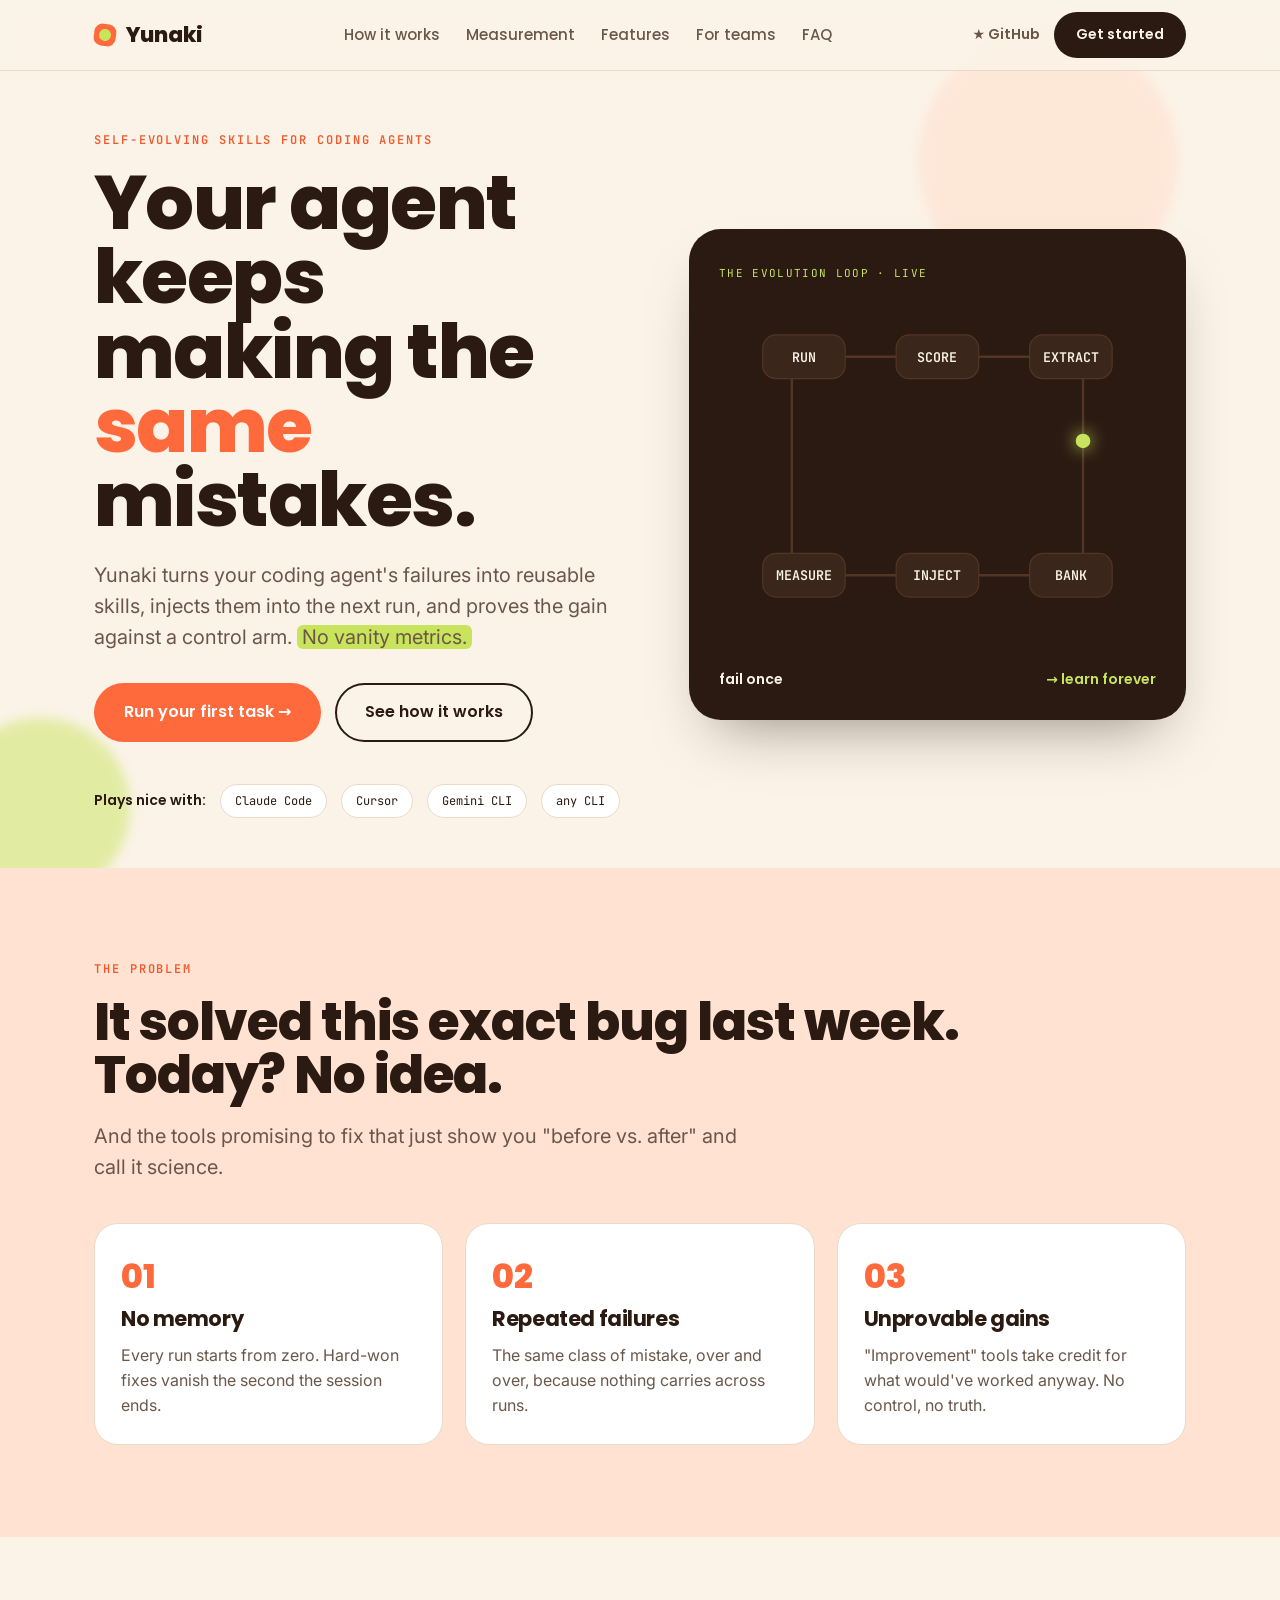
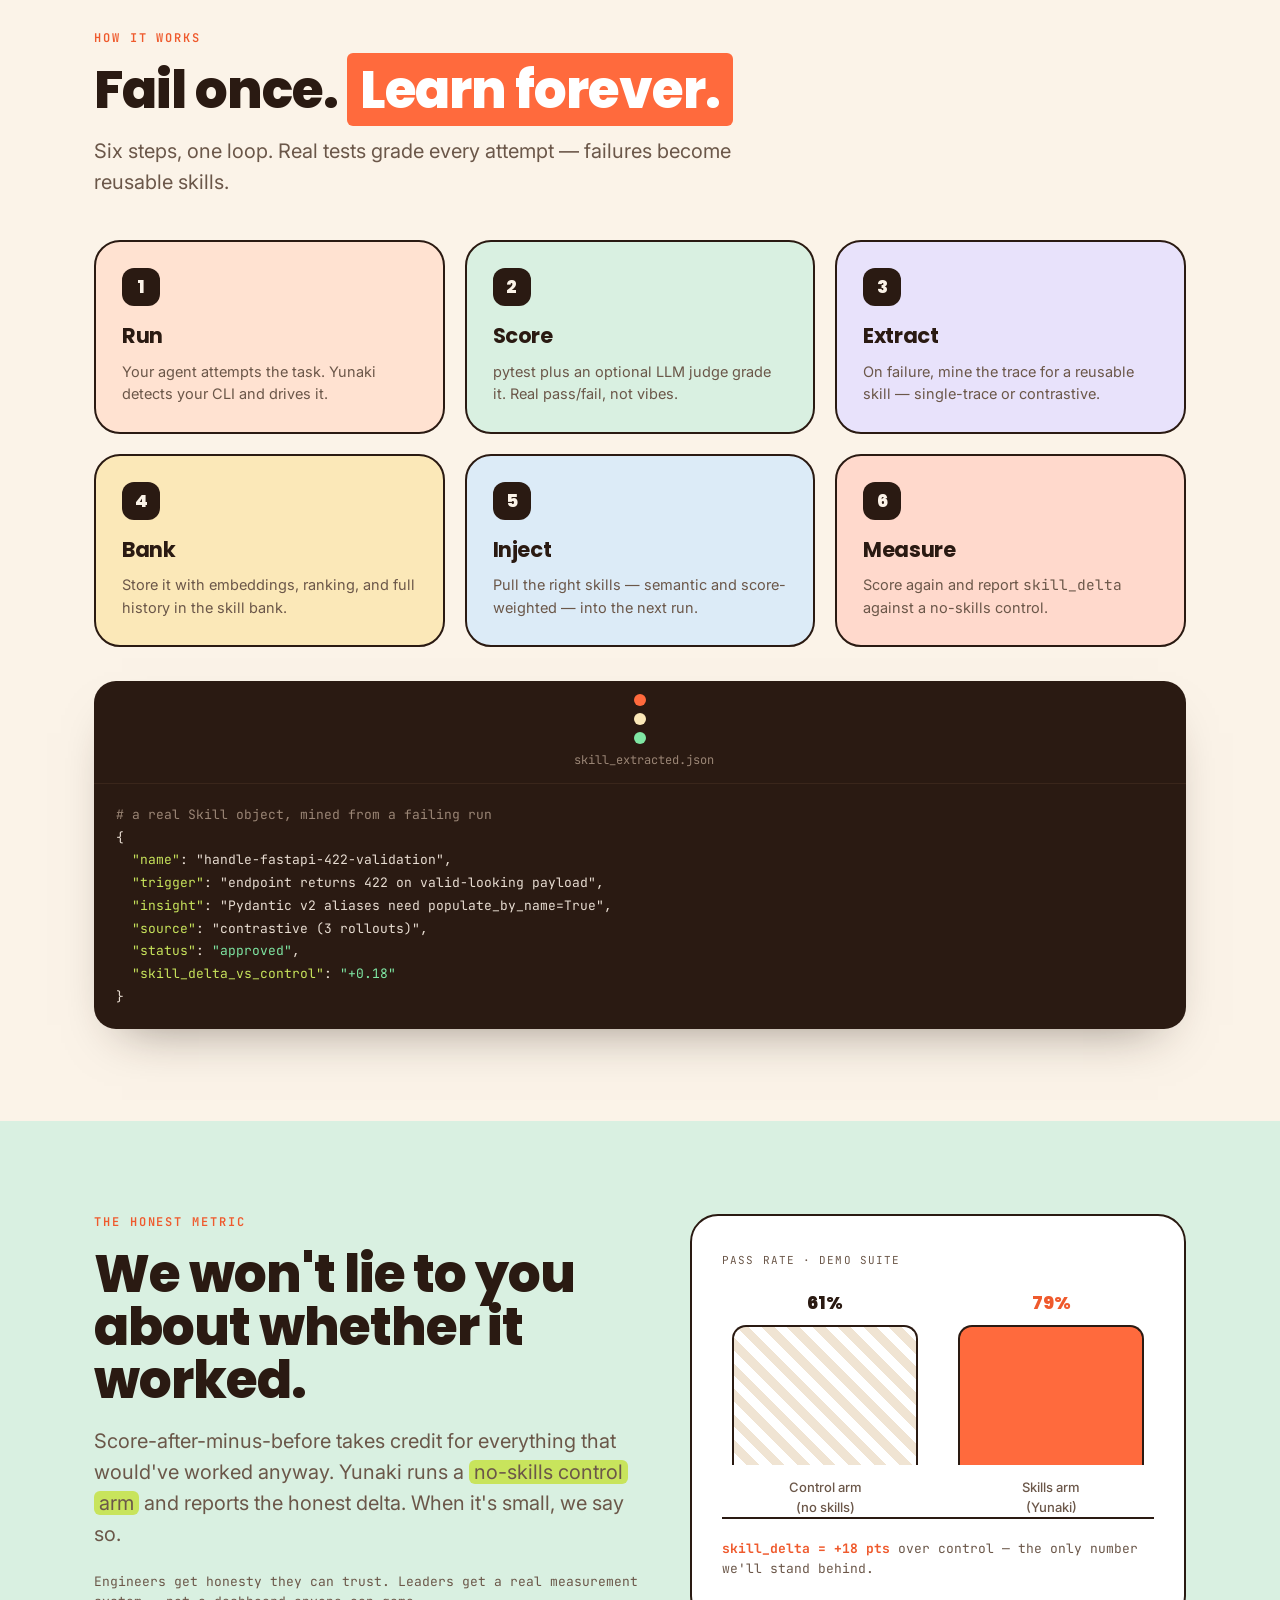
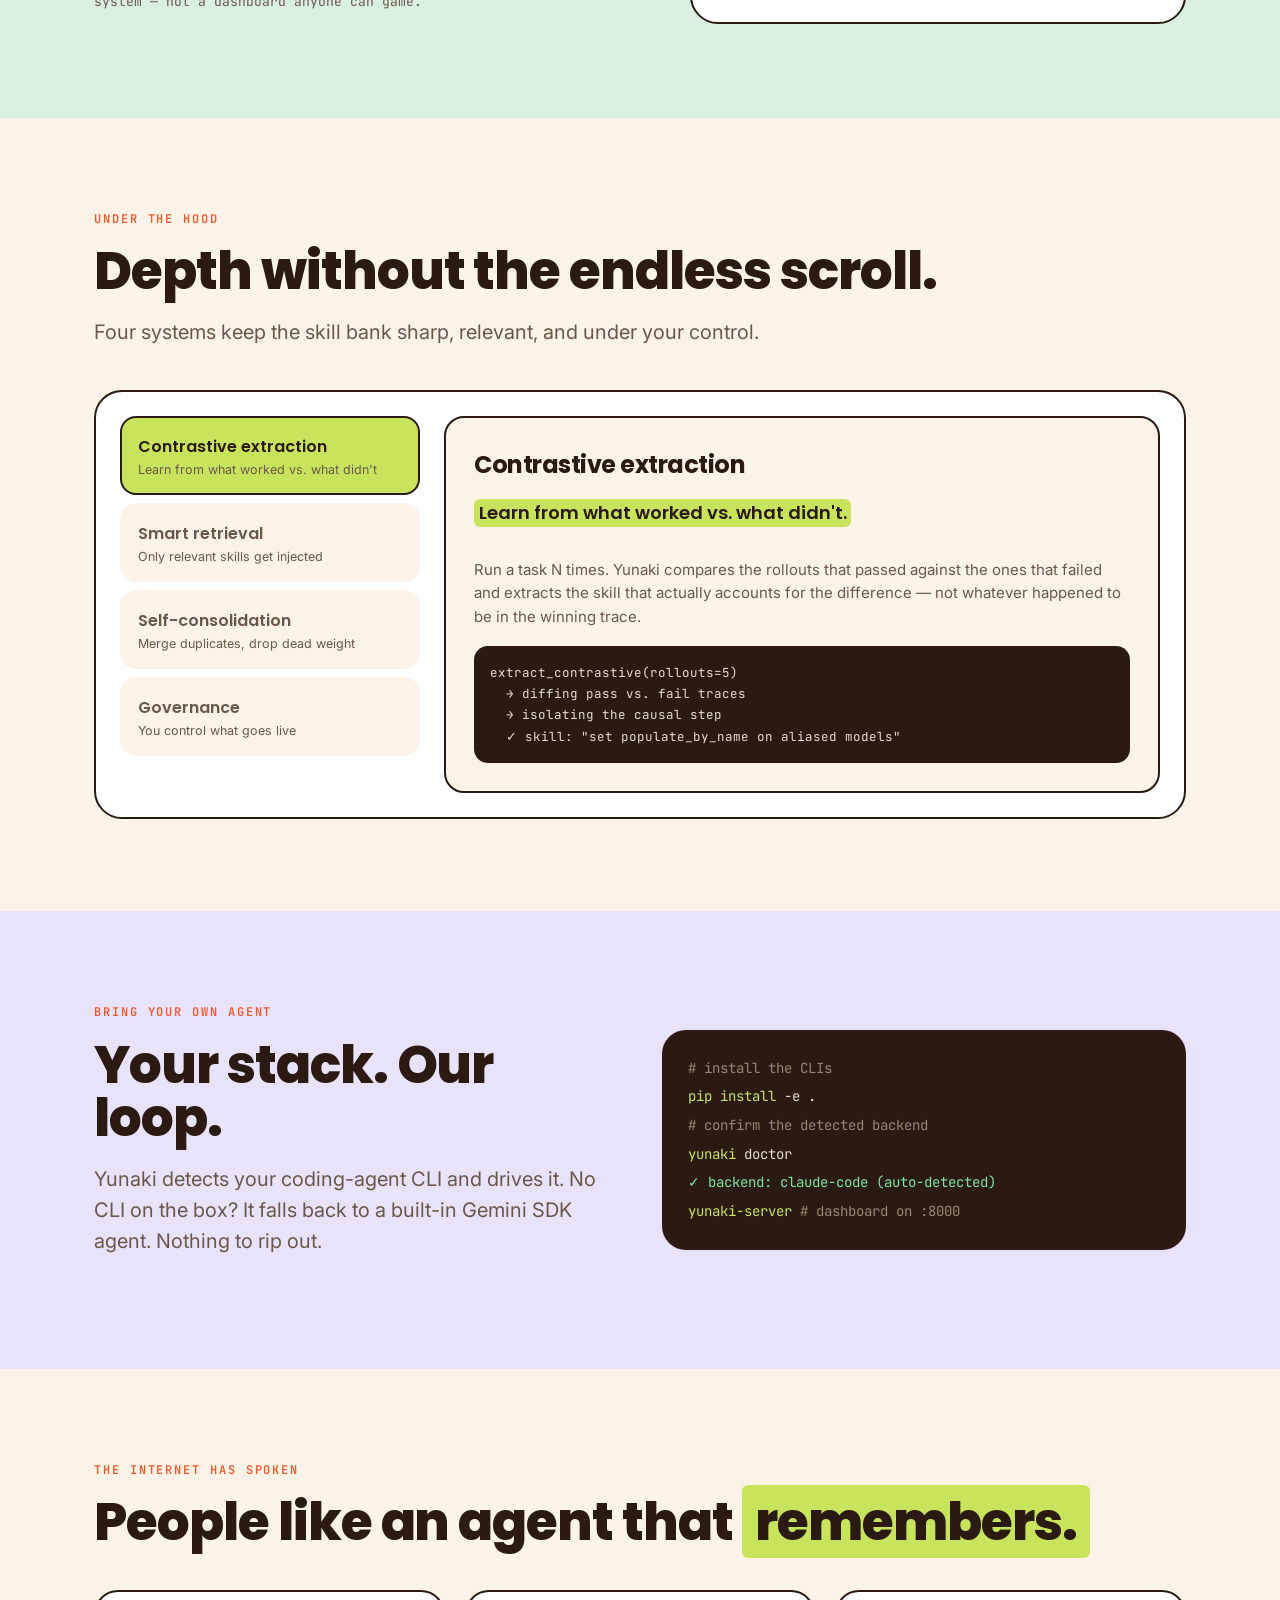
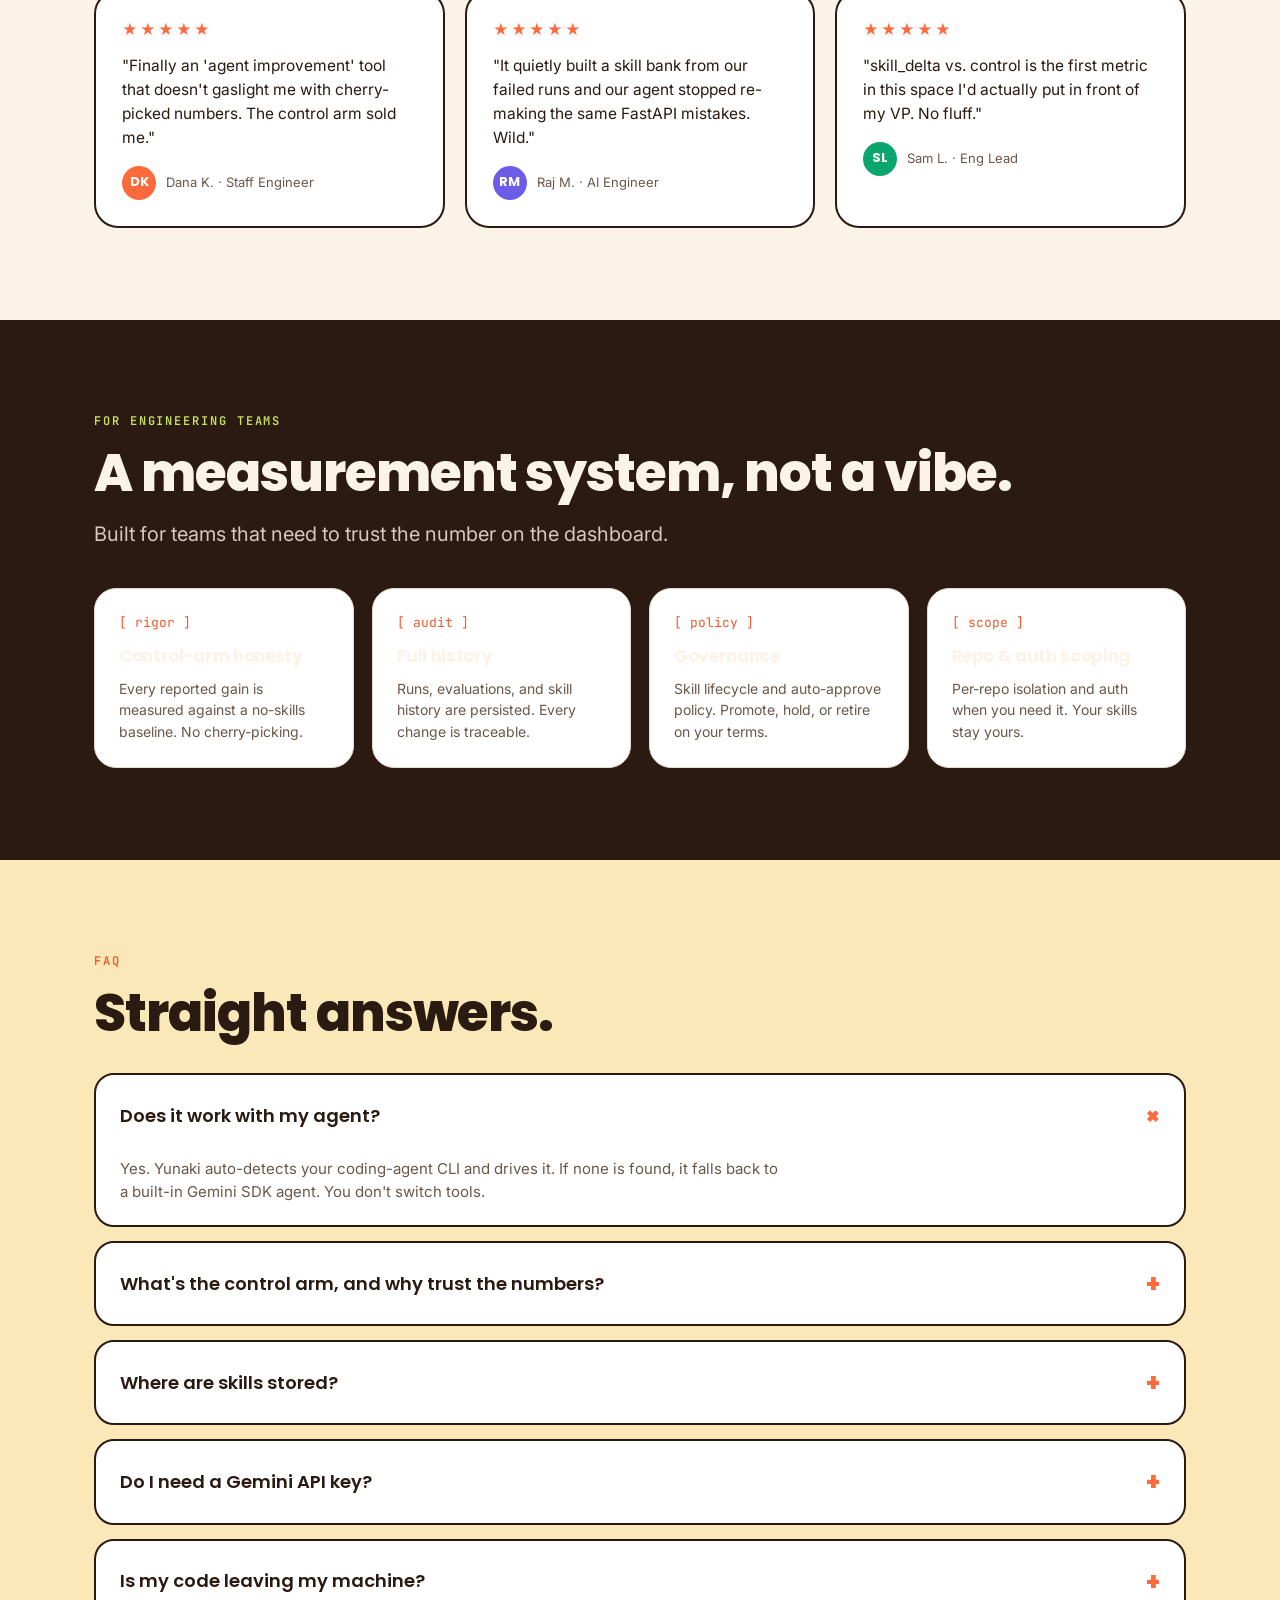
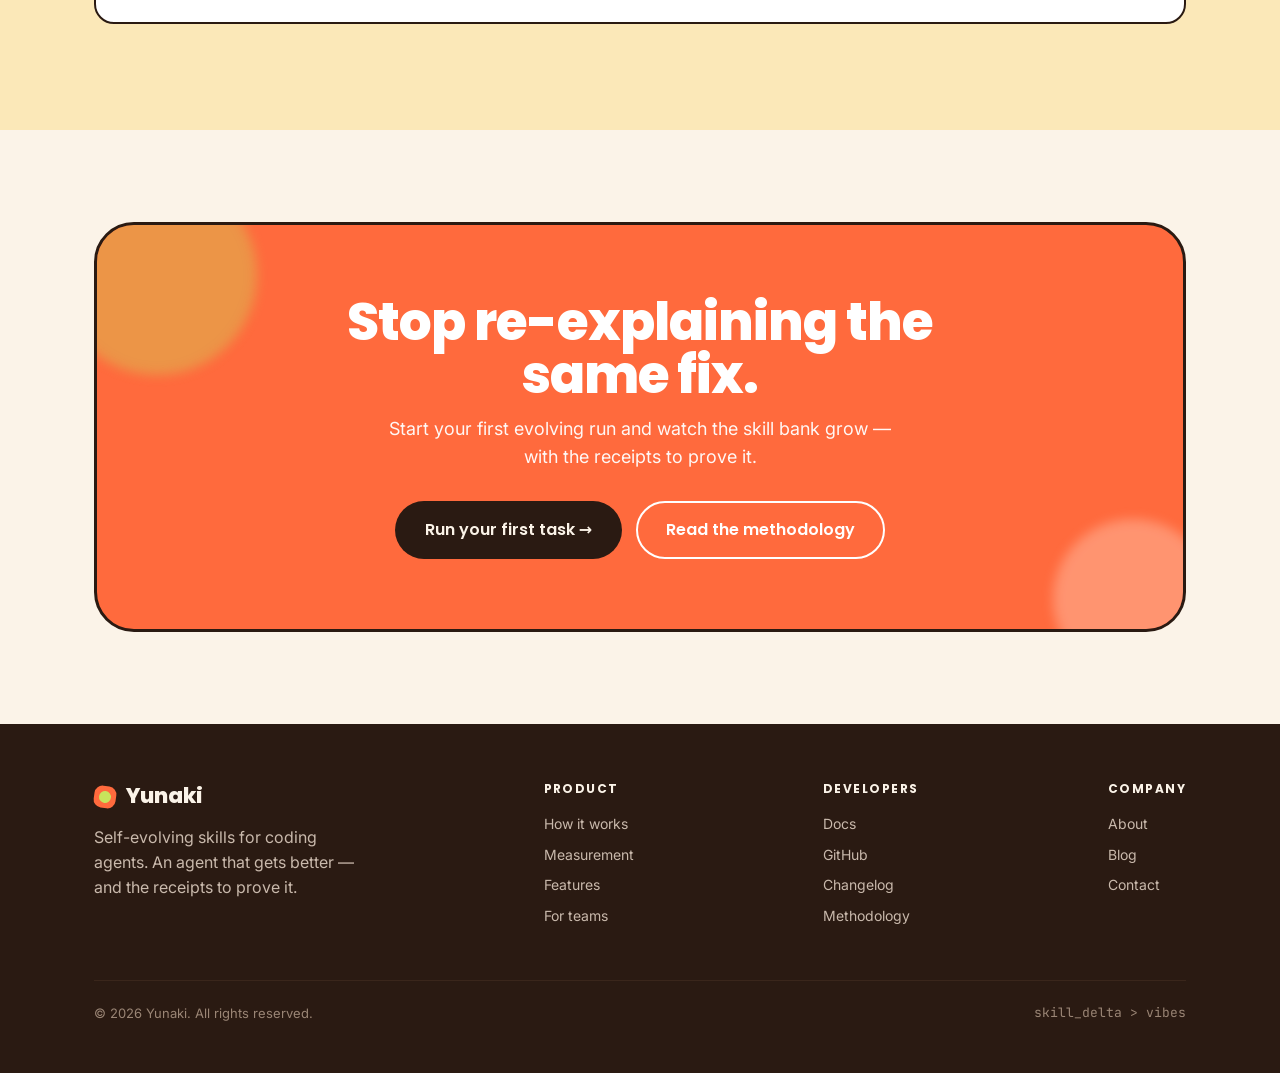
<file: landing-page-cleo.html>
<!DOCTYPE html>
<html lang="en">
<head>
<meta charset="UTF-8" />
<meta name="viewport" content="width=device-width, initial-scale=1.0" />
<title>Yunaki — coding agents that actually learn</title>
<link rel="preconnect" href="https://fonts.googleapis.com">
<link rel="preconnect" href="https://fonts.gstatic.com" crossorigin>
<link href="https://fonts.googleapis.com/css2?family=Poppins:wght@500;600;700;800&family=Inter:wght@400;500;600&family=JetBrains+Mono:wght@400;600&display=swap" rel="stylesheet">
<style>
  :root{
    --cream:#FBF3E8;          /* warm light base */
    --cream-2:#F6EADA;
    --ink:#2A1A12;            /* deep cocoa text */
    --ink-soft:#6b5749;
    --coral:#FF6A3D;          /* primary playful accent */
    --coral-d:#ef5a2d;
    --lime:#C8E45C;           /* secondary pop */
    --peach:#FFE2D1;
    --mint:#D9F0E1;
    --lilac:#E8E2FB;
    --butter:#FBE8B8;
    --sky:#DCEBF7;
    --card:#FFFFFF;
    --line:#EADBC9;
    --maxw:1140px;
    --mono:"JetBrains Mono",ui-monospace,Menlo,monospace;
    --disp:"Poppins",system-ui,sans-serif;
    --sans:"Inter",system-ui,-apple-system,sans-serif;
  }
  *{box-sizing:border-box}
  html{scroll-behavior:smooth}
  body{margin:0;background:var(--cream);color:var(--ink);font-family:var(--sans);
    line-height:1.55;-webkit-font-smoothing:antialiased;overflow-x:hidden}
  a{color:inherit;text-decoration:none}
  .wrap{max-width:var(--maxw);margin:0 auto;padding:0 24px}
  .mono{font-family:var(--mono)}
  .mark{background:var(--lime);padding:0 .25em;border-radius:6px;box-decoration-break:clone;-webkit-box-decoration-break:clone}
  .mark-coral{background:var(--coral);color:#fff;padding:0 .25em;border-radius:6px}

  h1,h2,h3,.disp{font-family:var(--disp);letter-spacing:-.02em}
  h1{font-size:clamp(40px,6.6vw,76px);line-height:.98;margin:0;font-weight:800}
  h2{font-size:clamp(30px,4.6vw,52px);line-height:1.02;margin:0 0 16px;font-weight:800}
  h3{font-size:21px;margin:0 0 8px;font-weight:700}
  p.lead{font-size:clamp(17px,2vw,20px);color:var(--ink-soft);max-width:52ch}
  .eyebrow{font-family:var(--mono);font-size:12px;letter-spacing:.16em;text-transform:uppercase;
    color:var(--coral-d);margin:0 0 16px;font-weight:600}

  /* buttons — Cleo-style fat rounded pills */
  .btn{display:inline-flex;align-items:center;gap:8px;border-radius:999px;font-family:var(--disp);
    font-weight:600;font-size:16px;padding:15px 28px;cursor:pointer;border:2px solid transparent;transition:.18s ease}
  .btn-dark{background:var(--ink);color:var(--cream)}
  .btn-dark:hover{transform:translateY(-2px);box-shadow:0 14px 30px -12px rgba(42,26,18,.55)}
  .btn-coral{background:var(--coral);color:#fff}
  .btn-coral:hover{transform:translateY(-2px);box-shadow:0 14px 30px -12px rgba(255,106,61,.6)}
  .btn-ghost{background:transparent;color:var(--ink);border-color:var(--ink)}
  .btn-ghost:hover{background:var(--ink);color:var(--cream)}

  /* nav */
  nav{position:sticky;top:0;z-index:60;background:rgba(251,243,232,.82);backdrop-filter:blur(10px);
    border-bottom:1px solid var(--line)}
  .nav-in{display:flex;align-items:center;justify-content:space-between;height:70px}
  .brand{display:flex;align-items:center;gap:10px;font-family:var(--disp);font-weight:800;font-size:21px}
  .logo-dot{width:22px;height:22px;border-radius:8px;background:var(--coral);position:relative;transform:rotate(8deg)}
  .logo-dot::after{content:"";position:absolute;inset:5px;border-radius:50%;background:var(--lime)}
  .nav-links{display:flex;gap:26px;font-size:15px;font-weight:500;color:var(--ink-soft);font-family:var(--disp)}
  .nav-links a:hover{color:var(--ink)}
  .nav-right{display:flex;align-items:center;gap:14px}
  .btn-sm{padding:10px 20px;font-size:14px}
  @media(max-width:880px){.nav-links{display:none}}

  section{padding:92px 0;position:relative}
  .tint-peach{background:var(--peach)}
  .tint-mint{background:var(--mint)}
  .tint-lilac{background:var(--lilac)}
  .tint-butter{background:var(--butter)}
  .tint-ink{background:var(--ink);color:var(--cream)}
  .tint-ink h2,.tint-ink .eyebrow{color:var(--cream)}
  .tint-ink .eyebrow{color:var(--lime)}
  .tint-ink p.lead{color:#d8c8bb}

  /* big rounded blob behind hero */
  .hero{padding-top:60px;padding-bottom:50px;position:relative}
  .hero-grid{display:grid;grid-template-columns:1.05fr .95fr;gap:46px;align-items:center}
  .hero h1 em{font-style:normal;color:var(--coral)}
  .cta-row{display:flex;gap:14px;margin-top:30px;flex-wrap:wrap}
  .blob{position:absolute;border-radius:50%;filter:blur(6px);z-index:0;opacity:.7}
  .blob.b1{width:260px;height:260px;background:var(--peach);top:-40px;right:8%}
  .blob.b2{width:180px;height:180px;background:var(--lime);bottom:-30px;left:-50px;opacity:.5}
  .hero .wrap{position:relative;z-index:2}
  @media(max-width:880px){.hero-grid{grid-template-columns:1fr;gap:34px}}

  /* loop card — bright */
  .loop-card{background:var(--ink);border-radius:32px;padding:30px;position:relative;overflow:hidden;
    box-shadow:0 30px 60px -28px rgba(42,26,18,.5)}
  .loop-card .tag{font-family:var(--mono);font-size:11px;color:var(--lime);letter-spacing:.12em;text-transform:uppercase}
  svg .node rect{fill:#3a261b;stroke:#523524}
  svg .node text{fill:var(--cream);font-family:var(--mono);font-size:11px;font-weight:600}
  svg .edge{stroke:#523524;stroke-width:2;fill:none}
  .pulse{fill:var(--lime);filter:drop-shadow(0 0 7px var(--lime))}
  .loop-foot{display:flex;justify-content:space-between;margin-top:14px;font-family:var(--disp);font-weight:600;font-size:14px;color:var(--cream)}
  .loop-foot .y{color:var(--lime)}

  /* trust chips */
  .trust{margin-top:42px;display:flex;flex-wrap:wrap;gap:10px 14px;align-items:center;font-size:14px;color:var(--ink-soft)}
  .trust b{font-family:var(--disp);font-weight:600;color:var(--ink)}
  .chip{font-family:var(--mono);font-size:12px;color:var(--ink);border-radius:999px;padding:7px 14px;background:#fff;border:1px solid var(--line)}

  /* problem three */
  .three{display:grid;grid-template-columns:repeat(3,1fr);gap:22px;margin-top:40px}
  .three .cell{background:#fff;border-radius:24px;padding:26px;border:1px solid var(--line)}
  .three .cell .n{font-family:var(--disp);font-weight:800;font-size:34px;color:var(--coral)}
  .three .cell p{color:var(--ink-soft);margin:6px 0 0}
  @media(max-width:760px){.three{grid-template-columns:1fr}}

  /* steps — colorful rounded cards */
  .steps{display:grid;grid-template-columns:repeat(3,1fr);gap:20px;margin-top:42px}
  .step{border-radius:26px;padding:26px;transition:.18s;border:2px solid var(--ink)}
  .step:hover{transform:translateY(-5px)}
  .step:nth-child(1){background:var(--peach)} .step:nth-child(2){background:var(--mint)}
  .step:nth-child(3){background:var(--lilac)} .step:nth-child(4){background:var(--butter)}
  .step:nth-child(5){background:var(--sky)} .step:nth-child(6){background:#FFD9CC}
  .step .num{display:inline-grid;place-items:center;width:38px;height:38px;border-radius:12px;background:var(--ink);
    color:var(--cream);font-family:var(--disp);font-weight:800;font-size:18px;margin-bottom:14px}
  .step p{color:var(--ink-soft);font-size:14.5px;margin:0}
  @media(max-width:760px){.steps{grid-template-columns:1fr}}

  /* code panel */
  .codepanel{margin-top:34px;background:var(--ink);border-radius:22px;overflow:hidden;box-shadow:0 24px 50px -28px rgba(42,26,18,.5)}
  .codepanel .bar{display:flex;align-items:center;gap:7px;padding:13px 16px;border-bottom:1px solid #3a261b}
  .dot{width:12px;height:12px;border-radius:50%}
  .codepanel pre{margin:0;padding:20px 22px;font-family:var(--mono);font-size:13px;line-height:1.75;overflow-x:auto;color:#e8ddd2}
  .codepanel .ky{color:var(--lime)} .codepanel .st{color:#7fe6a3} .codepanel .cm{color:#9a8575}

  /* honest metric */
  .honest-grid{display:grid;grid-template-columns:1.05fr .95fr;gap:48px;align-items:center}
  .chart{background:#fff;border-radius:28px;padding:30px;border:2px solid var(--ink)}
  .bars{display:flex;align-items:flex-end;gap:40px;height:230px;padding:0 10px;border-bottom:2px solid var(--ink)}
  .bar{flex:1;display:flex;flex-direction:column;align-items:center;justify-content:flex-end;height:100%}
  .bar .col{width:100%;border-radius:14px 14px 0 0;height:0;transition:height 1.1s cubic-bezier(.2,.7,.2,1);border:2px solid var(--ink);border-bottom:none}
  .bar.control .col{background:repeating-linear-gradient(45deg,#fff,#fff 9px,#f0e4d3 9px,#f0e4d3 18px)}
  .bar.skills .col{background:var(--coral)}
  .bar .v{font-family:var(--disp);font-weight:800;margin-bottom:8px;font-size:18px}
  .bar.skills .v{color:var(--coral-d)}
  .bar .lbl{margin-top:12px;font-size:13px;color:var(--ink-soft);text-align:center;font-weight:500}
  .delta{margin-top:20px;font-family:var(--mono);font-size:13px;color:var(--ink-soft)}
  .delta b{color:var(--coral-d)}
  @media(max-width:880px){.honest-grid{grid-template-columns:1fr;gap:30px}}

  /* tabs */
  .tabs{display:grid;grid-template-columns:300px 1fr;gap:24px;margin-top:42px;
    background:#fff;border-radius:28px;padding:24px;border:2px solid var(--ink)}
  .tablist{display:flex;flex-direction:column;gap:8px}
  .tabbtn{text-align:left;background:var(--cream);border:2px solid transparent;color:var(--ink-soft);
    padding:16px;border-radius:16px;cursor:pointer;font-family:var(--disp);font-size:16px;font-weight:600;transition:.15s}
  .tabbtn small{display:block;font-weight:400;font-size:12.5px;color:var(--ink-soft);margin-top:3px;font-family:var(--sans)}
  .tabbtn.on{background:var(--lime);border-color:var(--ink);color:var(--ink)}
  .tabpanel{background:var(--cream);border-radius:20px;padding:28px;min-height:300px;border:2px solid var(--ink)}
  .tabpanel h3{font-size:24px}
  .tabpanel .pay{font-size:18px;font-family:var(--disp);font-weight:600;margin:8px 0 16px;display:inline-block}
  .tabpanel p{color:var(--ink-soft);font-size:15px}
  .tabpanel pre{margin:18px 0 0;font-family:var(--mono);font-size:12.5px;color:#e8ddd2;background:var(--ink);
    border-radius:14px;padding:16px;overflow-x:auto;line-height:1.7}
  @media(max-width:780px){.tabs{grid-template-columns:1fr}.tablist{flex-direction:row;overflow-x:auto}.tabbtn{min-width:200px}}

  /* compat */
  .compat-grid{display:grid;grid-template-columns:1fr 1fr;gap:44px;align-items:center}
  .install{background:var(--ink);border-radius:24px;padding:24px 26px;font-family:var(--mono);font-size:14px;line-height:2.05;color:#e8ddd2}
  .install .p{color:var(--lime)} .install .cm{color:#9a8575} .install .ok{color:#7fe6a3}
  @media(max-width:780px){.compat-grid{grid-template-columns:1fr;gap:26px}}

  /* testimonials */
  .quotes{display:grid;grid-template-columns:repeat(3,1fr);gap:20px;margin-top:42px}
  .quote{background:#fff;border-radius:24px;padding:26px;border:2px solid var(--ink)}
  .quote .stars{color:var(--coral);font-size:15px;letter-spacing:2px;margin-bottom:12px}
  .quote p{font-size:15.5px;margin:0 0 16px}
  .quote .who{display:flex;align-items:center;gap:10px;font-size:13px;color:var(--ink-soft)}
  .quote .av{width:34px;height:34px;border-radius:50%;display:grid;place-items:center;font-family:var(--disp);font-weight:700;color:#fff}
  @media(max-width:820px){.quotes{grid-template-columns:1fr}}

  /* teams */
  .teams-grid{display:grid;grid-template-columns:repeat(4,1fr);gap:18px;margin-top:38px}
  .tcard{background:#fff;border-radius:22px;padding:24px;border:1px solid var(--line)}
  .tcard .ico{font-family:var(--mono);font-size:13px;color:var(--coral-d);margin-bottom:10px}
  .tcard h3{font-size:17px}
  .tcard p{color:var(--ink-soft);font-size:14px;margin:0}
  @media(max-width:880px){.teams-grid{grid-template-columns:1fr 1fr}}
  @media(max-width:520px){.teams-grid{grid-template-columns:1fr}}

  /* faq */
  .faq-list{margin-top:34px}
  details{background:#fff;border:2px solid var(--ink);border-radius:20px;margin-bottom:14px;padding:0 24px}
  summary{list-style:none;cursor:pointer;padding:22px 0;display:flex;justify-content:space-between;
    align-items:center;font-family:var(--disp);font-weight:600;font-size:18px;gap:20px}
  summary::-webkit-details-marker{display:none}
  summary .plus{color:var(--coral);font-family:var(--disp);font-weight:800;transition:.2s;flex-shrink:0;font-size:24px}
  details[open] summary .plus{transform:rotate(45deg)}
  details p{color:var(--ink-soft);margin:0 0 22px;max-width:74ch;font-size:15px}

  /* final cta */
  .final{text-align:center}
  .final-card{background:var(--coral);border-radius:40px;padding:70px 40px;position:relative;overflow:hidden;border:3px solid var(--ink)}
  .final-card h2{color:#fff;max-width:18ch;margin:0 auto 14px}
  .final-card p{color:#fff;opacity:.95;font-size:18px;max-width:48ch;margin:0 auto}
  .final-card .cta-row{justify-content:center;margin-top:30px}
  .final-card .blob{opacity:.35}
  .final-card .fb1{width:200px;height:200px;background:var(--lime);top:-50px;left:-40px}
  .final-card .fb2{width:160px;height:160px;background:var(--peach);bottom:-50px;right:-30px}

  /* footer */
  footer{background:var(--ink);color:#c9b9ac;padding:56px 0 50px}
  .foot-grid{display:flex;justify-content:space-between;gap:30px;flex-wrap:wrap}
  .foot-grid .brand{color:var(--cream)}
  .foot-col h4{font-family:var(--disp);font-size:12px;text-transform:uppercase;letter-spacing:.12em;color:var(--cream);margin:0 0 14px}
  .foot-col a{display:block;color:#c9b9ac;margin-bottom:9px;font-size:14px}
  .foot-col a:hover{color:var(--lime)}
  .foot-bottom{margin-top:44px;padding-top:22px;border-top:1px solid #3a261b;display:flex;
    justify-content:space-between;gap:14px;flex-wrap:wrap;font-size:13px;color:#9a8575}

  @media (prefers-reduced-motion: reduce){
    *{animation:none!important;transition:none!important}
    html{scroll-behavior:auto}
    .pulse{display:none}
  }
</style>
</head>
<body>

<!-- NAV -->
<nav>
  <div class="wrap nav-in">
    <div class="brand"><span class="logo-dot"></span> Yunaki</div>
    <div class="nav-links">
      <a href="#how">How it works</a>
      <a href="#honest">Measurement</a>
      <a href="#features">Features</a>
      <a href="#teams">For teams</a>
      <a href="#faq">FAQ</a>
    </div>
    <div class="nav-right">
      <a href="#" style="font-family:var(--disp);font-weight:600;font-size:14px;color:var(--ink-soft)">★ GitHub</a>
      <a class="btn btn-dark btn-sm" href="#cta">Get started</a>
    </div>
  </div>
</nav>

<!-- HERO -->
<header class="hero">
  <span class="blob b1"></span><span class="blob b2"></span>
  <div class="wrap">
    <div class="hero-grid">
      <div>
        <p class="eyebrow">Self-evolving skills for coding agents</p>
        <h1>Your agent keeps<br>making the <em>same</em><br>mistakes.</h1>
        <p class="lead" style="margin-top:22px">
          Yunaki turns your coding agent's failures into reusable skills, injects them into the next run,
          and proves the gain against a control arm. <span class="mark">No vanity metrics.</span>
        </p>
        <div class="cta-row">
          <a class="btn btn-coral" href="#cta">Run your first task →</a>
          <a class="btn btn-ghost" href="#how">See how it works</a>
        </div>
        <div class="trust">
          <b>Plays nice with:</b>
          <span class="chip">Claude Code</span>
          <span class="chip">Cursor</span>
          <span class="chip">Gemini CLI</span>
          <span class="chip">any CLI</span>
        </div>
      </div>

      <div class="loop-card">
        <span class="tag">the evolution loop · live</span>
        <svg viewBox="0 0 360 300" width="100%" aria-label="Yunaki evolution loop">
          <path class="edge" d="M70,60 H290 Q300,60 300,70 V230 Q300,240 290,240 H70 Q60,240 60,230 V70 Q60,60 70,60 Z"/>
          <g class="node">
            <g transform="translate(36,42)"><rect width="68" height="36" rx="11"/><text x="34" y="22" text-anchor="middle">RUN</text></g>
            <g transform="translate(146,42)"><rect width="68" height="36" rx="11"/><text x="34" y="22" text-anchor="middle">SCORE</text></g>
            <g transform="translate(256,42)"><rect width="68" height="36" rx="11"/><text x="34" y="22" text-anchor="middle">EXTRACT</text></g>
            <g transform="translate(256,222)"><rect width="68" height="36" rx="11"/><text x="34" y="22" text-anchor="middle">BANK</text></g>
            <g transform="translate(146,222)"><rect width="68" height="36" rx="11"/><text x="34" y="22" text-anchor="middle">INJECT</text></g>
            <g transform="translate(36,222)"><rect width="68" height="36" rx="11"/><text x="34" y="22" text-anchor="middle">MEASURE</text></g>
          </g>
          <circle class="pulse" r="6">
            <animateMotion dur="6s" repeatCount="indefinite"
              path="M70,60 H290 Q300,60 300,70 V230 Q300,240 290,240 H70 Q60,240 60,230 V70 Q60,60 70,60 Z"/>
          </circle>
        </svg>
        <div class="loop-foot"><span>fail once</span><span class="y">→ learn forever</span></div>
      </div>
    </div>
  </div>
</header>

<!-- PROBLEM -->
<section class="tint-peach">
  <div class="wrap">
    <p class="eyebrow">The problem</p>
    <h2>It solved this exact bug last week.<br>Today? No idea.</h2>
    <p class="lead">And the tools promising to fix that just show you "before vs. after" and call it science.</p>
    <div class="three">
      <div class="cell"><div class="n">01</div><h3>No memory</h3><p>Every run starts from zero. Hard-won fixes vanish the second the session ends.</p></div>
      <div class="cell"><div class="n">02</div><h3>Repeated failures</h3><p>The same class of mistake, over and over, because nothing carries across runs.</p></div>
      <div class="cell"><div class="n">03</div><h3>Unprovable gains</h3><p>"Improvement" tools take credit for what would've worked anyway. No control, no truth.</p></div>
    </div>
  </div>
</section>

<!-- HOW IT WORKS -->
<section id="how">
  <div class="wrap">
    <p class="eyebrow">How it works</p>
    <h2>Fail once. <span class="mark-coral">Learn forever.</span></h2>
    <p class="lead">Six steps, one loop. Real tests grade every attempt — failures become reusable skills.</p>
    <div class="steps">
      <div class="step"><div class="num">1</div><h3>Run</h3><p>Your agent attempts the task. Yunaki detects your CLI and drives it.</p></div>
      <div class="step"><div class="num">2</div><h3>Score</h3><p>pytest plus an optional LLM judge grade it. Real pass/fail, not vibes.</p></div>
      <div class="step"><div class="num">3</div><h3>Extract</h3><p>On failure, mine the trace for a reusable skill — single-trace or contrastive.</p></div>
      <div class="step"><div class="num">4</div><h3>Bank</h3><p>Store it with embeddings, ranking, and full history in the skill bank.</p></div>
      <div class="step"><div class="num">5</div><h3>Inject</h3><p>Pull the right skills — semantic and score-weighted — into the next run.</p></div>
      <div class="step"><div class="num">6</div><h3>Measure</h3><p>Score again and report <span class="mono">skill_delta</span> against a no-skills control.</p></div>
    </div>

    <div class="codepanel">
      <div class="bar"><span class="dot" style="background:#FF6A3D"></span><span class="dot" style="background:#FBE8B8"></span><span class="dot" style="background:#7fe6a3"></span><span class="mono" style="margin-left:8px;font-size:12px;color:#9a8575">skill_extracted.json</span></div>
      <pre><span class="cm"># a real Skill object, mined from a failing run</span>
{
  <span class="ky">"name"</span>: "handle-fastapi-422-validation",
  <span class="ky">"trigger"</span>: "endpoint returns 422 on valid-looking payload",
  <span class="ky">"insight"</span>: "Pydantic v2 aliases need populate_by_name=True",
  <span class="ky">"source"</span>: "contrastive (3 rollouts)",
  <span class="ky">"status"</span>: <span class="st">"approved"</span>,
  <span class="ky">"skill_delta_vs_control"</span>: <span class="st">"+0.18"</span>
}</pre>
    </div>
  </div>
</section>

<!-- HONEST METRIC -->
<section id="honest" class="tint-mint">
  <div class="wrap">
    <div class="honest-grid">
      <div>
        <p class="eyebrow">The honest metric</p>
        <h2>We won't lie to you about whether it worked.</h2>
        <p class="lead">Score-after-minus-before takes credit for everything that would've worked anyway.
          Yunaki runs a <span class="mark">no-skills control arm</span> and reports the honest delta.
          When it's small, we say so.</p>
        <p class="delta" style="margin-top:22px">Engineers get honesty they can trust. Leaders get a real measurement system — not a dashboard anyone can game.</p>
      </div>
      <div class="chart" id="chart">
        <span class="mono" style="font-size:11px;color:var(--ink-soft);letter-spacing:.1em">PASS RATE · DEMO SUITE</span>
        <div class="bars" style="margin-top:18px">
          <div class="bar control"><span class="v">61%</span><div class="col" data-h="61"></div><span class="lbl">Control arm<br>(no skills)</span></div>
          <div class="bar skills"><span class="v">79%</span><div class="col" data-h="79"></div><span class="lbl">Skills arm<br>(Yunaki)</span></div>
        </div>
        <p class="delta"><b>skill_delta = +18 pts</b> over control — the only number we'll stand behind.</p>
      </div>
    </div>
  </div>
</section>

<!-- FEATURES TABS -->
<section id="features">
  <div class="wrap">
    <p class="eyebrow">Under the hood</p>
    <h2>Depth without the endless scroll.</h2>
    <p class="lead">Four systems keep the skill bank sharp, relevant, and under your control.</p>
    <div class="tabs">
      <div class="tablist" role="tablist">
        <button class="tabbtn on" data-tab="0">Contrastive extraction<small>Learn from what worked vs. what didn't</small></button>
        <button class="tabbtn" data-tab="1">Smart retrieval<small>Only relevant skills get injected</small></button>
        <button class="tabbtn" data-tab="2">Self-consolidation<small>Merge duplicates, drop dead weight</small></button>
        <button class="tabbtn" data-tab="3">Governance<small>You control what goes live</small></button>
      </div>
      <div class="tabpanel" id="panel"></div>
    </div>
  </div>
</section>

<!-- COMPATIBILITY -->
<section class="tint-lilac">
  <div class="wrap compat-grid">
    <div>
      <p class="eyebrow">Bring your own agent</p>
      <h2>Your stack. Our loop.</h2>
      <p class="lead">Yunaki detects your coding-agent CLI and drives it. No CLI on the box?
        It falls back to a built-in Gemini SDK agent. Nothing to rip out.</p>
    </div>
    <div class="install">
      <div><span class="cm"># install the CLIs</span></div>
      <div><span class="p">pip install</span> -e .</div>
      <div><span class="cm"># confirm the detected backend</span></div>
      <div><span class="p">yunaki</span> doctor</div>
      <div class="ok">✓ backend: claude-code (auto-detected)</div>
      <div><span class="p">yunaki-server</span>  <span class="cm"># dashboard on :8000</span></div>
    </div>
  </div>
</section>

<!-- TESTIMONIALS -->
<section>
  <div class="wrap">
    <p class="eyebrow">The internet has spoken</p>
    <h2>People like an agent that <span class="mark">remembers.</span></h2>
    <div class="quotes">
      <div class="quote"><div class="stars">★★★★★</div><p>"Finally an 'agent improvement' tool that doesn't gaslight me with cherry-picked numbers. The control arm sold me."</p>
        <div class="who"><span class="av" style="background:var(--coral)">DK</span> Dana K. · Staff Engineer</div></div>
      <div class="quote"><div class="stars">★★★★★</div><p>"It quietly built a skill bank from our failed runs and our agent stopped re-making the same FastAPI mistakes. Wild."</p>
        <div class="who"><span class="av" style="background:#6c5ce7">RM</span> Raj M. · AI Engineer</div></div>
      <div class="quote"><div class="stars">★★★★★</div><p>"skill_delta vs. control is the first metric in this space I'd actually put in front of my VP. No fluff."</p>
        <div class="who"><span class="av" style="background:#0aa66e">SL</span> Sam L. · Eng Lead</div></div>
    </div>
  </div>
</section>

<!-- FOR TEAMS -->
<section id="teams" class="tint-ink">
  <div class="wrap">
    <p class="eyebrow">For engineering teams</p>
    <h2>A measurement system, not a vibe.</h2>
    <p class="lead">Built for teams that need to trust the number on the dashboard.</p>
    <div class="teams-grid">
      <div class="tcard"><div class="ico mono">[ rigor ]</div><h3>Control-arm honesty</h3><p>Every reported gain is measured against a no-skills baseline. No cherry-picking.</p></div>
      <div class="tcard"><div class="ico mono">[ audit ]</div><h3>Full history</h3><p>Runs, evaluations, and skill history are persisted. Every change is traceable.</p></div>
      <div class="tcard"><div class="ico mono">[ policy ]</div><h3>Governance</h3><p>Skill lifecycle and auto-approve policy. Promote, hold, or retire on your terms.</p></div>
      <div class="tcard"><div class="ico mono">[ scope ]</div><h3>Repo &amp; auth scoping</h3><p>Per-repo isolation and auth when you need it. Your skills stay yours.</p></div>
    </div>
  </div>
</section>

<!-- FAQ -->
<section id="faq" class="tint-butter">
  <div class="wrap">
    <p class="eyebrow">FAQ</p>
    <h2>Straight answers.</h2>
    <div class="faq-list">
      <details open><summary>Does it work with my agent? <span class="plus">+</span></summary>
        <p>Yes. Yunaki auto-detects your coding-agent CLI and drives it. If none is found, it falls back to a built-in Gemini SDK agent. You don't switch tools.</p></details>
      <details><summary>What's the control arm, and why trust the numbers? <span class="plus">+</span></summary>
        <p>Before measuring improvement, Yunaki runs the same task with no skills injected — the control. We report <span class="mono">skill_delta</span>, the gain over that baseline, never raw score-after-minus-before. When it's small, we show it anyway.</p></details>
      <details><summary>Where are skills stored? <span class="plus">+</span></summary>
        <p>In a MongoDB-backed skill bank — skills, history, and embeddings — alongside your runs and evaluations. Ranking, merge/drop, and history are first-class.</p></details>
      <details><summary>Do I need a Gemini API key? <span class="plus">+</span></summary>
        <p>Only as a fallback — if no coding-agent CLI is detected, or if you pin a Gemini model for meta-operations. With a detected CLI, it's optional.</p></details>
      <details><summary>Is my code leaving my machine? <span class="plus">+</span></summary>
        <p>Yunaki runs locally against your repo and your chosen agent backend. You control the backend, storage, and auth posture.</p></details>
    </div>
  </div>
</section>

<!-- FINAL CTA -->
<section id="cta" class="final">
  <div class="wrap">
    <div class="final-card">
      <span class="blob fb1"></span><span class="blob fb2"></span>
      <div style="position:relative;z-index:2">
        <h2>Stop re-explaining the same fix.</h2>
        <p>Start your first evolving run and watch the skill bank grow — with the receipts to prove it.</p>
        <div class="cta-row">
          <a class="btn btn-dark" href="#">Run your first task →</a>
          <a class="btn btn-ghost" style="border-color:#fff;color:#fff" href="#">Read the methodology</a>
        </div>
      </div>
    </div>
  </div>
</section>

<!-- FOOTER -->
<footer>
  <div class="wrap">
    <div class="foot-grid">
      <div style="max-width:260px">
        <div class="brand" style="margin-bottom:12px"><span class="logo-dot"></span> Yunaki</div>
        <p style="margin:0;color:#c9b9ac">Self-evolving skills for coding agents. An agent that gets better — and the receipts to prove it.</p>
      </div>
      <div class="foot-col"><h4>Product</h4><a href="#how">How it works</a><a href="#honest">Measurement</a><a href="#features">Features</a><a href="#teams">For teams</a></div>
      <div class="foot-col"><h4>Developers</h4><a href="#">Docs</a><a href="#">GitHub</a><a href="#">Changelog</a><a href="#">Methodology</a></div>
      <div class="foot-col"><h4>Company</h4><a href="#">About</a><a href="#">Blog</a><a href="#">Contact</a></div>
    </div>
    <div class="foot-bottom">
      <span>© 2026 Yunaki. All rights reserved.</span>
      <span class="mono">skill_delta &gt; vibes</span>
    </div>
  </div>
</footer>

<script>
  const panels = [
    {h:"Contrastive extraction", pay:"Learn from what worked vs. what didn't.",
     body:"Run a task N times. Yunaki compares the rollouts that passed against the ones that failed and extracts the skill that actually accounts for the difference — not whatever happened to be in the winning trace.",
     code:'extract_contrastive(rollouts=5)\n  → diffing pass vs. fail traces\n  → isolating the causal step\n  ✓ skill: "set populate_by_name on aliased models"'},
    {h:"Smart retrieval", pay:"Only relevant skills get injected.",
     body:"Retrieval is semantic and optionally score-weighted, so high-performing, on-topic skills surface first. The agent's context stays lean — no dumping the whole bank into every prompt.",
     code:'retrieve(task, weighted=True)\n  → semantic match over skill embeddings\n  → re-rank by historical skill_delta\n  ✓ injected 3 of 214 skills'},
    {h:"Self-consolidation", pay:"Merge duplicates, drop dead weight.",
     body:"Periodically, Yunaki merges near-duplicate skills and retires ones that never move the needle. The bank gets sharper over time instead of bloating into noise.",
     code:'consolidate()\n  → merged 6 near-duplicates\n  → dropped 4 skills (delta ≈ 0)\n  ✓ bank: 214 → 204, signal up'},
    {h:"Governance", pay:"You control what goes live.",
     body:"Every skill moves through a status lifecycle with an auto-approve policy you set. Hold new skills for review, auto-promote proven ones, retire the rest — your call.",
     code:'status: draft → candidate → approved\n  policy: auto_approve if delta > 0.1\n  ✓ 2 promoted · 1 held for review'}
  ];
  const panelEl = document.getElementById('panel');
  function render(i){
    const p = panels[i];
    panelEl.innerHTML = `<h3>${p.h}</h3><div class="pay mark">${p.pay}</div><p>${p.body}</p><pre>${p.code}</pre>`;
  }
  document.querySelectorAll('.tabbtn').forEach(b=>{
    b.addEventListener('click',()=>{
      document.querySelectorAll('.tabbtn').forEach(x=>x.classList.remove('on'));
      b.classList.add('on'); render(+b.dataset.tab);
    });
  });
  render(0);

  const chart = document.getElementById('chart');
  const io = new IntersectionObserver((es)=>{
    es.forEach(e=>{ if(e.isIntersecting){
      chart.querySelectorAll('.col').forEach(c=>{ c.style.height=(c.dataset.h*2.3)+'px'; });
      io.disconnect();
    }});
  },{threshold:.4});
  if(chart) io.observe(chart);
</script>
</body>
</html>
</file>
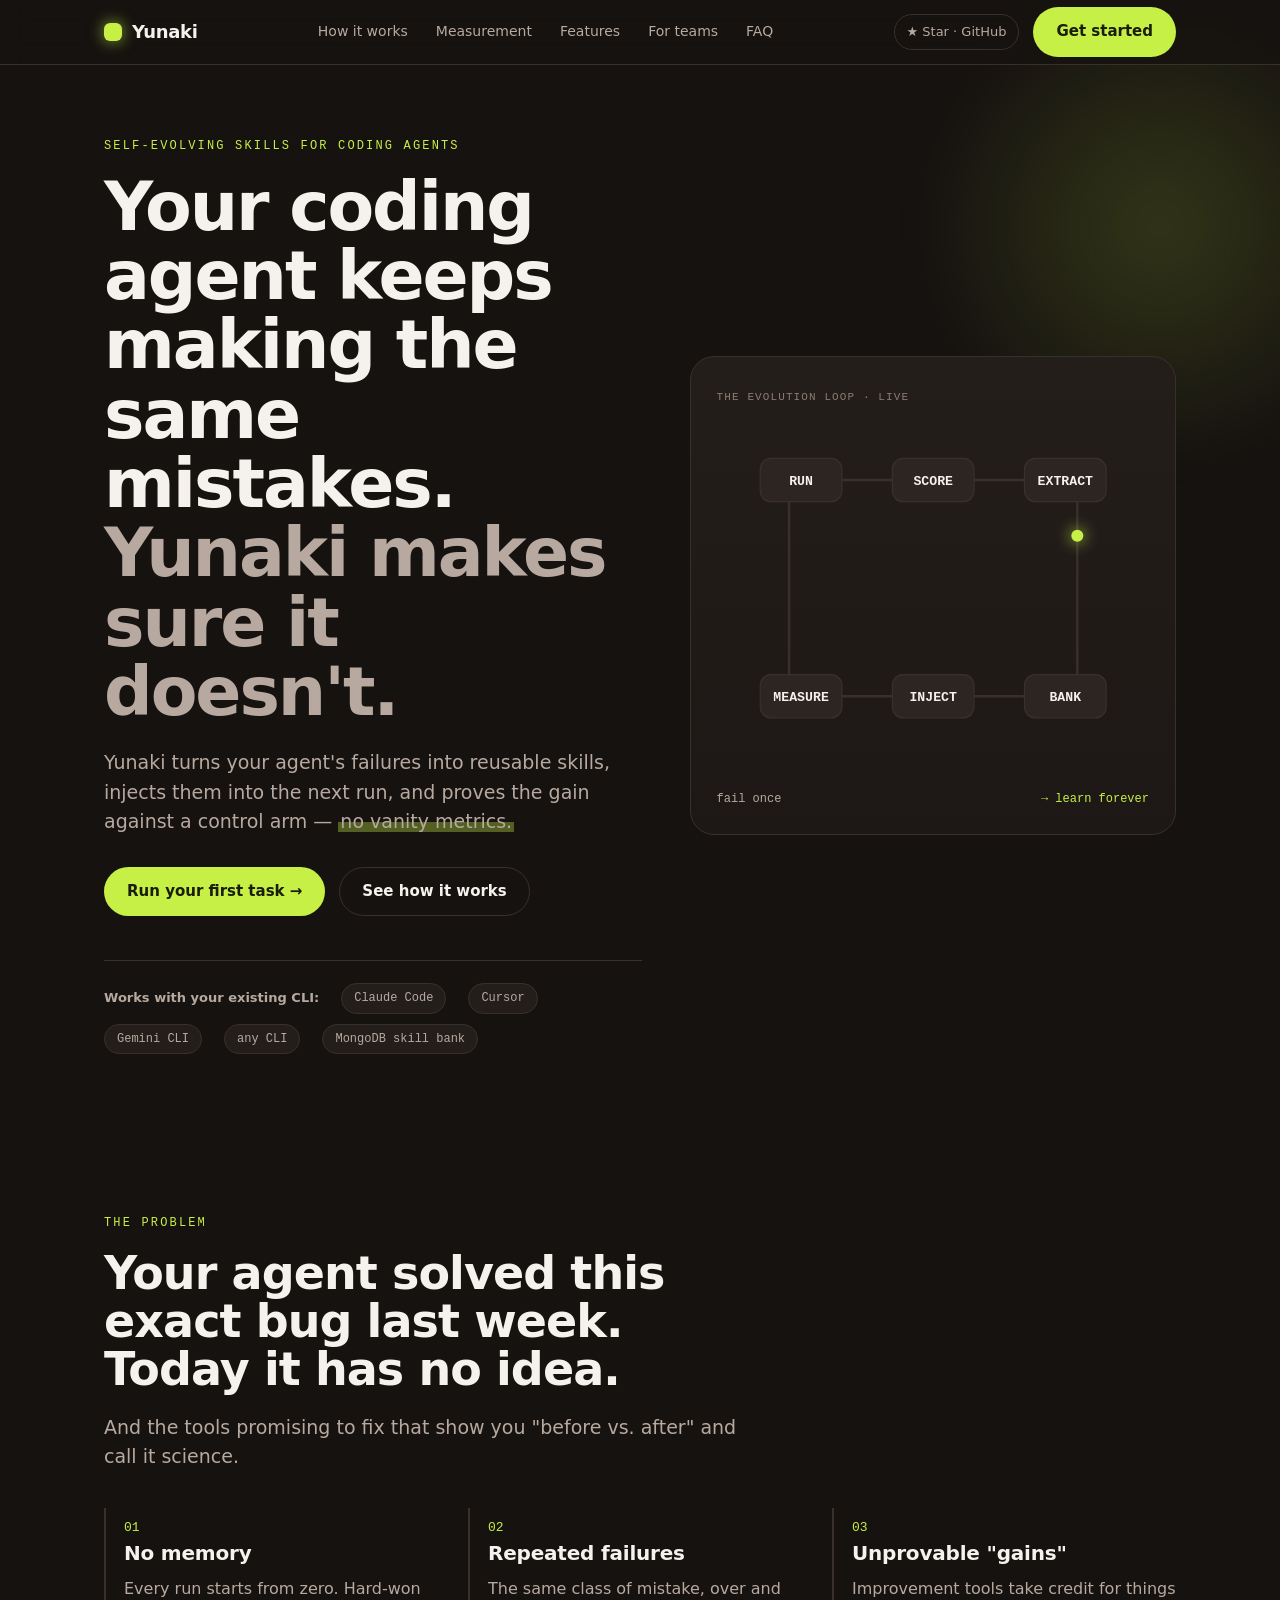
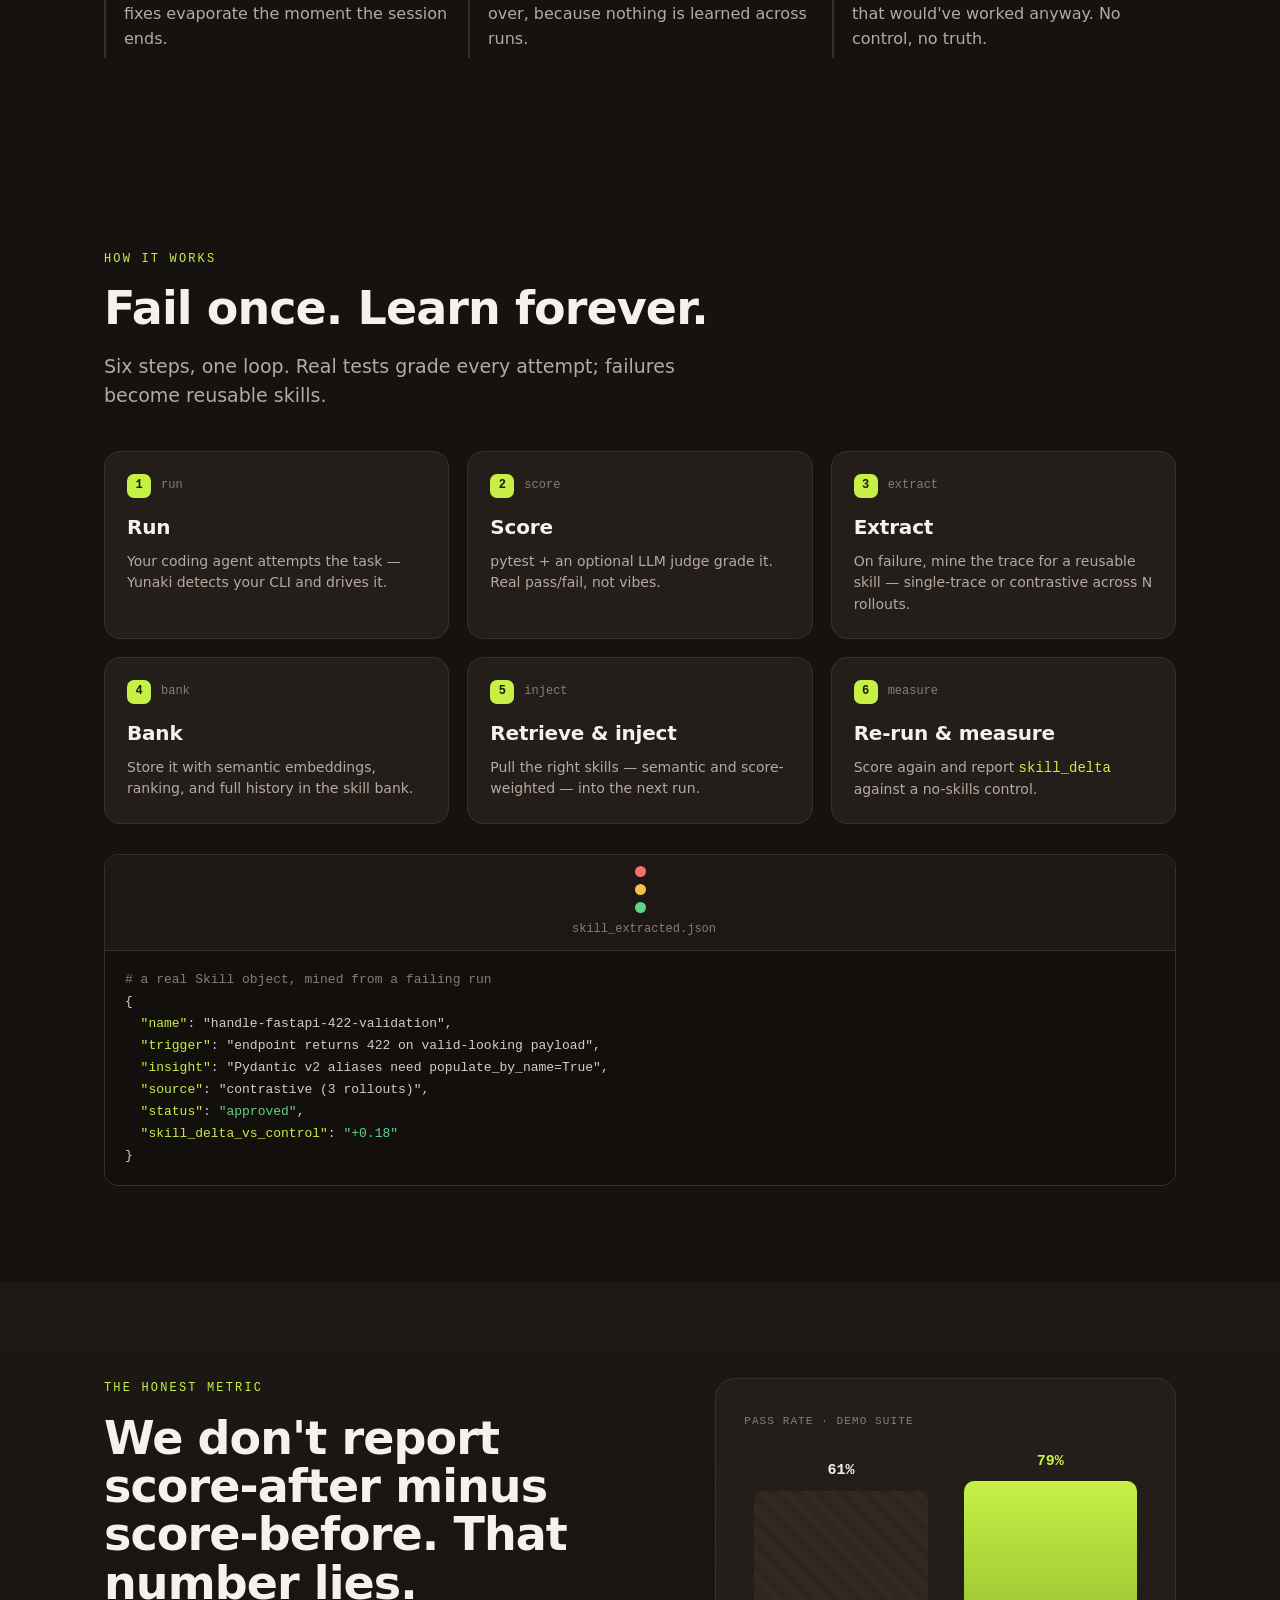
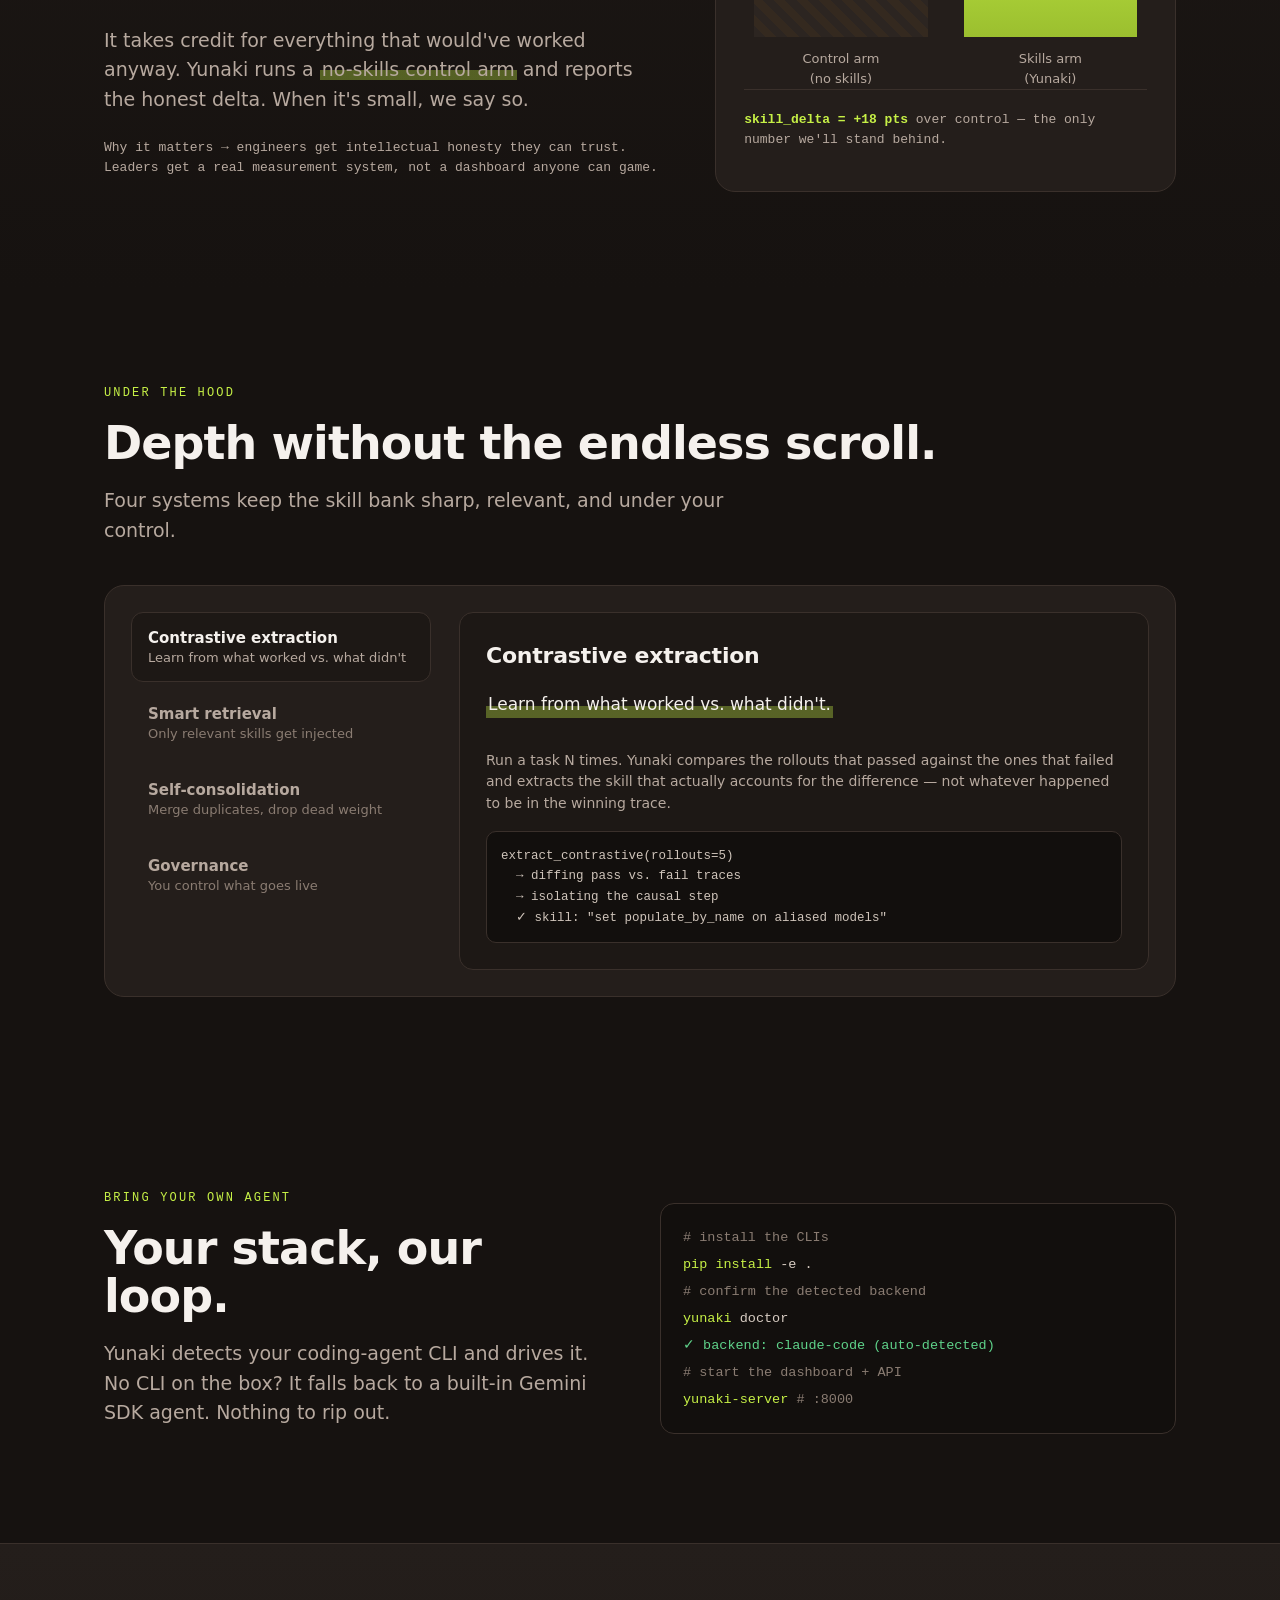
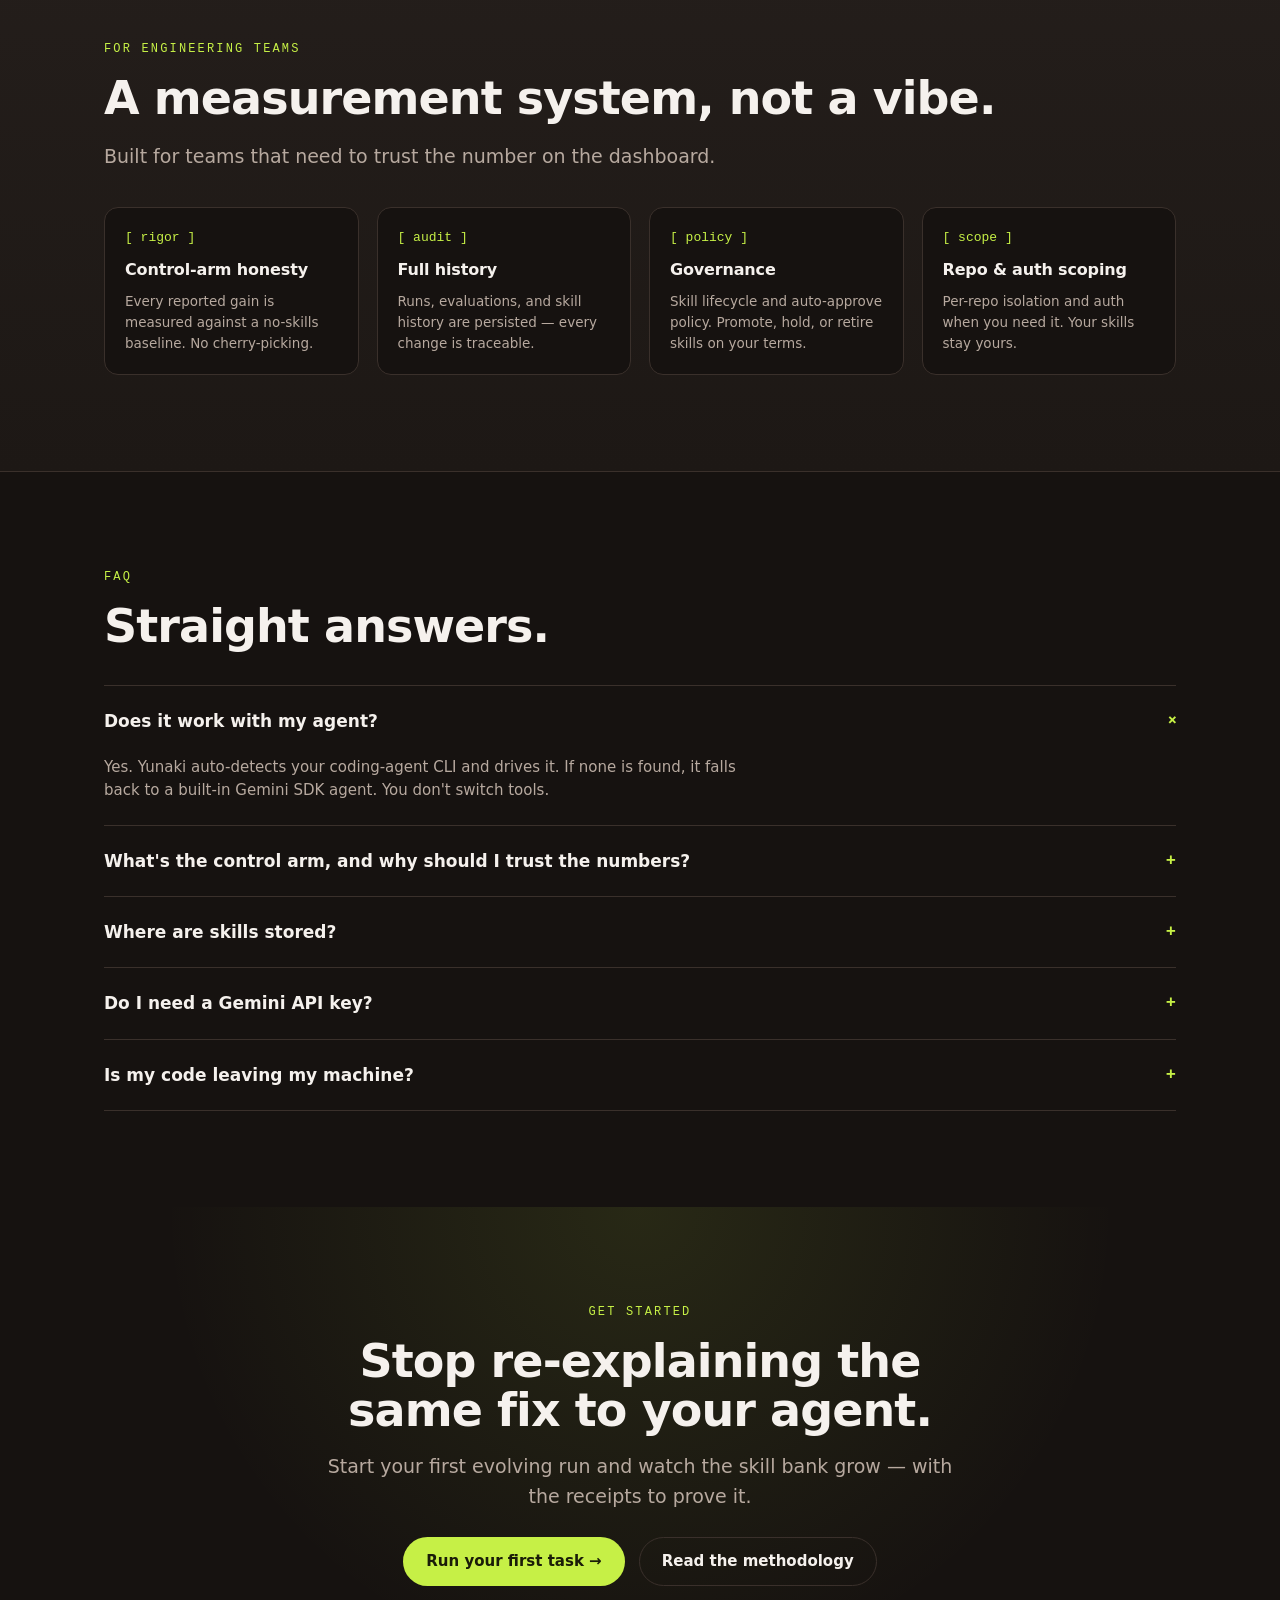
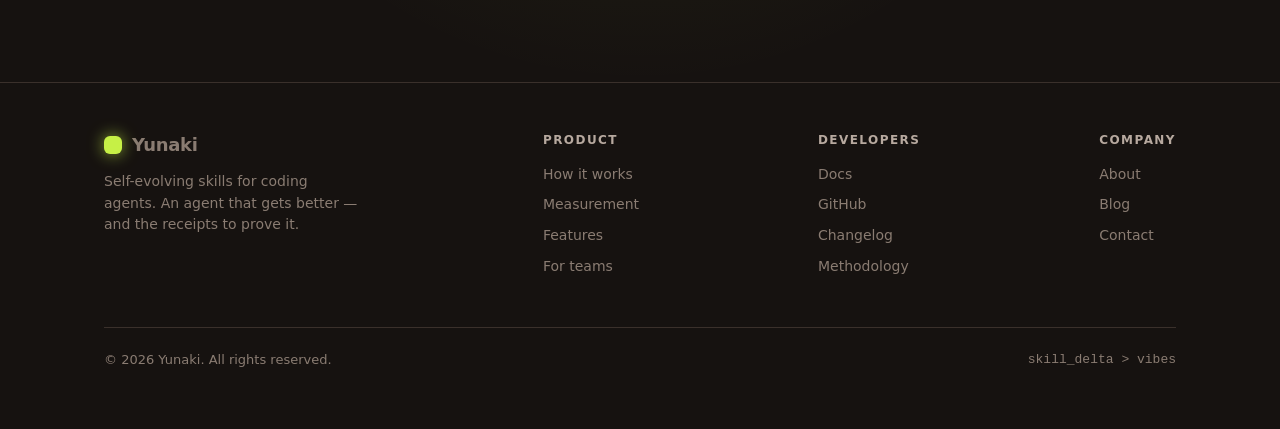
<file: landing-page-demo.html>
<!DOCTYPE html>
<html lang="en">
<head>
<meta charset="UTF-8" />
<meta name="viewport" content="width=device-width, initial-scale=1.0" />
<title>Yunaki — Self-evolving skills for coding agents</title>
<style>
  :root{
    --bg:#161210;            /* warm espresso-charcoal base */
    --bg-2:#1d1815;
    --surface:#241e1b;       /* card */
    --surface-2:#2c2521;
    --line:#3a302b;
    --text:#f5f1ed;          /* warm off-white */
    --muted:#b7a99f;         /* taupe secondary */
    --muted-2:#8a7c72;
    --accent:#c6f046;        /* chartreuse — "act / signal" */
    --accent-ink:#1a1d08;
    --pass:#5fd38a;          /* test passing */
    --fail:#f2716b;          /* test failing */
    --radius:16px;
    --maxw:1120px;
    --mono:"JetBrains Mono",ui-monospace,SFMono-Regular,Menlo,Consolas,monospace;
    --sans:"Inter",system-ui,-apple-system,Segoe UI,Roboto,Helvetica,Arial,sans-serif;
  }
  *{box-sizing:border-box}
  html{scroll-behavior:smooth}
  body{
    margin:0;background:var(--bg);color:var(--text);
    font-family:var(--sans);line-height:1.55;-webkit-font-smoothing:antialiased;
    overflow-x:hidden;
  }
  a{color:inherit;text-decoration:none}
  .wrap{max-width:var(--maxw);margin:0 auto;padding:0 24px}
  .mono{font-family:var(--mono)}
  .accent{color:var(--accent)}
  .mark{background:linear-gradient(transparent 55%, rgba(198,240,70,.35) 55%);padding:0 2px}

  /* ---------- buttons ---------- */
  .btn{display:inline-flex;align-items:center;gap:8px;border-radius:999px;font-weight:600;
    font-size:15px;padding:12px 22px;cursor:pointer;border:1px solid transparent;transition:.18s ease;white-space:nowrap}
  .btn-primary{background:var(--accent);color:var(--accent-ink)}
  .btn-primary:hover{transform:translateY(-2px);box-shadow:0 10px 30px -10px rgba(198,240,70,.6)}
  .btn-ghost{background:transparent;color:var(--text);border-color:var(--line)}
  .btn-ghost:hover{border-color:var(--muted);background:var(--surface)}

  /* ---------- nav ---------- */
  nav{position:sticky;top:0;z-index:50;background:rgba(22,18,16,.78);backdrop-filter:blur(12px);
    border-bottom:1px solid var(--line)}
  .nav-in{display:flex;align-items:center;justify-content:space-between;height:64px}
  .brand{display:flex;align-items:center;gap:10px;font-weight:700;letter-spacing:-.02em;font-size:18px}
  .logo-dot{width:18px;height:18px;border-radius:6px;background:var(--accent);position:relative;box-shadow:0 0 16px rgba(198,240,70,.7)}
  .nav-links{display:flex;gap:28px;font-size:14px;color:var(--muted)}
  .nav-links a:hover{color:var(--text)}
  .nav-right{display:flex;align-items:center;gap:14px}
  .gh{display:inline-flex;align-items:center;gap:7px;font-size:13px;color:var(--muted);border:1px solid var(--line);
    padding:7px 12px;border-radius:999px}
  .gh:hover{color:var(--text);border-color:var(--muted)}
  @media(max-width:860px){.nav-links,.gh{display:none}}

  /* ---------- section scaffolding ---------- */
  section{padding:96px 0;position:relative}
  .eyebrow{font-family:var(--mono);font-size:12px;letter-spacing:.18em;text-transform:uppercase;color:var(--accent);margin:0 0 16px}
  h1{font-size:clamp(38px,6vw,68px);line-height:1.02;letter-spacing:-.03em;margin:0;font-weight:800}
  h2{font-size:clamp(28px,4.2vw,46px);line-height:1.05;letter-spacing:-.02em;margin:0 0 18px;font-weight:800}
  h3{font-size:20px;margin:0 0 8px;letter-spacing:-.01em}
  p.lead{font-size:clamp(16px,2vw,19px);color:var(--muted);max-width:54ch}

  /* ---------- hero ---------- */
  .hero{padding-top:72px;padding-bottom:64px;position:relative}
  .hero-grid{display:grid;grid-template-columns:1.05fr .95fr;gap:48px;align-items:center}
  .hero h1 .sub{display:block;color:var(--muted)}
  .hero .cta-row{display:flex;gap:14px;margin-top:30px;flex-wrap:wrap}
  .hero-glow{position:absolute;top:-120px;right:-160px;width:560px;height:560px;border-radius:50%;
    background:radial-gradient(circle, rgba(198,240,70,.16), transparent 62%);filter:blur(20px);pointer-events:none;z-index:0}
  .hero .wrap{position:relative;z-index:1}
  @media(max-width:880px){.hero-grid{grid-template-columns:1fr;gap:36px}}

  /* trust strip */
  .trust{margin-top:44px;border-top:1px solid var(--line);padding-top:22px;display:flex;flex-wrap:wrap;
    gap:10px 22px;align-items:center;font-size:13px;color:var(--muted-2)}
  .trust b{color:var(--muted);font-weight:600}
  .chip{font-family:var(--mono);font-size:12px;color:var(--muted);border:1px solid var(--line);
    border-radius:999px;padding:5px 12px;background:var(--surface)}

  /* ---------- loop diagram (hero asset) ---------- */
  .loop-card{background:linear-gradient(180deg,var(--surface),var(--bg-2));border:1px solid var(--line);
    border-radius:24px;padding:26px;position:relative;overflow:hidden}
  .loop-card .tag{font-family:var(--mono);font-size:11px;color:var(--muted-2);letter-spacing:.1em;text-transform:uppercase}
  svg .node rect{fill:var(--surface-2);stroke:var(--line)}
  svg .node text{fill:var(--text);font-family:var(--mono);font-size:11px;font-weight:600}
  svg .node .ico{fill:var(--accent)}
  svg .edge{stroke:var(--line);stroke-width:2;fill:none}
  .pulse{fill:var(--accent);filter:drop-shadow(0 0 6px var(--accent))}
  .loop-foot{display:flex;justify-content:space-between;margin-top:14px;font-family:var(--mono);font-size:12px;color:var(--muted)}

  /* ---------- problem ---------- */
  .problem h2{max-width:18ch}
  .three{display:grid;grid-template-columns:repeat(3,1fr);gap:20px;margin-top:36px}
  .three .cell{border-left:2px solid var(--line);padding:6px 0 6px 18px}
  .three .cell .n{font-family:var(--mono);color:var(--accent);font-size:13px}
  .three .cell p{color:var(--muted);margin:6px 0 0}
  @media(max-width:760px){.three{grid-template-columns:1fr}}

  /* ---------- how it works steps ---------- */
  .steps{display:grid;grid-template-columns:repeat(3,1fr);gap:18px;margin-top:40px}
  .step{background:var(--surface);border:1px solid var(--line);border-radius:var(--radius);padding:22px;transition:.18s}
  .step:hover{border-color:var(--accent);transform:translateY(-3px)}
  .step .k{display:flex;align-items:center;gap:10px;font-family:var(--mono);font-size:12px;color:var(--muted-2)}
  .step .num{width:24px;height:24px;border-radius:7px;background:var(--accent);color:var(--accent-ink);
    display:grid;place-items:center;font-weight:700}
  .step h3{margin-top:14px}
  .step p{color:var(--muted);font-size:14px;margin:0}
  @media(max-width:760px){.steps{grid-template-columns:1fr}}

  .codepanel{margin-top:30px;background:#120f0d;border:1px solid var(--line);border-radius:14px;overflow:hidden}
  .codepanel .bar{display:flex;align-items:center;gap:7px;padding:11px 14px;border-bottom:1px solid var(--line);background:var(--bg-2)}
  .dot{width:11px;height:11px;border-radius:50%}
  .codepanel pre{margin:0;padding:18px 20px;font-family:var(--mono);font-size:13px;line-height:1.7;overflow-x:auto;color:#d7ccc2}
  .codepanel .ky{color:var(--accent)}
  .codepanel .st{color:var(--pass)}
  .codepanel .cm{color:var(--muted-2)}

  /* ---------- honest metric ---------- */
  .honest{background:linear-gradient(180deg,var(--bg-2),var(--bg))}
  .honest-grid{display:grid;grid-template-columns:1.1fr .9fr;gap:48px;align-items:center}
  .chart{background:var(--surface);border:1px solid var(--line);border-radius:20px;padding:28px}
  .bars{display:flex;align-items:flex-end;gap:36px;height:240px;padding:0 10px;border-bottom:1px solid var(--line)}
  .bar{flex:1;display:flex;flex-direction:column;align-items:center;justify-content:flex-end;height:100%}
  .bar .col{width:100%;border-radius:10px 10px 0 0;height:0;transition:height 1.1s cubic-bezier(.2,.7,.2,1)}
  .bar.control .col{background:repeating-linear-gradient(45deg,var(--surface-2),var(--surface-2) 8px,#34291f 8px,#34291f 16px)}
  .bar.skills .col{background:linear-gradient(180deg,var(--accent),#9bbf2f)}
  .bar .v{font-family:var(--mono);font-weight:700;margin-bottom:8px;font-size:15px}
  .bar.skills .v{color:var(--accent)}
  .bar .lbl{margin-top:12px;font-size:13px;color:var(--muted);text-align:center}
  .delta{margin-top:20px;font-family:var(--mono);font-size:13px;color:var(--muted)}
  .delta b{color:var(--accent)}
  @media(max-width:880px){.honest-grid{grid-template-columns:1fr;gap:32px}}

  /* ---------- tabs ---------- */
  .tabs{display:grid;grid-template-columns:300px 1fr;gap:28px;margin-top:40px;
    background:var(--surface);border:1px solid var(--line);border-radius:20px;padding:26px}
  .tablist{display:flex;flex-direction:column;gap:6px}
  .tabbtn{text-align:left;background:transparent;border:1px solid transparent;color:var(--muted);
    padding:16px;border-radius:12px;cursor:pointer;font-size:15px;font-weight:600;transition:.15s;font-family:var(--sans)}
  .tabbtn small{display:block;font-weight:400;font-size:13px;color:var(--muted-2);margin-top:3px}
  .tabbtn.on{background:var(--bg-2);border-color:var(--line);color:var(--text)}
  .tabbtn.on small{color:var(--muted)}
  .tabpanel{background:var(--bg-2);border:1px solid var(--line);border-radius:14px;padding:26px;min-height:280px}
  .tabpanel h3{font-size:22px}
  .tabpanel .pay{font-size:17px;margin:10px 0 18px}
  .tabpanel p{color:var(--muted);font-size:14px}
  .tabpanel pre{margin:16px 0 0;font-family:var(--mono);font-size:12.5px;color:#cfc4ba;background:#120f0d;
    border:1px solid var(--line);border-radius:10px;padding:14px;overflow-x:auto;line-height:1.65}
  @media(max-width:780px){.tabs{grid-template-columns:1fr}.tablist{flex-direction:row;overflow-x:auto}}

  /* ---------- compatibility ---------- */
  .compat-grid{display:grid;grid-template-columns:1fr 1fr;gap:40px;align-items:center}
  .install{background:#120f0d;border:1px solid var(--line);border-radius:14px;padding:20px 22px;font-family:var(--mono);font-size:13.5px;line-height:2;color:#d7ccc2}
  .install .p{color:var(--accent)}
  .install .cm{color:var(--muted-2)}
  @media(max-width:780px){.compat-grid{grid-template-columns:1fr;gap:24px}}

  /* ---------- teams ---------- */
  .teams{background:linear-gradient(180deg,var(--surface),var(--bg-2));border-top:1px solid var(--line);border-bottom:1px solid var(--line)}
  .teams-grid{display:grid;grid-template-columns:repeat(4,1fr);gap:18px;margin-top:36px}
  .tcard{background:var(--bg);border:1px solid var(--line);border-radius:14px;padding:20px}
  .tcard .ico{color:var(--accent);font-family:var(--mono);font-size:13px;margin-bottom:10px}
  .tcard h3{font-size:16px}
  .tcard p{color:var(--muted);font-size:13.5px;margin:0}
  @media(max-width:880px){.teams-grid{grid-template-columns:1fr 1fr}}
  @media(max-width:520px){.teams-grid{grid-template-columns:1fr}}

  /* ---------- faq ---------- */
  .faq-list{margin-top:34px;border-top:1px solid var(--line)}
  details{border-bottom:1px solid var(--line)}
  summary{list-style:none;cursor:pointer;padding:22px 0;display:flex;justify-content:space-between;
    align-items:center;font-weight:600;font-size:17px;gap:20px}
  summary::-webkit-details-marker{display:none}
  summary .plus{color:var(--accent);font-family:var(--mono);transition:.2s;flex-shrink:0}
  details[open] summary .plus{transform:rotate(45deg)}
  details p{color:var(--muted);margin:0 0 22px;max-width:70ch;font-size:15px}

  /* ---------- final cta ---------- */
  .final{text-align:center;background:radial-gradient(circle at 50% 0%, rgba(198,240,70,.10), transparent 60%)}
  .final h2{max-width:20ch;margin:0 auto 18px}
  .final .cta-row{justify-content:center;display:flex;gap:14px;margin-top:26px;flex-wrap:wrap}

  /* ---------- footer ---------- */
  footer{border-top:1px solid var(--line);padding:48px 0 60px;color:var(--muted-2);font-size:14px}
  .foot-grid{display:flex;justify-content:space-between;gap:30px;flex-wrap:wrap}
  .foot-col h4{font-size:12px;text-transform:uppercase;letter-spacing:.12em;color:var(--muted);margin:0 0 14px}
  .foot-col a{display:block;color:var(--muted-2);margin-bottom:9px}
  .foot-col a:hover{color:var(--text)}
  .foot-bottom{margin-top:40px;padding-top:22px;border-top:1px solid var(--line);display:flex;
    justify-content:space-between;gap:14px;flex-wrap:wrap;font-size:13px}

  @media (prefers-reduced-motion: reduce){
    *{animation:none!important;transition:none!important}
    html{scroll-behavior:auto}
    .pulse{display:none}
  }
</style>
</head>
<body>

<!-- NAV -->
<nav>
  <div class="wrap nav-in">
    <div class="brand"><span class="logo-dot"></span> Yunaki</div>
    <div class="nav-links">
      <a href="#how">How it works</a>
      <a href="#honest">Measurement</a>
      <a href="#features">Features</a>
      <a href="#teams">For teams</a>
      <a href="#faq">FAQ</a>
    </div>
    <div class="nav-right">
      <a class="gh" href="#">★ Star · GitHub</a>
      <a class="btn btn-primary" href="#cta">Get started</a>
    </div>
  </div>
</nav>

<!-- HERO -->
<header class="hero">
  <div class="hero-glow"></div>
  <div class="wrap">
    <div class="hero-grid">
      <div>
        <p class="eyebrow">Self-evolving skills for coding agents</p>
        <h1>Your coding agent keeps making the same mistakes.
          <span class="sub">Yunaki makes sure it doesn't.</span></h1>
        <p class="lead" style="margin-top:22px">
          Yunaki turns your agent's failures into reusable skills, injects them into the next run,
          and proves the gain against a control arm — <span class="mark">no vanity metrics.</span>
        </p>
        <div class="cta-row">
          <a class="btn btn-primary" href="#cta">Run your first task →</a>
          <a class="btn btn-ghost" href="#how">See how it works</a>
        </div>
        <div class="trust">
          <b>Works with your existing CLI:</b>
          <span class="chip">Claude Code</span>
          <span class="chip">Cursor</span>
          <span class="chip">Gemini CLI</span>
          <span class="chip">any CLI</span>
          <span class="chip">MongoDB skill bank</span>
        </div>
      </div>

      <!-- LOOP DIAGRAM -->
      <div class="loop-card">
        <span class="tag">the evolution loop · live</span>
        <svg viewBox="0 0 360 300" width="100%" aria-label="Yunaki evolution loop diagram">
          <!-- edges (a rounded cycle) -->
          <path class="edge" id="loopPath" d="M70,60 H290 Q300,60 300,70 V230 Q300,240 290,240 H70 Q60,240 60,230 V70 Q60,60 70,60 Z"/>
          <!-- nodes -->
          <g class="node">
            <g transform="translate(36,42)"><rect width="68" height="36" rx="9"/><text x="34" y="22" text-anchor="middle">RUN</text></g>
            <g transform="translate(146,42)"><rect width="68" height="36" rx="9"/><text x="34" y="22" text-anchor="middle">SCORE</text></g>
            <g transform="translate(256,42)"><rect width="68" height="36" rx="9"/><text x="34" y="22" text-anchor="middle">EXTRACT</text></g>
            <g transform="translate(256,222)"><rect width="68" height="36" rx="9"/><text x="34" y="22" text-anchor="middle">BANK</text></g>
            <g transform="translate(146,222)"><rect width="68" height="36" rx="9"/><text x="34" y="22" text-anchor="middle">INJECT</text></g>
            <g transform="translate(36,222)"><rect width="68" height="36" rx="9"/><text x="34" y="22" text-anchor="middle">MEASURE</text></g>
          </g>
          <!-- pulse traveling the loop -->
          <circle class="pulse" r="5">
            <animateMotion dur="6s" repeatCount="indefinite"
              path="M70,60 H290 Q300,60 300,70 V230 Q300,240 290,240 H70 Q60,240 60,230 V70 Q60,60 70,60 Z"/>
          </circle>
        </svg>
        <div class="loop-foot">
          <span>fail once</span>
          <span class="accent">→ learn forever</span>
        </div>
      </div>
    </div>
  </div>
</header>

<!-- PROBLEM -->
<section class="problem">
  <div class="wrap">
    <p class="eyebrow">The problem</p>
    <h2>Your agent solved this exact bug last week. Today it has no idea.</h2>
    <p class="lead">And the tools promising to fix that show you "before vs. after" and call it science.</p>
    <div class="three">
      <div class="cell"><span class="n">01</span><h3>No memory</h3><p>Every run starts from zero. Hard-won fixes evaporate the moment the session ends.</p></div>
      <div class="cell"><span class="n">02</span><h3>Repeated failures</h3><p>The same class of mistake, over and over, because nothing is learned across runs.</p></div>
      <div class="cell"><span class="n">03</span><h3>Unprovable "gains"</h3><p>Improvement tools take credit for things that would've worked anyway. No control, no truth.</p></div>
    </div>
  </div>
</section>

<!-- HOW IT WORKS -->
<section id="how">
  <div class="wrap">
    <p class="eyebrow">How it works</p>
    <h2>Fail once. Learn forever.</h2>
    <p class="lead">Six steps, one loop. Real tests grade every attempt; failures become reusable skills.</p>
    <div class="steps">
      <div class="step"><div class="k"><span class="num">1</span> run</div><h3>Run</h3><p>Your coding agent attempts the task — Yunaki detects your CLI and drives it.</p></div>
      <div class="step"><div class="k"><span class="num">2</span> score</div><h3>Score</h3><p>pytest + an optional LLM judge grade it. Real pass/fail, not vibes.</p></div>
      <div class="step"><div class="k"><span class="num">3</span> extract</div><h3>Extract</h3><p>On failure, mine the trace for a reusable skill — single-trace or contrastive across N rollouts.</p></div>
      <div class="step"><div class="k"><span class="num">4</span> bank</div><h3>Bank</h3><p>Store it with semantic embeddings, ranking, and full history in the skill bank.</p></div>
      <div class="step"><div class="k"><span class="num">5</span> inject</div><h3>Retrieve &amp; inject</h3><p>Pull the right skills — semantic and score-weighted — into the next run.</p></div>
      <div class="step"><div class="k"><span class="num">6</span> measure</div><h3>Re-run &amp; measure</h3><p>Score again and report <span class="accent mono">skill_delta</span> against a no-skills control.</p></div>
    </div>

    <div class="codepanel">
      <div class="bar"><span class="dot" style="background:#f2716b"></span><span class="dot" style="background:#f2c14e"></span><span class="dot" style="background:#5fd38a"></span><span class="mono" style="margin-left:8px;font-size:12px;color:var(--muted-2)">skill_extracted.json</span></div>
      <pre><span class="cm"># a real Skill object, mined from a failing run</span>
{
  <span class="ky">"name"</span>: "handle-fastapi-422-validation",
  <span class="ky">"trigger"</span>: "endpoint returns 422 on valid-looking payload",
  <span class="ky">"insight"</span>: "Pydantic v2 aliases need populate_by_name=True",
  <span class="ky">"source"</span>: "contrastive (3 rollouts)",
  <span class="ky">"status"</span>: <span class="st">"approved"</span>,
  <span class="ky">"skill_delta_vs_control"</span>: <span class="st">"+0.18"</span>
}</pre>
    </div>
  </div>
</section>

<!-- HONEST METRIC -->
<section id="honest" class="honest">
  <div class="wrap">
    <div class="honest-grid">
      <div>
        <p class="eyebrow">The honest metric</p>
        <h2>We don't report score‑after minus score‑before. That number lies.</h2>
        <p class="lead">It takes credit for everything that would've worked anyway. Yunaki runs a
          <span class="mark">no-skills control arm</span> and reports the honest delta. When it's small, we say so.</p>
        <p class="delta" style="margin-top:24px">Why it matters → engineers get intellectual honesty they can trust. Leaders get a real measurement system, not a dashboard anyone can game.</p>
      </div>
      <div class="chart" id="chart">
        <span class="tag mono" style="font-size:11px;color:var(--muted-2);letter-spacing:.1em">PASS RATE · DEMO SUITE</span>
        <div class="bars" style="margin-top:18px">
          <div class="bar control"><span class="v">61%</span><div class="col" data-h="61"></div><span class="lbl">Control arm<br>(no skills)</span></div>
          <div class="bar skills"><span class="v">79%</span><div class="col" data-h="79"></div><span class="lbl">Skills arm<br>(Yunaki)</span></div>
        </div>
        <p class="delta"><b>skill_delta = +18 pts</b> over control — the only number we'll stand behind.</p>
      </div>
    </div>
  </div>
</section>

<!-- FEATURES (TABS) -->
<section id="features">
  <div class="wrap">
    <p class="eyebrow">Under the hood</p>
    <h2>Depth without the endless scroll.</h2>
    <p class="lead">Four systems keep the skill bank sharp, relevant, and under your control.</p>
    <div class="tabs">
      <div class="tablist" role="tablist">
        <button class="tabbtn on" data-tab="0">Contrastive extraction<small>Learn from what worked vs. what didn't</small></button>
        <button class="tabbtn" data-tab="1">Smart retrieval<small>Only relevant skills get injected</small></button>
        <button class="tabbtn" data-tab="2">Self-consolidation<small>Merge duplicates, drop dead weight</small></button>
        <button class="tabbtn" data-tab="3">Governance<small>You control what goes live</small></button>
      </div>
      <div class="tabpanel" id="panel">
        <!-- filled by JS -->
      </div>
    </div>
  </div>
</section>

<!-- COMPATIBILITY -->
<section>
  <div class="wrap compat-grid">
    <div>
      <p class="eyebrow">Bring your own agent</p>
      <h2>Your stack, our loop.</h2>
      <p class="lead">Yunaki detects your coding-agent CLI and drives it. No CLI on the box?
        It falls back to a built-in Gemini SDK agent. Nothing to rip out.</p>
    </div>
    <div class="install">
      <div><span class="cm"># install the CLIs</span></div>
      <div><span class="p">pip install</span> -e .</div>
      <div><span class="cm"># confirm the detected backend</span></div>
      <div><span class="p">yunaki</span> doctor</div>
      <div style="color:var(--pass)">✓ backend: claude-code (auto-detected)</div>
      <div><span class="cm"># start the dashboard + API</span></div>
      <div><span class="p">yunaki-server</span>  <span class="cm"># :8000</span></div>
    </div>
  </div>
</section>

<!-- FOR TEAMS -->
<section id="teams" class="teams">
  <div class="wrap">
    <p class="eyebrow">For engineering teams</p>
    <h2>A measurement system, not a vibe.</h2>
    <p class="lead">Built for teams that need to trust the number on the dashboard.</p>
    <div class="teams-grid">
      <div class="tcard"><div class="ico mono">[ rigor ]</div><h3>Control-arm honesty</h3><p>Every reported gain is measured against a no-skills baseline. No cherry-picking.</p></div>
      <div class="tcard"><div class="ico mono">[ audit ]</div><h3>Full history</h3><p>Runs, evaluations, and skill history are persisted — every change is traceable.</p></div>
      <div class="tcard"><div class="ico mono">[ policy ]</div><h3>Governance</h3><p>Skill lifecycle and auto-approve policy. Promote, hold, or retire skills on your terms.</p></div>
      <div class="tcard"><div class="ico mono">[ scope ]</div><h3>Repo &amp; auth scoping</h3><p>Per-repo isolation and auth when you need it. Your skills stay yours.</p></div>
    </div>
  </div>
</section>

<!-- FAQ -->
<section id="faq">
  <div class="wrap">
    <p class="eyebrow">FAQ</p>
    <h2>Straight answers.</h2>
    <div class="faq-list">
      <details open><summary>Does it work with my agent? <span class="plus">+</span></summary>
        <p>Yes. Yunaki auto-detects your coding-agent CLI and drives it. If none is found, it falls back to a built-in Gemini SDK agent. You don't switch tools.</p></details>
      <details><summary>What's the control arm, and why should I trust the numbers? <span class="plus">+</span></summary>
        <p>Before measuring improvement, Yunaki runs the same task with no skills injected — that's the control. We report <span class="mono accent">skill_delta</span>, the gain over that baseline, never raw score-after-minus-before. It's the honest figure, and when it's small, we show it anyway.</p></details>
      <details><summary>Where are skills stored? <span class="plus">+</span></summary>
        <p>In a MongoDB-backed skill bank — skills, history, and embeddings — alongside your runs and evaluations. Ranking, merge/drop, and history are all first-class.</p></details>
      <details><summary>Do I need a Gemini API key? <span class="plus">+</span></summary>
        <p>Only as a fallback — if no coding-agent CLI is detected, or if you pin a Gemini model for meta-operations. With a detected CLI, it's optional.</p></details>
      <details><summary>Is my code leaving my machine? <span class="plus">+</span></summary>
        <p>Yunaki runs locally against your repo and your chosen agent backend. You control the backend, the storage, and the auth posture.</p></details>
    </div>
  </div>
</section>

<!-- FINAL CTA -->
<section id="cta" class="final">
  <div class="wrap">
    <p class="eyebrow">Get started</p>
    <h2>Stop re-explaining the same fix to your agent.</h2>
    <p class="lead" style="margin:0 auto">Start your first evolving run and watch the skill bank grow — with the receipts to prove it.</p>
    <div class="cta-row">
      <a class="btn btn-primary" href="#">Run your first task →</a>
      <a class="btn btn-ghost" href="#">Read the methodology</a>
    </div>
  </div>
</section>

<!-- FOOTER -->
<footer>
  <div class="wrap">
    <div class="foot-grid">
      <div style="max-width:260px">
        <div class="brand" style="margin-bottom:12px"><span class="logo-dot"></span> Yunaki</div>
        <p style="color:var(--muted-2);margin:0">Self-evolving skills for coding agents. An agent that gets better — and the receipts to prove it.</p>
      </div>
      <div class="foot-col"><h4>Product</h4><a href="#how">How it works</a><a href="#honest">Measurement</a><a href="#features">Features</a><a href="#teams">For teams</a></div>
      <div class="foot-col"><h4>Developers</h4><a href="#">Docs</a><a href="#">GitHub</a><a href="#">Changelog</a><a href="#">Methodology</a></div>
      <div class="foot-col"><h4>Company</h4><a href="#">About</a><a href="#">Blog</a><a href="#">Contact</a></div>
    </div>
    <div class="foot-bottom">
      <span>© 2026 Yunaki. All rights reserved.</span>
      <span class="mono">skill_delta &gt; vibes</span>
    </div>
  </div>
</footer>

<script>
  // ---- tabs ----
  const panels = [
    {h:"Contrastive extraction", pay:"Learn from what worked vs. what didn't.",
     body:"Run a task N times. Yunaki compares the rollouts that passed against the ones that failed and extracts the skill that actually accounts for the difference — not whatever happened to be in the winning trace.",
     code:'extract_contrastive(rollouts=5)\n  → diffing pass vs. fail traces\n  → isolating the causal step\n  ✓ skill: "set populate_by_name on aliased models"'},
    {h:"Smart retrieval", pay:"Only relevant skills get injected.",
     body:"Retrieval is semantic and optionally score-weighted, so high-performing, on-topic skills surface first. The agent's context stays lean — no dumping the whole bank into every prompt.",
     code:'retrieve(task, weighted=True)\n  → semantic match over skill embeddings\n  → re-rank by historical skill_delta\n  ✓ injected 3 of 214 skills'},
    {h:"Self-consolidation", pay:"Merge duplicates, drop dead weight.",
     body:"Periodically, Yunaki merges near-duplicate skills and retires ones that never move the needle. The bank gets sharper over time instead of bloating into noise.",
     code:'consolidate()\n  → merged 6 near-duplicates\n  → dropped 4 skills (delta ≈ 0)\n  ✓ bank: 214 → 204, signal up'},
    {h:"Governance", pay:"You control what goes live.",
     body:"Every skill moves through a status lifecycle with an auto-approve policy you set. Hold new skills for review, auto-promote proven ones, retire the rest — your call.",
     code:'status: draft → candidate → approved\n  policy: auto_approve if delta > 0.1\n  ✓ 2 promoted · 1 held for review'}
  ];
  const panelEl = document.getElementById('panel');
  function render(i){
    const p = panels[i];
    panelEl.innerHTML = `<h3>${p.h}</h3><div class="pay mark" style="display:inline-block">${p.pay}</div>
      <p>${p.body}</p><pre>${p.code}</pre>`;
  }
  document.querySelectorAll('.tabbtn').forEach(b=>{
    b.addEventListener('click',()=>{
      document.querySelectorAll('.tabbtn').forEach(x=>x.classList.remove('on'));
      b.classList.add('on'); render(+b.dataset.tab);
    });
  });
  render(0);

  // ---- animate bars on scroll ----
  const chart = document.getElementById('chart');
  const io = new IntersectionObserver((entries)=>{
    entries.forEach(e=>{
      if(e.isIntersecting){
        chart.querySelectorAll('.col').forEach(c=>{ c.style.height = (c.dataset.h*2.4) + 'px'; });
        io.disconnect();
      }
    });
  },{threshold:.4});
  if(chart) io.observe(chart);
</script>
</body>
</html>
</file>
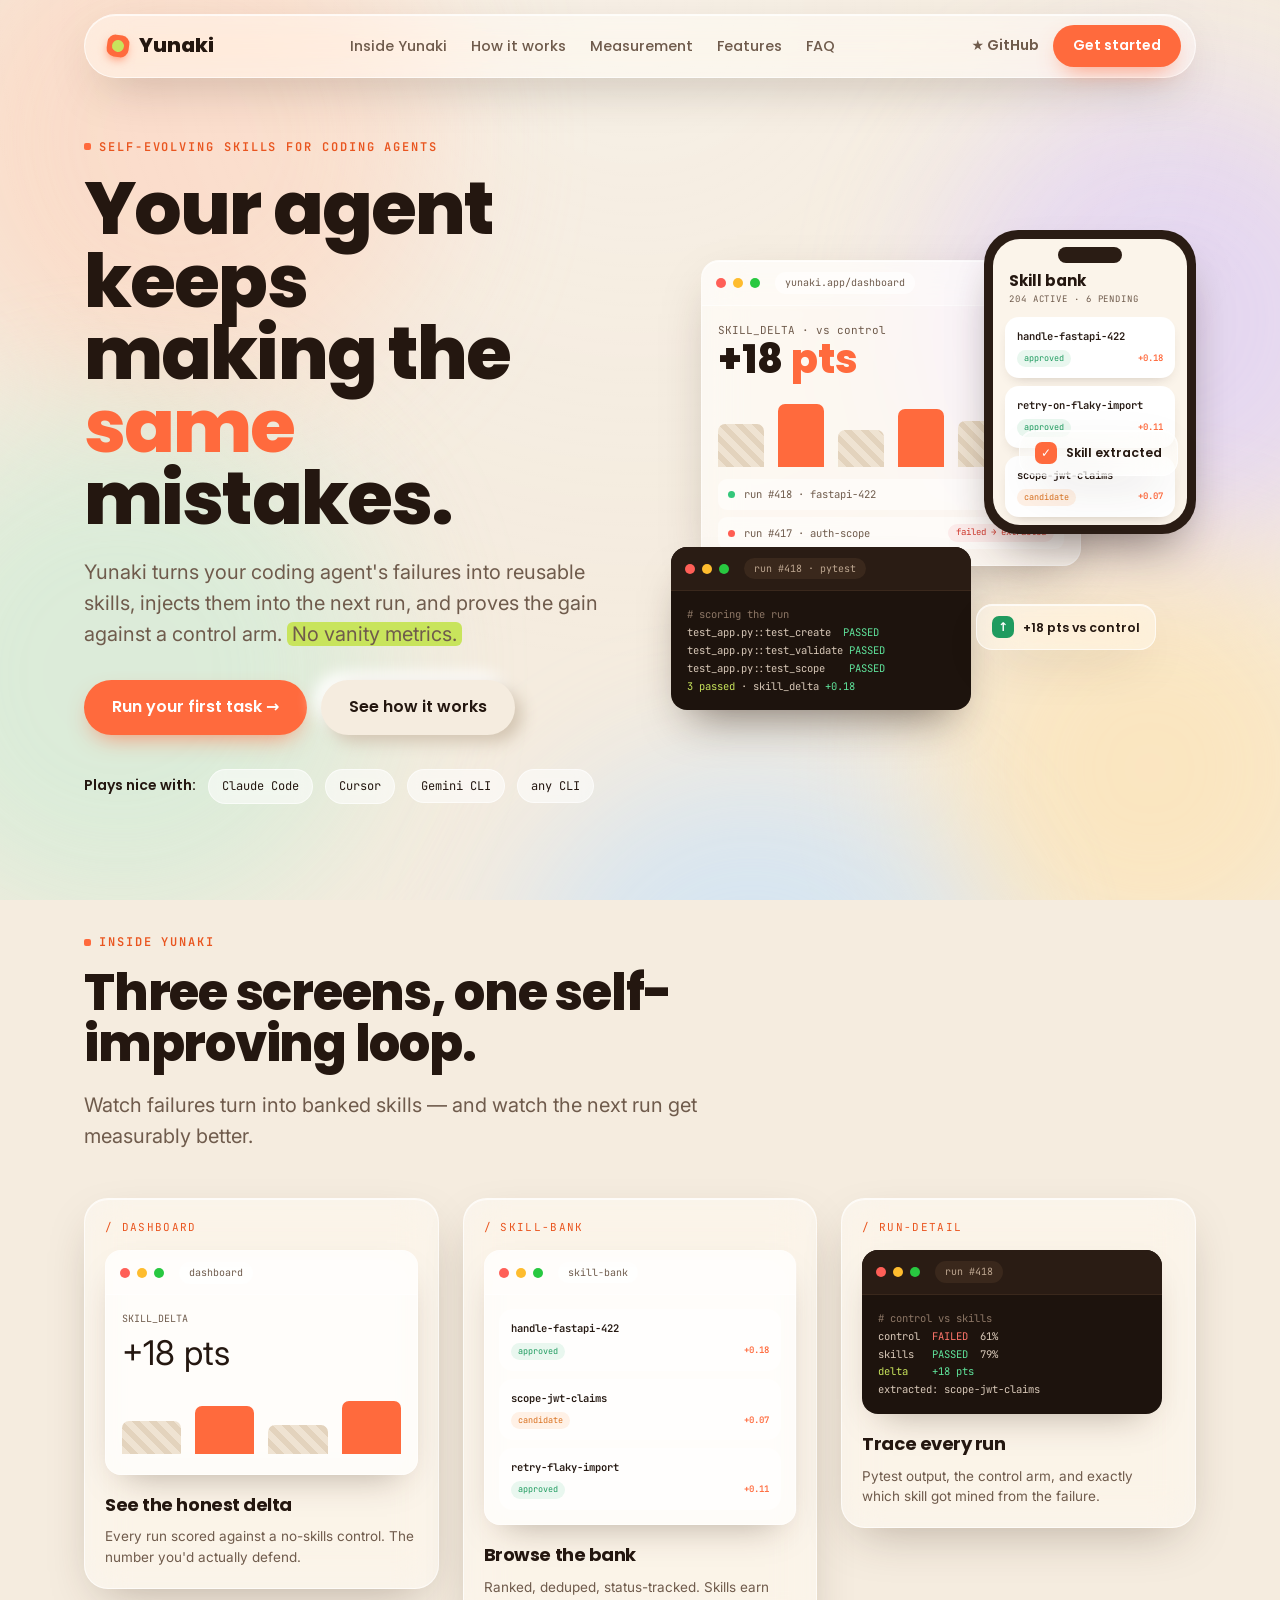
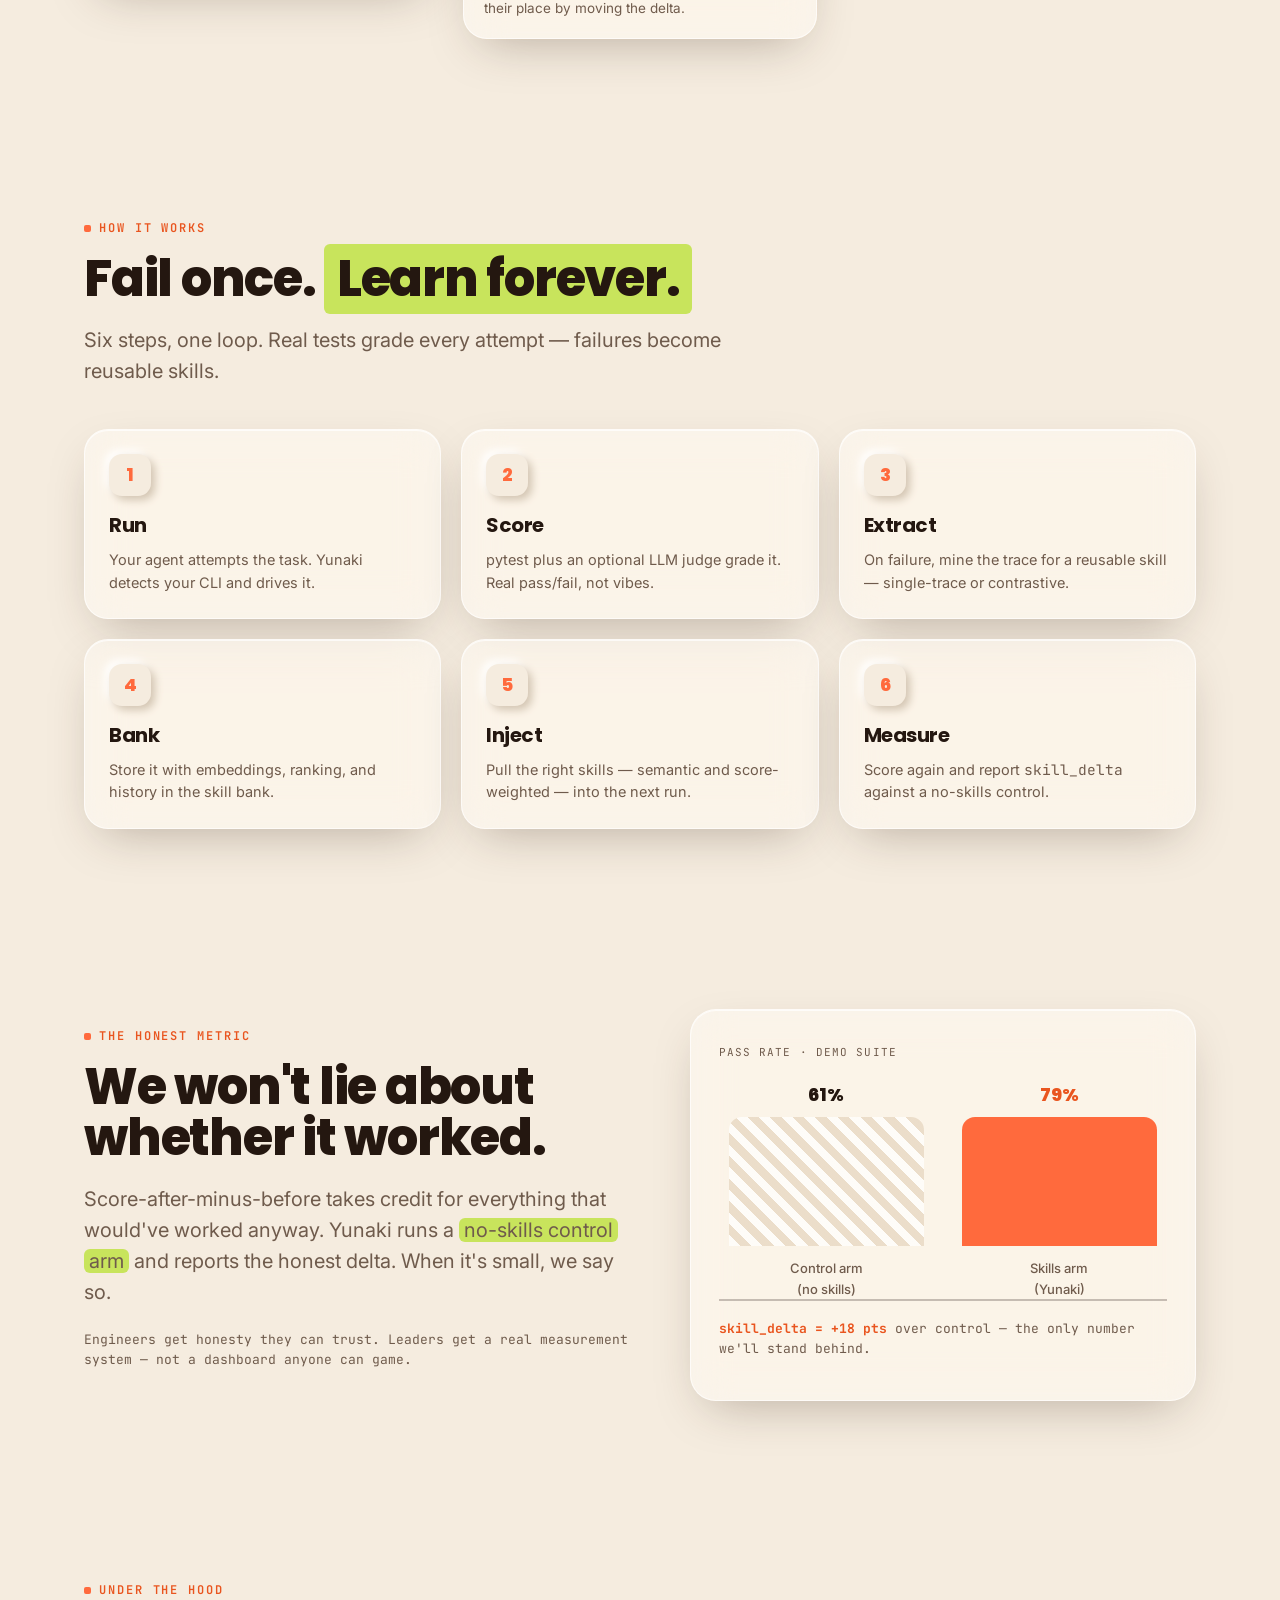
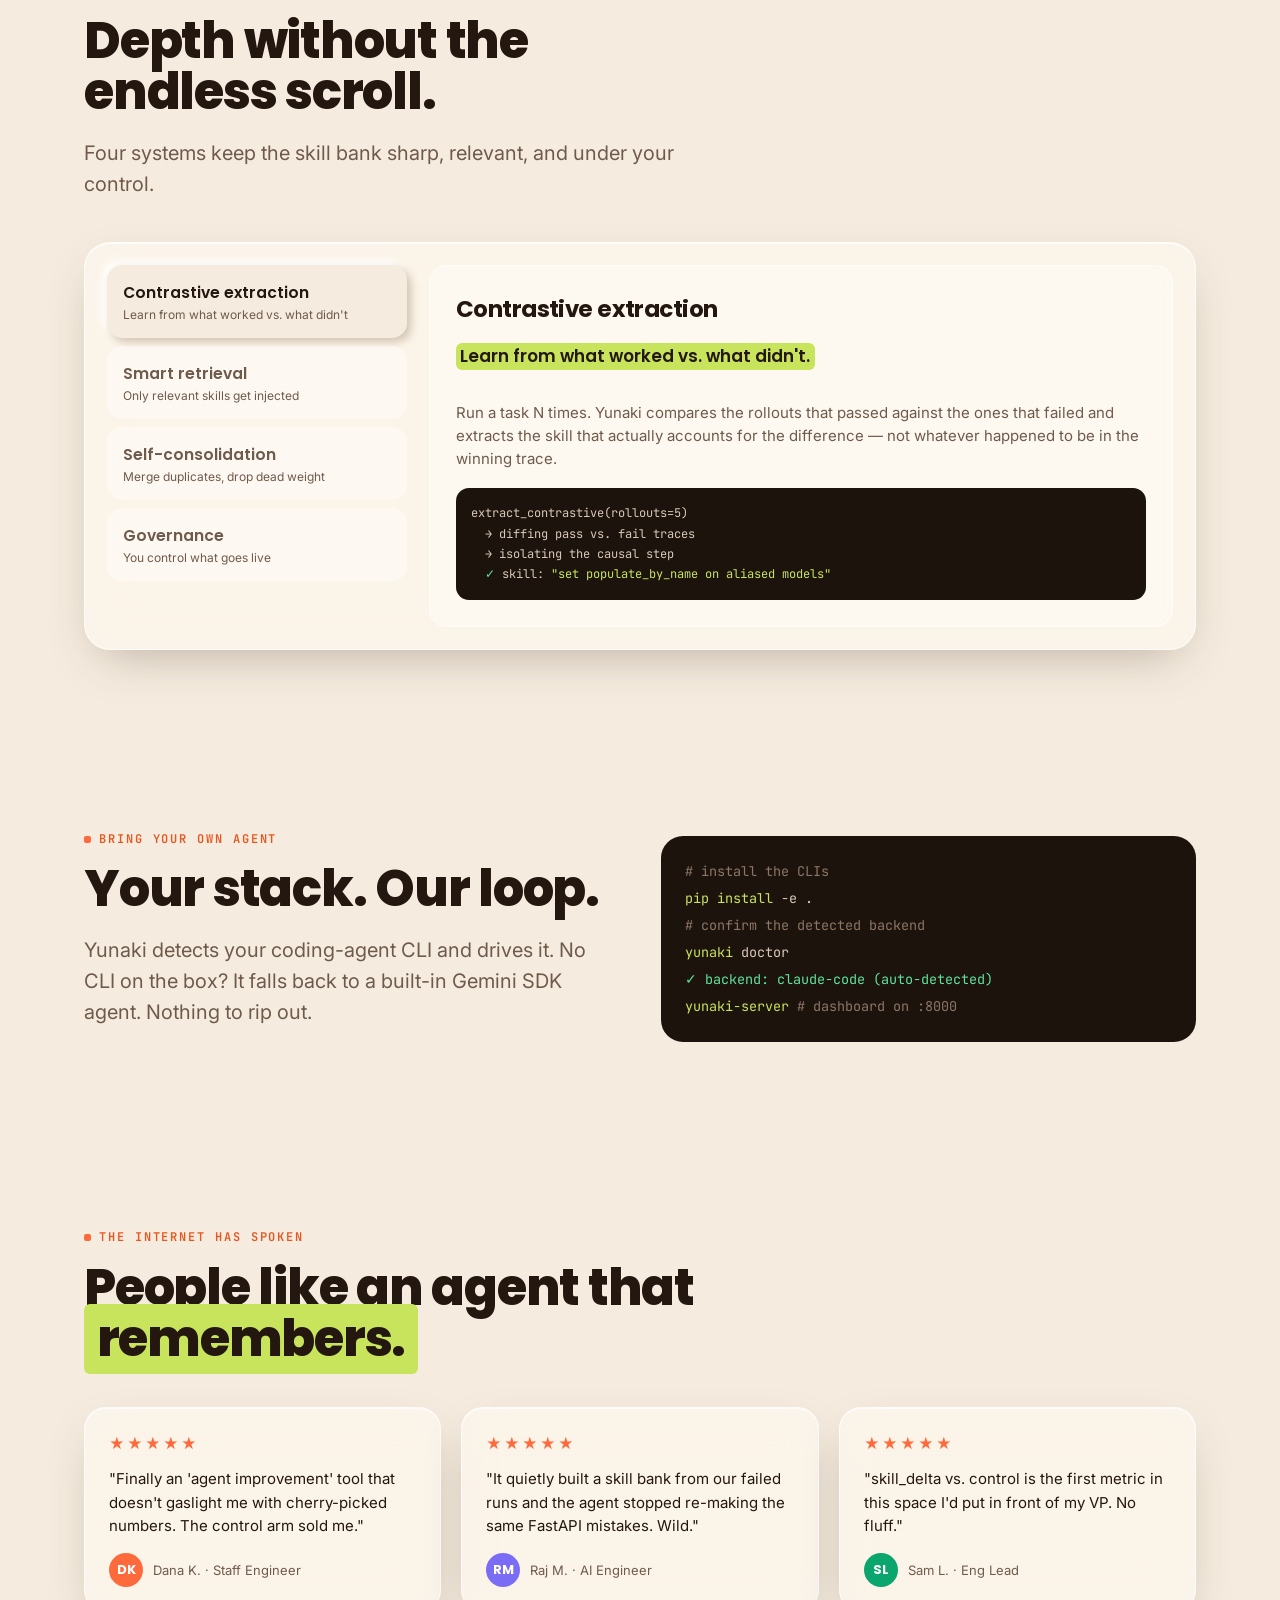
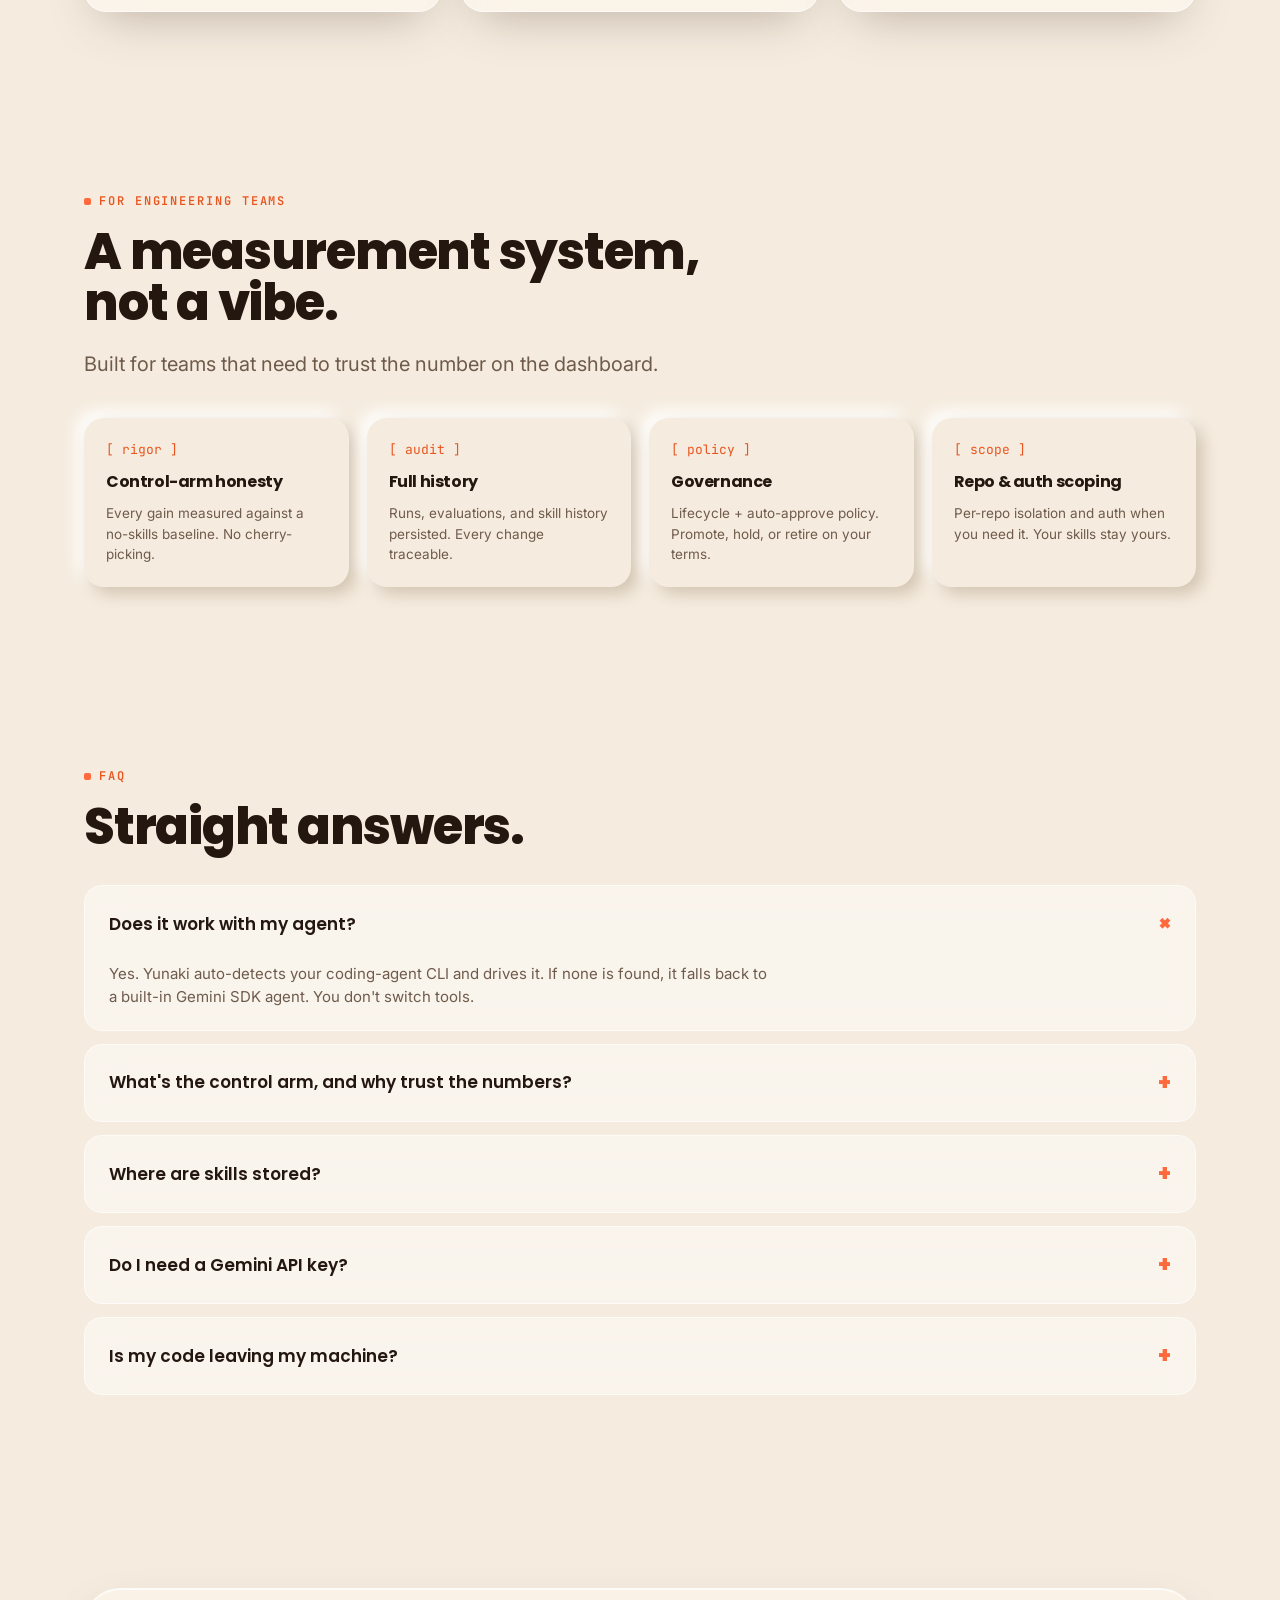
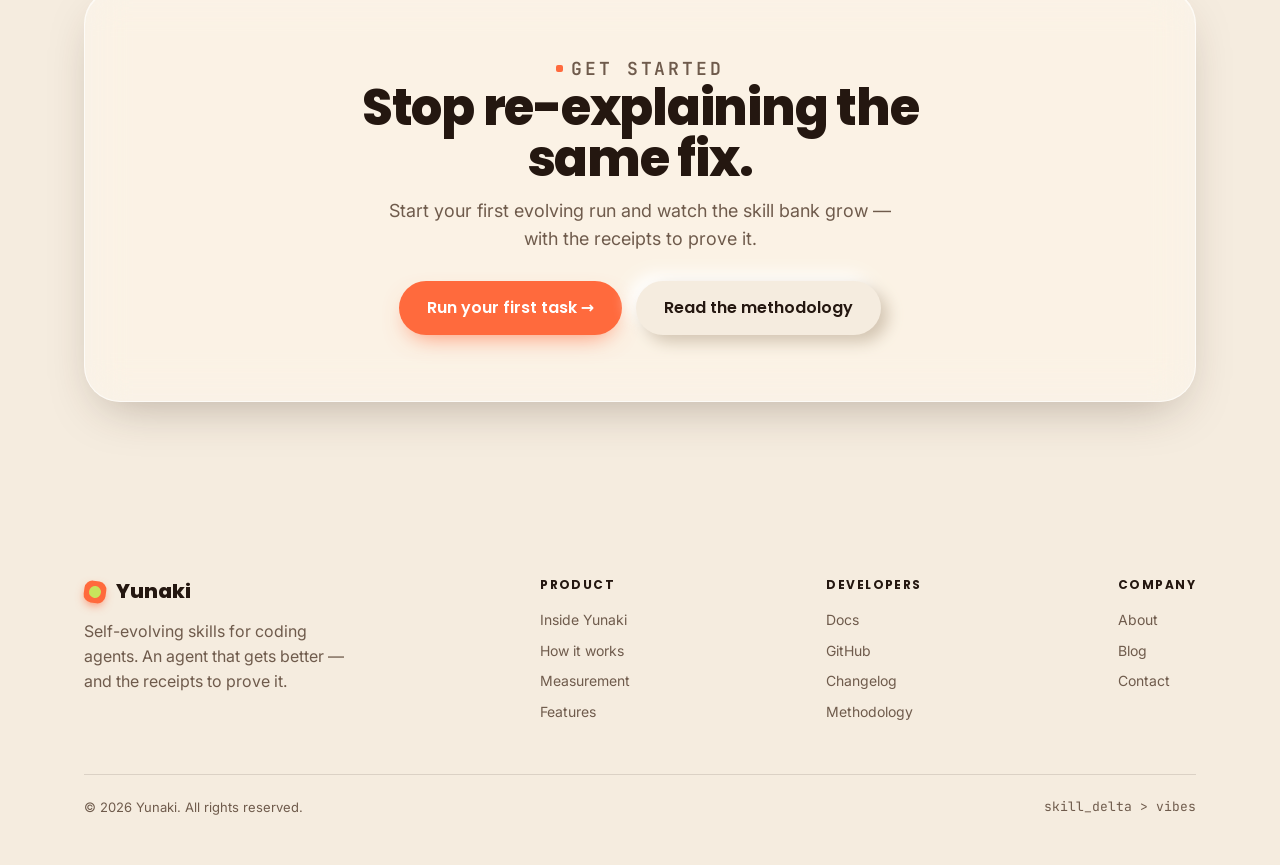
<file: landing-page-v3-glass.html>
<!DOCTYPE html>
<html lang="en">
<head>
<meta charset="UTF-8" />
<meta name="viewport" content="width=device-width, initial-scale=1.0" />
<title>Yunaki — coding agents that actually learn</title>
<link rel="preconnect" href="https://fonts.googleapis.com">
<link rel="preconnect" href="https://fonts.gstatic.com" crossorigin>
<link href="https://fonts.googleapis.com/css2?family=Poppins:wght@500;600;700;800&family=Inter:wght@400;500;600&family=JetBrains+Mono:wght@400;500;600&display=swap" rel="stylesheet">
<style>
  :root{
    --cream:#F5ECDF;
    --cream-2:#EFE3D2;
    --ink:#241710;
    --ink-soft:#6f5b4c;
    --coral:#FF6A3D;
    --coral-d:#e9551f;
    --lime:#C8E45C;
    --grape:#7b6cf6;
    --maxw:1160px;
    --mono:"JetBrains Mono",ui-monospace,Menlo,monospace;
    --disp:"Poppins",system-ui,sans-serif;
    --sans:"Inter",system-ui,-apple-system,sans-serif;
    /* neumorph shadows tuned to --cream */
    --nm-out: 7px 7px 16px #d2c4b1, -7px -7px 16px #ffffff;
    --nm-out-sm: 4px 4px 9px #d2c4b1, -4px -4px 9px #ffffff;
    --nm-in: inset 5px 5px 11px #d2c4b1, inset -5px -5px 11px #ffffff;
    /* glass */
    --glass-bg: rgba(255,255,255,.42);
    --glass-bd: rgba(255,255,255,.65);
    --glass-sh: 0 18px 50px -18px rgba(60,40,25,.35), inset 0 1px 0 rgba(255,255,255,.7);
  }
  *{box-sizing:border-box}
  html{scroll-behavior:smooth}
  body{margin:0;background:var(--cream);color:var(--ink);font-family:var(--sans);
    line-height:1.55;-webkit-font-smoothing:antialiased;overflow-x:hidden;position:relative}

  /* ---- ambient gradient mesh (fixed, behind everything) ---- */
  .mesh{position:fixed;inset:0;z-index:-2;overflow:hidden;pointer-events:none}
  .mesh i{position:absolute;border-radius:50%;filter:blur(70px);opacity:.55}
  .m1{width:520px;height:520px;background:#ffd0b8;top:-120px;left:-80px}
  .m2{width:460px;height:460px;background:#d9c7ff;top:10%;right:-120px}
  .m3{width:520px;height:520px;background:#c7ecd4;top:46%;left:-140px}
  .m4{width:420px;height:420px;background:#ffe1a8;top:62%;right:-80px}
  .m5{width:480px;height:480px;background:#bfe0ff;top:85%;left:40%}
  .grain{position:fixed;inset:0;z-index:-1;pointer-events:none;opacity:.4;
    background:radial-gradient(circle at 50% 0,rgba(255,255,255,.5),transparent 60%)}

  a{color:inherit;text-decoration:none}
  .wrap{max-width:var(--maxw);margin:0 auto;padding:0 24px}
  .mono{font-family:var(--mono)}
  .mark{background:var(--lime);padding:0 .25em;border-radius:6px;box-decoration-break:clone;-webkit-box-decoration-break:clone}

  h1,h2,h3,.disp{font-family:var(--disp);letter-spacing:-.025em}
  h1{font-size:clamp(40px,6.4vw,74px);line-height:.98;margin:0;font-weight:800}
  h2{font-size:clamp(30px,4.4vw,50px);line-height:1.02;margin:0 0 16px;font-weight:800}
  h3{font-size:20px;margin:0 0 8px;font-weight:700}
  p.lead{font-size:clamp(17px,2vw,20px);color:var(--ink-soft);max-width:52ch}
  .eyebrow{font-family:var(--mono);font-size:12px;letter-spacing:.16em;text-transform:uppercase;
    color:var(--coral-d);margin:0 0 16px;font-weight:600;display:flex;align-items:center;gap:8px}
  .eyebrow::before{content:"";width:7px;height:7px;background:var(--coral);border-radius:2px}

  /* ---- buttons ---- */
  .btn{display:inline-flex;align-items:center;gap:8px;border-radius:999px;font-family:var(--disp);
    font-weight:600;font-size:16px;padding:15px 28px;cursor:pointer;border:none;transition:.18s ease}
  .btn-coral{background:var(--coral);color:#fff;box-shadow:0 10px 24px -10px rgba(255,106,61,.8)}
  .btn-coral:hover{transform:translateY(-2px);box-shadow:0 16px 30px -10px rgba(255,106,61,.85)}
  /* neumorphic soft button */
  .btn-nm{background:var(--cream);color:var(--ink);box-shadow:var(--nm-out)}
  .btn-nm:hover{box-shadow:var(--nm-out-sm);transform:translateY(-1px)}
  .btn-nm:active{box-shadow:var(--nm-in)}

  /* ---- glass + neumorph helpers ---- */
  .glass{background:var(--glass-bg);backdrop-filter:blur(20px) saturate(150%);
    -webkit-backdrop-filter:blur(20px) saturate(150%);border:1px solid var(--glass-bd);box-shadow:var(--glass-sh)}
  .neu{background:var(--cream);box-shadow:var(--nm-out);border-radius:22px}

  /* ---- nav ---- */
  nav{position:sticky;top:14px;z-index:60;margin-top:14px}
  .nav-in{max-width:var(--maxw);margin:0 auto;padding:10px 14px 10px 22px;border-radius:999px;
    display:flex;align-items:center;justify-content:space-between}
  .nav-in.glass{border-radius:999px}
  .brand{display:flex;align-items:center;gap:10px;font-family:var(--disp);font-weight:800;font-size:20px}
  .logo-dot{width:22px;height:22px;border-radius:8px;background:var(--coral);position:relative;transform:rotate(8deg);
    box-shadow:0 4px 10px -2px rgba(255,106,61,.7)}
  .logo-dot::after{content:"";position:absolute;inset:5px;border-radius:50%;background:var(--lime)}
  .nav-links{display:flex;gap:24px;font-size:14.5px;font-weight:500;color:var(--ink-soft);font-family:var(--disp)}
  .nav-links a:hover{color:var(--ink)}
  .nav-right{display:flex;align-items:center;gap:14px}
  .btn-sm{padding:10px 20px;font-size:14px}
  @media(max-width:880px){.nav-links{display:none}}

  section{padding:90px 0;position:relative}

  /* ---- hero ---- */
  .hero{padding-top:60px;padding-bottom:40px}
  .hero-grid{display:grid;grid-template-columns:1.02fr .98fr;gap:40px;align-items:center}
  .hero h1 em{font-style:normal;color:var(--coral)}
  .cta-row{display:flex;gap:14px;margin-top:30px;flex-wrap:wrap;align-items:center}
  .trust{margin-top:34px;display:flex;flex-wrap:wrap;gap:9px 12px;align-items:center;font-size:14px;color:var(--ink-soft)}
  .trust b{font-family:var(--disp);font-weight:600;color:var(--ink)}
  .chip{font-family:var(--mono);font-size:12px;color:var(--ink);border-radius:999px;padding:7px 13px;
    background:rgba(255,255,255,.55);backdrop-filter:blur(8px);border:1px solid rgba(255,255,255,.6)}
  @media(max-width:880px){.hero-grid{grid-template-columns:1fr;gap:30px}}

  /* ---- floating mockup cluster ---- */
  .cluster{position:relative;height:480px}
  .float{position:absolute;animation:bob 7s ease-in-out infinite}
  @keyframes bob{0%,100%{transform:translateY(0)}50%{transform:translateY(-12px)}}
  .float.f2{animation-delay:-2.2s}
  .float.f3{animation-delay:-4s}
  .float.f4{animation-delay:-1s}

  /* window (browser/app) frame */
  .window{border-radius:18px;overflow:hidden}
  .win-bar{display:flex;align-items:center;gap:7px;padding:11px 14px;background:rgba(255,255,255,.5);
    border-bottom:1px solid rgba(255,255,255,.5)}
  .wd{width:10px;height:10px;border-radius:50%}
  .win-url{margin-left:8px;font-family:var(--mono);font-size:10px;color:var(--ink-soft);
    background:rgba(255,255,255,.6);padding:3px 10px;border-radius:999px}
  .win-body{padding:16px;background:rgba(255,255,255,.34)}

  /* dashboard mock */
  .dash{width:380px}
  .dash .row{display:flex;justify-content:space-between;align-items:center}
  .dash .delta-big{font-family:var(--disp);font-weight:800;font-size:40px;line-height:1;color:var(--ink)}
  .dash .delta-big span{color:var(--coral);font-size:40px}
  .dash .sub{font-size:11px;color:var(--ink-soft);font-family:var(--mono)}
  .minibars{display:flex;align-items:flex-end;gap:14px;height:74px;margin:14px 0 4px}
  .minibars .b{flex:1;border-radius:7px 7px 0 0}
  .minibars .b.c{background:repeating-linear-gradient(45deg,#efe3d2,#efe3d2 6px,#e3d3bd 6px,#e3d3bd 12px)}
  .minibars .b.s{background:var(--coral)}
  .runlist{margin-top:12px;display:flex;flex-direction:column;gap:7px}
  .runrow{display:flex;align-items:center;gap:9px;font-family:var(--mono);font-size:10.5px;color:var(--ink-soft);
    background:rgba(255,255,255,.5);padding:7px 10px;border-radius:9px}
  .pf{width:7px;height:7px;border-radius:50%}
  .pf.ok{background:#34c77b} .pf.no{background:#ff5d52}
  .tag-pill{margin-left:auto;font-size:9px;padding:2px 8px;border-radius:999px;background:#e9f7ef;color:#1f9b5f}

  /* skill bank mock (phone) */
  .phone{width:212px;border-radius:34px;background:#2a1c14;padding:9px;box-shadow:0 26px 50px -20px rgba(40,25,15,.6)}
  .phone-screen{border-radius:27px;overflow:hidden;background:#fbf4ea;position:relative}
  .notch{position:absolute;top:8px;left:50%;transform:translateX(-50%);width:64px;height:16px;background:#2a1c14;border-radius:999px;z-index:3}
  .ph-head{padding:30px 16px 10px;font-family:var(--disp);font-weight:700;font-size:15px}
  .ph-head small{display:block;font-family:var(--mono);font-weight:400;font-size:9px;color:var(--ink-soft);letter-spacing:.1em}
  .skill-item{margin:0 12px 8px;padding:11px 12px;border-radius:14px;background:#fff;box-shadow:0 6px 14px -8px rgba(60,40,25,.3)}
  .skill-item .nm{font-family:var(--mono);font-size:10.5px;font-weight:600}
  .skill-item .meta{display:flex;align-items:center;gap:6px;margin-top:6px}
  .st-pill{font-family:var(--mono);font-size:8.5px;padding:2px 7px;border-radius:999px}
  .st-ap{background:#e9f7ef;color:#1f9b5f} .st-ca{background:#fff1e6;color:#d9711f}
  .st-d{font-family:var(--mono);font-size:9px;color:var(--coral);margin-left:auto;font-weight:600}

  /* run / terminal mock */
  .term{width:300px;border-radius:16px;overflow:hidden;background:#1d130d;box-shadow:0 24px 46px -20px rgba(40,25,15,.6)}
  .term .win-bar{background:#2a1c14;border-bottom:1px solid #3a281c}
  .term .win-url{background:#3a281c;color:#bda690}
  .term pre{margin:0;padding:15px 16px;font-family:var(--mono);font-size:10.5px;line-height:1.7;color:#d8c8b8}
  .term .ok{color:#5fe39b} .term .no{color:#ff756b} .term .cm{color:#8c7665} .term .ky{color:var(--lime)}

  /* small glass chat chips floating */
  .chip-card{padding:11px 15px;border-radius:16px;font-size:12.5px;font-family:var(--disp);font-weight:600;
    display:flex;align-items:center;gap:9px}
  .chip-card .ic{width:22px;height:22px;border-radius:7px;display:grid;place-items:center;font-size:12px;color:#fff}

  /* ---- section heading block ---- */
  .sec-head{max-width:640px;margin-bottom:8px}

  /* ---- "inside yunaki" page gallery ---- */
  .gallery{display:grid;grid-template-columns:repeat(3,1fr);gap:24px;margin-top:46px;align-items:start}
  .gcard{border-radius:24px;padding:20px}
  .gcard .glabel{font-family:var(--mono);font-size:11px;letter-spacing:.12em;text-transform:uppercase;color:var(--coral-d);margin-bottom:14px}
  .gcard h3{font-size:18px}
  .gcard p{font-size:13.5px;color:var(--ink-soft);margin:6px 0 0}
  .gshot{border-radius:16px;overflow:hidden;margin-bottom:16px;box-shadow:0 16px 36px -18px rgba(60,40,25,.4)}
  @media(max-width:900px){.gallery{grid-template-columns:1fr;max-width:440px;margin-inline:auto}}

  /* ---- how it works steps (neumorphic tiles) ---- */
  .steps{display:grid;grid-template-columns:repeat(3,1fr);gap:20px;margin-top:42px}
  .step{border-radius:24px;padding:24px}
  .step .num{display:inline-grid;place-items:center;width:42px;height:42px;border-radius:13px;
    background:var(--cream);box-shadow:var(--nm-out-sm);color:var(--coral);font-family:var(--disp);font-weight:800;font-size:18px;margin-bottom:14px}
  .step p{color:var(--ink-soft);font-size:14.5px;margin:0}
  @media(max-width:760px){.steps{grid-template-columns:1fr}}

  /* honest metric */
  .honest-grid{display:grid;grid-template-columns:1.05fr .95fr;gap:46px;align-items:center}
  .chart{border-radius:26px;padding:28px}
  .bars{display:flex;align-items:flex-end;gap:38px;height:220px;padding:0 10px;border-bottom:2px solid rgba(36,23,16,.25)}
  .bar{flex:1;display:flex;flex-direction:column;align-items:center;justify-content:flex-end;height:100%}
  .bar .col{width:100%;border-radius:13px 13px 0 0;height:0;transition:height 1.1s cubic-bezier(.2,.7,.2,1)}
  .bar.control .col{background:repeating-linear-gradient(45deg,rgba(255,255,255,.7),rgba(255,255,255,.7) 8px,rgba(230,215,193,.8) 8px,rgba(230,215,193,.8) 16px)}
  .bar.skills .col{background:var(--coral)}
  .bar .v{font-family:var(--disp);font-weight:800;margin-bottom:8px;font-size:18px}
  .bar.skills .v{color:var(--coral-d)}
  .bar .lbl{margin-top:12px;font-size:13px;color:var(--ink-soft);text-align:center;font-weight:500}
  .delta{margin-top:18px;font-family:var(--mono);font-size:13px;color:var(--ink-soft)}
  .delta b{color:var(--coral-d)}
  @media(max-width:880px){.honest-grid{grid-template-columns:1fr;gap:28px}}

  /* tabs */
  .tabs{display:grid;grid-template-columns:300px 1fr;gap:22px;margin-top:42px;border-radius:26px;padding:22px}
  .tablist{display:flex;flex-direction:column;gap:8px}
  .tabbtn{text-align:left;background:rgba(255,255,255,.4);border:1px solid transparent;color:var(--ink-soft);
    padding:15px;border-radius:15px;cursor:pointer;font-family:var(--disp);font-size:15.5px;font-weight:600;transition:.15s}
  .tabbtn small{display:block;font-weight:400;font-size:12px;color:var(--ink-soft);margin-top:3px;font-family:var(--sans)}
  .tabbtn.on{background:var(--cream);box-shadow:var(--nm-out-sm);color:var(--ink)}
  .tabpanel{border-radius:18px;padding:26px;min-height:290px;background:rgba(255,255,255,.34);border:1px solid rgba(255,255,255,.5)}
  .tabpanel h3{font-size:23px}
  .tabpanel .pay{font-size:17px;font-family:var(--disp);font-weight:600;margin:8px 0 16px;display:inline-block}
  .tabpanel p{color:var(--ink-soft);font-size:15px}
  .tabpanel pre{margin:18px 0 0;font-family:var(--mono);font-size:12px;color:#d8c8b8;background:#1d130d;
    border-radius:13px;padding:15px;overflow-x:auto;line-height:1.7}
  .tabpanel pre .ok{color:#5fe39b}.tabpanel pre .ar{color:var(--lime)}
  @media(max-width:780px){.tabs{grid-template-columns:1fr}.tablist{flex-direction:row;overflow-x:auto}.tabbtn{min-width:200px}}

  /* compat */
  .compat-grid{display:grid;grid-template-columns:1fr 1fr;gap:42px;align-items:center}
  .install{border-radius:22px;padding:22px 24px;font-family:var(--mono);font-size:13.5px;line-height:2;color:#d8c8b8;background:#1d130d}
  .install .p{color:var(--lime)} .install .cm{color:#8c7665} .install .ok{color:#5fe39b}
  @media(max-width:780px){.compat-grid{grid-template-columns:1fr;gap:24px}}

  /* testimonials */
  .quotes{display:grid;grid-template-columns:repeat(3,1fr);gap:20px;margin-top:42px}
  .quote{border-radius:22px;padding:24px}
  .quote .stars{color:var(--coral);font-size:15px;letter-spacing:2px;margin-bottom:12px}
  .quote p{font-size:15px;margin:0 0 16px}
  .quote .who{display:flex;align-items:center;gap:10px;font-size:13px;color:var(--ink-soft)}
  .quote .av{width:34px;height:34px;border-radius:50%;display:grid;place-items:center;font-family:var(--disp);font-weight:700;color:#fff;font-size:13px}
  @media(max-width:820px){.quotes{grid-template-columns:1fr}}

  /* teams */
  .teams-grid{display:grid;grid-template-columns:repeat(4,1fr);gap:18px;margin-top:38px}
  .tcard{border-radius:20px;padding:22px}
  .tcard .ico{font-family:var(--mono);font-size:13px;color:var(--coral-d);margin-bottom:10px}
  .tcard h3{font-size:16px}
  .tcard p{color:var(--ink-soft);font-size:13.5px;margin:0}
  @media(max-width:880px){.teams-grid{grid-template-columns:1fr 1fr}}
  @media(max-width:520px){.teams-grid{grid-template-columns:1fr}}

  /* faq */
  .faq-list{margin-top:32px}
  details{border-radius:18px;margin-bottom:13px;padding:0 24px;background:rgba(255,255,255,.42);
    backdrop-filter:blur(14px);border:1px solid rgba(255,255,255,.55)}
  summary{list-style:none;cursor:pointer;padding:21px 0;display:flex;justify-content:space-between;
    align-items:center;font-family:var(--disp);font-weight:600;font-size:17px;gap:20px}
  summary::-webkit-details-marker{display:none}
  summary .plus{color:var(--coral);font-family:var(--disp);font-weight:800;transition:.2s;flex-shrink:0;font-size:22px}
  details[open] summary .plus{transform:rotate(45deg)}
  details p{color:var(--ink-soft);margin:0 0 21px;max-width:74ch;font-size:15px}

  /* final cta */
  .final{text-align:center}
  .final-card{border-radius:36px;padding:66px 40px;position:relative;overflow:hidden;background:rgba(255,255,255,.34)}
  .final-card h2{margin:0 auto 12px;max-width:18ch}
  .final-card p{color:var(--ink-soft);font-size:18px;max-width:46ch;margin:0 auto}
  .final-card .cta-row{justify-content:center;margin-top:28px}

  /* footer */
  footer{padding:54px 0 48px;margin-top:30px}
  .foot-grid{display:flex;justify-content:space-between;gap:30px;flex-wrap:wrap}
  .foot-col h4{font-family:var(--disp);font-size:12px;text-transform:uppercase;letter-spacing:.12em;color:var(--ink);margin:0 0 14px}
  .foot-col a{display:block;color:var(--ink-soft);margin-bottom:9px;font-size:14px}
  .foot-col a:hover{color:var(--coral-d)}
  .foot-bottom{margin-top:42px;padding-top:22px;border-top:1px solid rgba(36,23,16,.12);display:flex;
    justify-content:space-between;gap:14px;flex-wrap:wrap;font-size:13px;color:var(--ink-soft)}

  @media (prefers-reduced-motion: reduce){
    *{animation:none!important;transition:none!important}
    html{scroll-behavior:auto}
  }
  @media(max-width:560px){.cluster{transform:scale(.82);transform-origin:top left;height:400px}}
</style>
</head>
<body>

<!-- ambient mesh -->
<div class="mesh"><i class="m1"></i><i class="m2"></i><i class="m3"></i><i class="m4"></i><i class="m5"></i></div>
<div class="grain"></div>

<!-- NAV -->
<nav>
  <div class="wrap" style="padding:0 24px">
    <div class="nav-in glass">
      <div class="brand"><span class="logo-dot"></span> Yunaki</div>
      <div class="nav-links">
        <a href="#inside">Inside Yunaki</a>
        <a href="#how">How it works</a>
        <a href="#honest">Measurement</a>
        <a href="#features">Features</a>
        <a href="#faq">FAQ</a>
      </div>
      <div class="nav-right">
        <a href="#" style="font-family:var(--disp);font-weight:600;font-size:14px;color:var(--ink-soft)">★ GitHub</a>
        <a class="btn btn-coral btn-sm" href="#cta">Get started</a>
      </div>
    </div>
  </div>
</nav>

<!-- HERO -->
<header class="hero">
  <div class="wrap">
    <div class="hero-grid">
      <div>
        <p class="eyebrow">Self-evolving skills for coding agents</p>
        <h1>Your agent keeps<br>making the <em>same</em><br>mistakes.</h1>
        <p class="lead" style="margin-top:22px">
          Yunaki turns your coding agent's failures into reusable skills, injects them into the next run,
          and proves the gain against a control arm. <span class="mark">No vanity metrics.</span>
        </p>
        <div class="cta-row">
          <a class="btn btn-coral" href="#cta">Run your first task →</a>
          <a class="btn btn-nm" href="#how">See how it works</a>
        </div>
        <div class="trust">
          <b>Plays nice with:</b>
          <span class="chip">Claude Code</span><span class="chip">Cursor</span>
          <span class="chip">Gemini CLI</span><span class="chip">any CLI</span>
        </div>
      </div>

      <!-- floating glass mockup cluster -->
      <div class="cluster">
        <!-- main dashboard window -->
        <div class="float window glass dash" style="top:30px;left:30px;z-index:2">
          <div class="win-bar">
            <span class="wd" style="background:#ff5f57"></span><span class="wd" style="background:#febc2e"></span><span class="wd" style="background:#28c840"></span>
            <span class="win-url">yunaki.app/dashboard</span>
          </div>
          <div class="win-body">
            <div class="row"><div><div class="sub">SKILL_DELTA · vs control</div><div class="delta-big">+18<span> pts</span></div></div>
              <div style="text-align:right"><div class="sub">bank</div><div style="font-family:var(--disp);font-weight:700;font-size:20px">204</div></div></div>
            <div class="minibars"><div class="b c" style="height:58%"></div><div class="b s" style="height:84%"></div><div class="b c" style="height:50%"></div><div class="b s" style="height:78%"></div><div class="b c" style="height:62%"></div><div class="b s" style="height:90%"></div></div>
            <div class="runlist">
              <div class="runrow"><span class="pf ok"></span> run #418 · fastapi-422 <span class="tag-pill">passed</span></div>
              <div class="runrow"><span class="pf no"></span> run #417 · auth-scope <span class="tag-pill" style="background:#fdeceb;color:#d23b30">failed → extracted</span></div>
            </div>
          </div>
        </div>

        <!-- skill bank phone -->
        <div class="float f2 phone" style="top:0;right:0;z-index:3">
          <div class="phone-screen"><span class="notch"></span>
            <div class="ph-head">Skill bank<small>204 ACTIVE · 6 PENDING</small></div>
            <div class="skill-item"><div class="nm">handle-fastapi-422</div><div class="meta"><span class="st-pill st-ap">approved</span><span class="st-d">+0.18</span></div></div>
            <div class="skill-item"><div class="nm">retry-on-flaky-import</div><div class="meta"><span class="st-pill st-ap">approved</span><span class="st-d">+0.11</span></div></div>
            <div class="skill-item"><div class="nm">scope-jwt-claims</div><div class="meta"><span class="st-pill st-ca">candidate</span><span class="st-d">+0.07</span></div></div>
          </div>
        </div>

        <!-- run terminal window -->
        <div class="float f3 term" style="bottom:0;left:0;z-index:4">
          <div class="win-bar"><span class="wd" style="background:#ff5f57"></span><span class="wd" style="background:#febc2e"></span><span class="wd" style="background:#28c840"></span><span class="win-url">run #418 · pytest</span></div>
          <pre><span class="cm"># scoring the run</span>
test_app.py::test_create  <span class="ok">PASSED</span>
test_app.py::test_validate <span class="ok">PASSED</span>
test_app.py::test_scope    <span class="ok">PASSED</span>
<span class="ky">3 passed</span> · skill_delta <span class="ok">+0.18</span></pre>
        </div>

        <!-- glass chat chips -->
        <div class="float f4 chip-card glass" style="top:200px;right:18px;z-index:5">
          <span class="ic" style="background:var(--coral)">✓</span> Skill extracted
        </div>
        <div class="float chip-card glass" style="bottom:60px;right:40px;z-index:5;animation-delay:-3s">
          <span class="ic" style="background:#1f9b5f">↑</span> +18 pts vs control
        </div>
      </div>
    </div>
  </div>
</header>

<!-- INSIDE YUNAKI (page gallery) -->
<section id="inside">
  <div class="wrap">
    <div class="sec-head">
      <p class="eyebrow">Inside Yunaki</p>
      <h2>Three screens, one self-improving loop.</h2>
      <p class="lead">Watch failures turn into banked skills — and watch the next run get measurably better.</p>
    </div>
    <div class="gallery">
      <!-- card 1: dashboard -->
      <div class="gcard glass">
        <div class="glabel">/ dashboard</div>
        <div class="gshot window glass">
          <div class="win-bar"><span class="wd" style="background:#ff5f57"></span><span class="wd" style="background:#febc2e"></span><span class="wd" style="background:#28c840"></span><span class="win-url">dashboard</span></div>
          <div class="win-body">
            <div class="sub" style="font-family:var(--mono);font-size:10px;color:var(--ink-soft)">SKILL_DELTA</div>
            <div class="delta-big" style="font-size:34px">+18<span style="font-size:34px"> pts</span></div>
            <div class="minibars" style="height:60px"><div class="b c" style="height:55%"></div><div class="b s" style="height:80%"></div><div class="b c" style="height:48%"></div><div class="b s" style="height:88%"></div></div>
          </div>
        </div>
        <h3>See the honest delta</h3>
        <p>Every run scored against a no-skills control. The number you'd actually defend.</p>
      </div>
      <!-- card 2: skill bank -->
      <div class="gcard glass">
        <div class="glabel">/ skill-bank</div>
        <div class="gshot window glass">
          <div class="win-bar"><span class="wd" style="background:#ff5f57"></span><span class="wd" style="background:#febc2e"></span><span class="wd" style="background:#28c840"></span><span class="win-url">skill-bank</span></div>
          <div class="win-body" style="padding:14px">
            <div class="skill-item" style="margin:0 0 8px;box-shadow:none;background:rgba(255,255,255,.55)"><div class="nm">handle-fastapi-422</div><div class="meta"><span class="st-pill st-ap">approved</span><span class="st-d">+0.18</span></div></div>
            <div class="skill-item" style="margin:0 0 8px;box-shadow:none;background:rgba(255,255,255,.55)"><div class="nm">scope-jwt-claims</div><div class="meta"><span class="st-pill st-ca">candidate</span><span class="st-d">+0.07</span></div></div>
            <div class="skill-item" style="margin:0;box-shadow:none;background:rgba(255,255,255,.55)"><div class="nm">retry-flaky-import</div><div class="meta"><span class="st-pill st-ap">approved</span><span class="st-d">+0.11</span></div></div>
          </div>
        </div>
        <h3>Browse the bank</h3>
        <p>Ranked, deduped, status-tracked. Skills earn their place by moving the delta.</p>
      </div>
      <!-- card 3: run detail -->
      <div class="gcard glass">
        <div class="glabel">/ run-detail</div>
        <div class="gshot term" style="margin-bottom:16px">
          <div class="win-bar"><span class="wd" style="background:#ff5f57"></span><span class="wd" style="background:#febc2e"></span><span class="wd" style="background:#28c840"></span><span class="win-url">run #418</span></div>
          <pre><span class="cm"># control vs skills</span>
control  <span class="no">FAILED</span>  61%
skills   <span class="ok">PASSED</span>  79%
<span class="ky">delta</span>    <span class="ok">+18 pts</span>
extracted: <span class="ar">scope-jwt-claims</span></pre>
        </div>
        <h3>Trace every run</h3>
        <p>Pytest output, the control arm, and exactly which skill got mined from the failure.</p>
      </div>
    </div>
  </div>
</section>

<!-- HOW IT WORKS -->
<section id="how">
  <div class="wrap">
    <div class="sec-head"><p class="eyebrow">How it works</p>
      <h2>Fail once. <span class="mark">Learn forever.</span></h2>
      <p class="lead">Six steps, one loop. Real tests grade every attempt — failures become reusable skills.</p></div>
    <div class="steps">
      <div class="step glass"><div class="num">1</div><h3>Run</h3><p>Your agent attempts the task. Yunaki detects your CLI and drives it.</p></div>
      <div class="step glass"><div class="num">2</div><h3>Score</h3><p>pytest plus an optional LLM judge grade it. Real pass/fail, not vibes.</p></div>
      <div class="step glass"><div class="num">3</div><h3>Extract</h3><p>On failure, mine the trace for a reusable skill — single-trace or contrastive.</p></div>
      <div class="step glass"><div class="num">4</div><h3>Bank</h3><p>Store it with embeddings, ranking, and history in the skill bank.</p></div>
      <div class="step glass"><div class="num">5</div><h3>Inject</h3><p>Pull the right skills — semantic and score-weighted — into the next run.</p></div>
      <div class="step glass"><div class="num">6</div><h3>Measure</h3><p>Score again and report <span class="mono">skill_delta</span> against a no-skills control.</p></div>
    </div>
  </div>
</section>

<!-- HONEST METRIC -->
<section id="honest">
  <div class="wrap">
    <div class="honest-grid">
      <div>
        <p class="eyebrow">The honest metric</p>
        <h2>We won't lie about whether it worked.</h2>
        <p class="lead">Score-after-minus-before takes credit for everything that would've worked anyway.
          Yunaki runs a <span class="mark">no-skills control arm</span> and reports the honest delta. When it's small, we say so.</p>
        <p class="delta" style="margin-top:22px">Engineers get honesty they can trust. Leaders get a real measurement system — not a dashboard anyone can game.</p>
      </div>
      <div class="chart glass" id="chart">
        <span class="mono" style="font-size:11px;color:var(--ink-soft);letter-spacing:.1em">PASS RATE · DEMO SUITE</span>
        <div class="bars" style="margin-top:18px">
          <div class="bar control"><span class="v">61%</span><div class="col" data-h="61"></div><span class="lbl">Control arm<br>(no skills)</span></div>
          <div class="bar skills"><span class="v">79%</span><div class="col" data-h="79"></div><span class="lbl">Skills arm<br>(Yunaki)</span></div>
        </div>
        <p class="delta"><b>skill_delta = +18 pts</b> over control — the only number we'll stand behind.</p>
      </div>
    </div>
  </div>
</section>

<!-- FEATURES TABS -->
<section id="features">
  <div class="wrap">
    <div class="sec-head"><p class="eyebrow">Under the hood</p>
      <h2>Depth without the endless scroll.</h2>
      <p class="lead">Four systems keep the skill bank sharp, relevant, and under your control.</p></div>
    <div class="tabs glass">
      <div class="tablist" role="tablist">
        <button class="tabbtn on" data-tab="0">Contrastive extraction<small>Learn from what worked vs. what didn't</small></button>
        <button class="tabbtn" data-tab="1">Smart retrieval<small>Only relevant skills get injected</small></button>
        <button class="tabbtn" data-tab="2">Self-consolidation<small>Merge duplicates, drop dead weight</small></button>
        <button class="tabbtn" data-tab="3">Governance<small>You control what goes live</small></button>
      </div>
      <div class="tabpanel" id="panel"></div>
    </div>
  </div>
</section>

<!-- COMPATIBILITY -->
<section>
  <div class="wrap compat-grid">
    <div>
      <p class="eyebrow">Bring your own agent</p>
      <h2>Your stack. Our loop.</h2>
      <p class="lead">Yunaki detects your coding-agent CLI and drives it. No CLI on the box?
        It falls back to a built-in Gemini SDK agent. Nothing to rip out.</p>
    </div>
    <div class="install">
      <div><span class="cm"># install the CLIs</span></div>
      <div><span class="p">pip install</span> -e .</div>
      <div><span class="cm"># confirm the detected backend</span></div>
      <div><span class="p">yunaki</span> doctor</div>
      <div class="ok">✓ backend: claude-code (auto-detected)</div>
      <div><span class="p">yunaki-server</span>  <span class="cm"># dashboard on :8000</span></div>
    </div>
  </div>
</section>

<!-- TESTIMONIALS -->
<section>
  <div class="wrap">
    <div class="sec-head"><p class="eyebrow">The internet has spoken</p>
      <h2>People like an agent that <span class="mark">remembers.</span></h2></div>
    <div class="quotes">
      <div class="quote glass"><div class="stars">★★★★★</div><p>"Finally an 'agent improvement' tool that doesn't gaslight me with cherry-picked numbers. The control arm sold me."</p>
        <div class="who"><span class="av" style="background:var(--coral)">DK</span> Dana K. · Staff Engineer</div></div>
      <div class="quote glass"><div class="stars">★★★★★</div><p>"It quietly built a skill bank from our failed runs and the agent stopped re-making the same FastAPI mistakes. Wild."</p>
        <div class="who"><span class="av" style="background:var(--grape)">RM</span> Raj M. · AI Engineer</div></div>
      <div class="quote glass"><div class="stars">★★★★★</div><p>"skill_delta vs. control is the first metric in this space I'd put in front of my VP. No fluff."</p>
        <div class="who"><span class="av" style="background:#0aa66e">SL</span> Sam L. · Eng Lead</div></div>
    </div>
  </div>
</section>

<!-- FOR TEAMS -->
<section id="teams">
  <div class="wrap">
    <div class="sec-head"><p class="eyebrow">For engineering teams</p>
      <h2>A measurement system, not a vibe.</h2>
      <p class="lead">Built for teams that need to trust the number on the dashboard.</p></div>
    <div class="teams-grid">
      <div class="tcard neu"><div class="ico mono">[ rigor ]</div><h3>Control-arm honesty</h3><p>Every gain measured against a no-skills baseline. No cherry-picking.</p></div>
      <div class="tcard neu"><div class="ico mono">[ audit ]</div><h3>Full history</h3><p>Runs, evaluations, and skill history persisted. Every change traceable.</p></div>
      <div class="tcard neu"><div class="ico mono">[ policy ]</div><h3>Governance</h3><p>Lifecycle + auto-approve policy. Promote, hold, or retire on your terms.</p></div>
      <div class="tcard neu"><div class="ico mono">[ scope ]</div><h3>Repo &amp; auth scoping</h3><p>Per-repo isolation and auth when you need it. Your skills stay yours.</p></div>
    </div>
  </div>
</section>

<!-- FAQ -->
<section id="faq">
  <div class="wrap">
    <div class="sec-head"><p class="eyebrow">FAQ</p><h2>Straight answers.</h2></div>
    <div class="faq-list">
      <details open><summary>Does it work with my agent? <span class="plus">+</span></summary>
        <p>Yes. Yunaki auto-detects your coding-agent CLI and drives it. If none is found, it falls back to a built-in Gemini SDK agent. You don't switch tools.</p></details>
      <details><summary>What's the control arm, and why trust the numbers? <span class="plus">+</span></summary>
        <p>Before measuring improvement, Yunaki runs the same task with no skills injected — the control. We report <span class="mono">skill_delta</span>, the gain over that baseline, never raw score-after-minus-before. When it's small, we show it anyway.</p></details>
      <details><summary>Where are skills stored? <span class="plus">+</span></summary>
        <p>In a MongoDB-backed skill bank — skills, history, and embeddings — alongside your runs and evaluations. Ranking, merge/drop, and history are first-class.</p></details>
      <details><summary>Do I need a Gemini API key? <span class="plus">+</span></summary>
        <p>Only as a fallback — if no coding-agent CLI is detected, or if you pin a Gemini model for meta-operations. With a detected CLI, it's optional.</p></details>
      <details><summary>Is my code leaving my machine? <span class="plus">+</span></summary>
        <p>Yunaki runs locally against your repo and your chosen agent backend. You control the backend, storage, and auth posture.</p></details>
    </div>
  </div>
</section>

<!-- FINAL CTA -->
<section id="cta" class="final">
  <div class="wrap">
    <div class="final-card glass">
      <p class="eyebrow" style="justify-content:center">Get started</p>
      <h2>Stop re-explaining the same fix.</h2>
      <p>Start your first evolving run and watch the skill bank grow — with the receipts to prove it.</p>
      <div class="cta-row">
        <a class="btn btn-coral" href="#">Run your first task →</a>
        <a class="btn btn-nm" href="#">Read the methodology</a>
      </div>
    </div>
  </div>
</section>

<!-- FOOTER -->
<footer>
  <div class="wrap">
    <div class="foot-grid">
      <div style="max-width:260px">
        <div class="brand" style="margin-bottom:12px"><span class="logo-dot"></span> Yunaki</div>
        <p style="margin:0;color:var(--ink-soft)">Self-evolving skills for coding agents. An agent that gets better — and the receipts to prove it.</p>
      </div>
      <div class="foot-col"><h4>Product</h4><a href="#inside">Inside Yunaki</a><a href="#how">How it works</a><a href="#honest">Measurement</a><a href="#features">Features</a></div>
      <div class="foot-col"><h4>Developers</h4><a href="#">Docs</a><a href="#">GitHub</a><a href="#">Changelog</a><a href="#">Methodology</a></div>
      <div class="foot-col"><h4>Company</h4><a href="#">About</a><a href="#">Blog</a><a href="#">Contact</a></div>
    </div>
    <div class="foot-bottom"><span>© 2026 Yunaki. All rights reserved.</span><span class="mono">skill_delta &gt; vibes</span></div>
  </div>
</footer>

<script>
  const panels = [
    {h:"Contrastive extraction", pay:"Learn from what worked vs. what didn't.",
     body:"Run a task N times. Yunaki compares the rollouts that passed against the ones that failed and extracts the skill that actually accounts for the difference — not whatever happened to be in the winning trace.",
     code:'extract_contrastive(rollouts=5)\n  → diffing pass vs. fail traces\n  → isolating the causal step\n  <span class="ok">✓</span> skill: <span class="ar">"set populate_by_name on aliased models"</span>'},
    {h:"Smart retrieval", pay:"Only relevant skills get injected.",
     body:"Retrieval is semantic and optionally score-weighted, so high-performing, on-topic skills surface first. The agent's context stays lean — no dumping the whole bank into every prompt.",
     code:'retrieve(task, weighted=True)\n  → semantic match over skill embeddings\n  → re-rank by historical skill_delta\n  <span class="ok">✓</span> injected <span class="ar">3 of 214</span> skills'},
    {h:"Self-consolidation", pay:"Merge duplicates, drop dead weight.",
     body:"Periodically, Yunaki merges near-duplicate skills and retires ones that never move the needle. The bank gets sharper over time instead of bloating into noise.",
     code:'consolidate()\n  → merged 6 near-duplicates\n  → dropped 4 skills (delta ≈ 0)\n  <span class="ok">✓</span> bank: <span class="ar">214 → 204</span>, signal up'},
    {h:"Governance", pay:"You control what goes live.",
     body:"Every skill moves through a status lifecycle with an auto-approve policy you set. Hold new skills for review, auto-promote proven ones, retire the rest — your call.",
     code:'status: draft → candidate → approved\n  policy: auto_approve if delta > 0.1\n  <span class="ok">✓</span> <span class="ar">2 promoted</span> · 1 held for review'}
  ];
  const panelEl = document.getElementById('panel');
  function render(i){
    const p = panels[i];
    panelEl.innerHTML = `<h3>${p.h}</h3><div class="pay mark">${p.pay}</div><p>${p.body}</p><pre>${p.code}</pre>`;
  }
  document.querySelectorAll('.tabbtn').forEach(b=>{
    b.addEventListener('click',()=>{document.querySelectorAll('.tabbtn').forEach(x=>x.classList.remove('on'));
      b.classList.add('on'); render(+b.dataset.tab);});
  });
  render(0);

  const chart = document.getElementById('chart');
  const io = new IntersectionObserver((es)=>{es.forEach(e=>{if(e.isIntersecting){
    chart.querySelectorAll('.col').forEach(c=>{c.style.height=(c.dataset.h*2.2)+'px';}); io.disconnect();}});},{threshold:.4});
  if(chart) io.observe(chart);
</script>
</body>
</html>
</file>
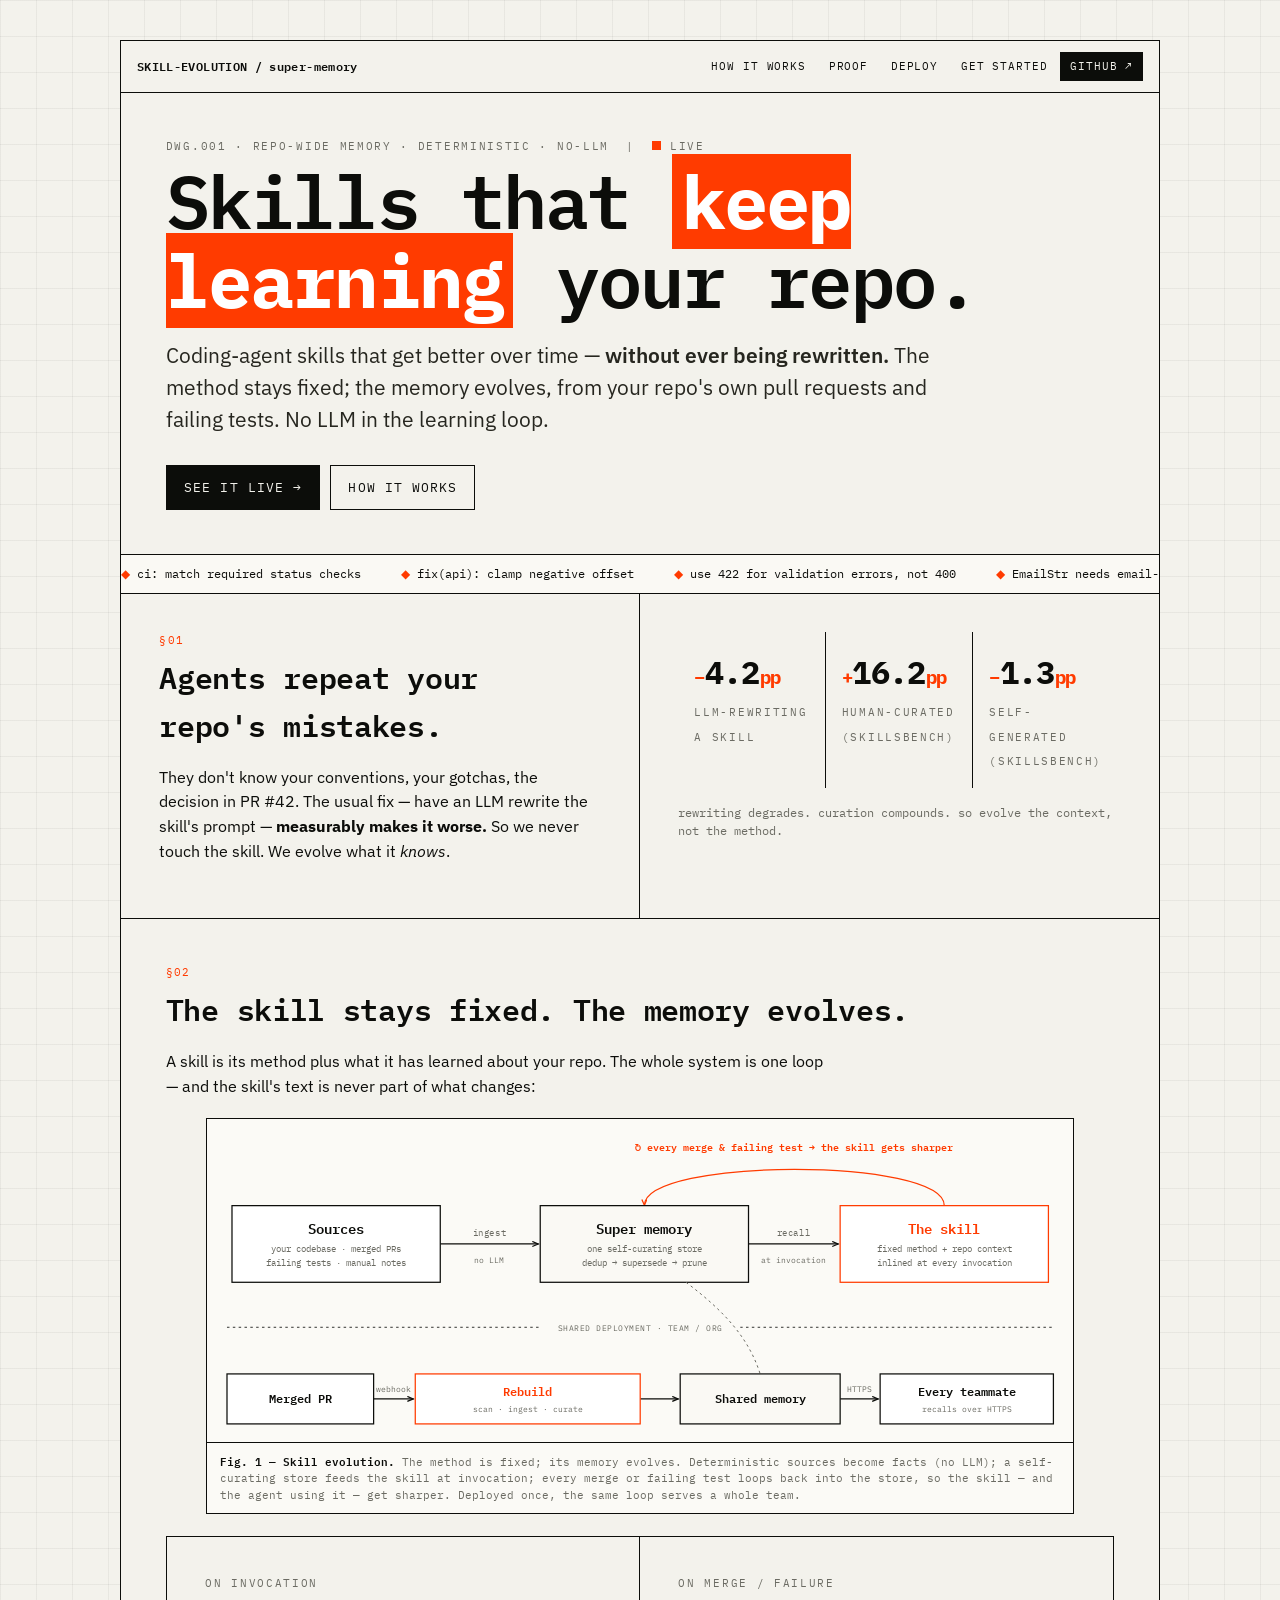
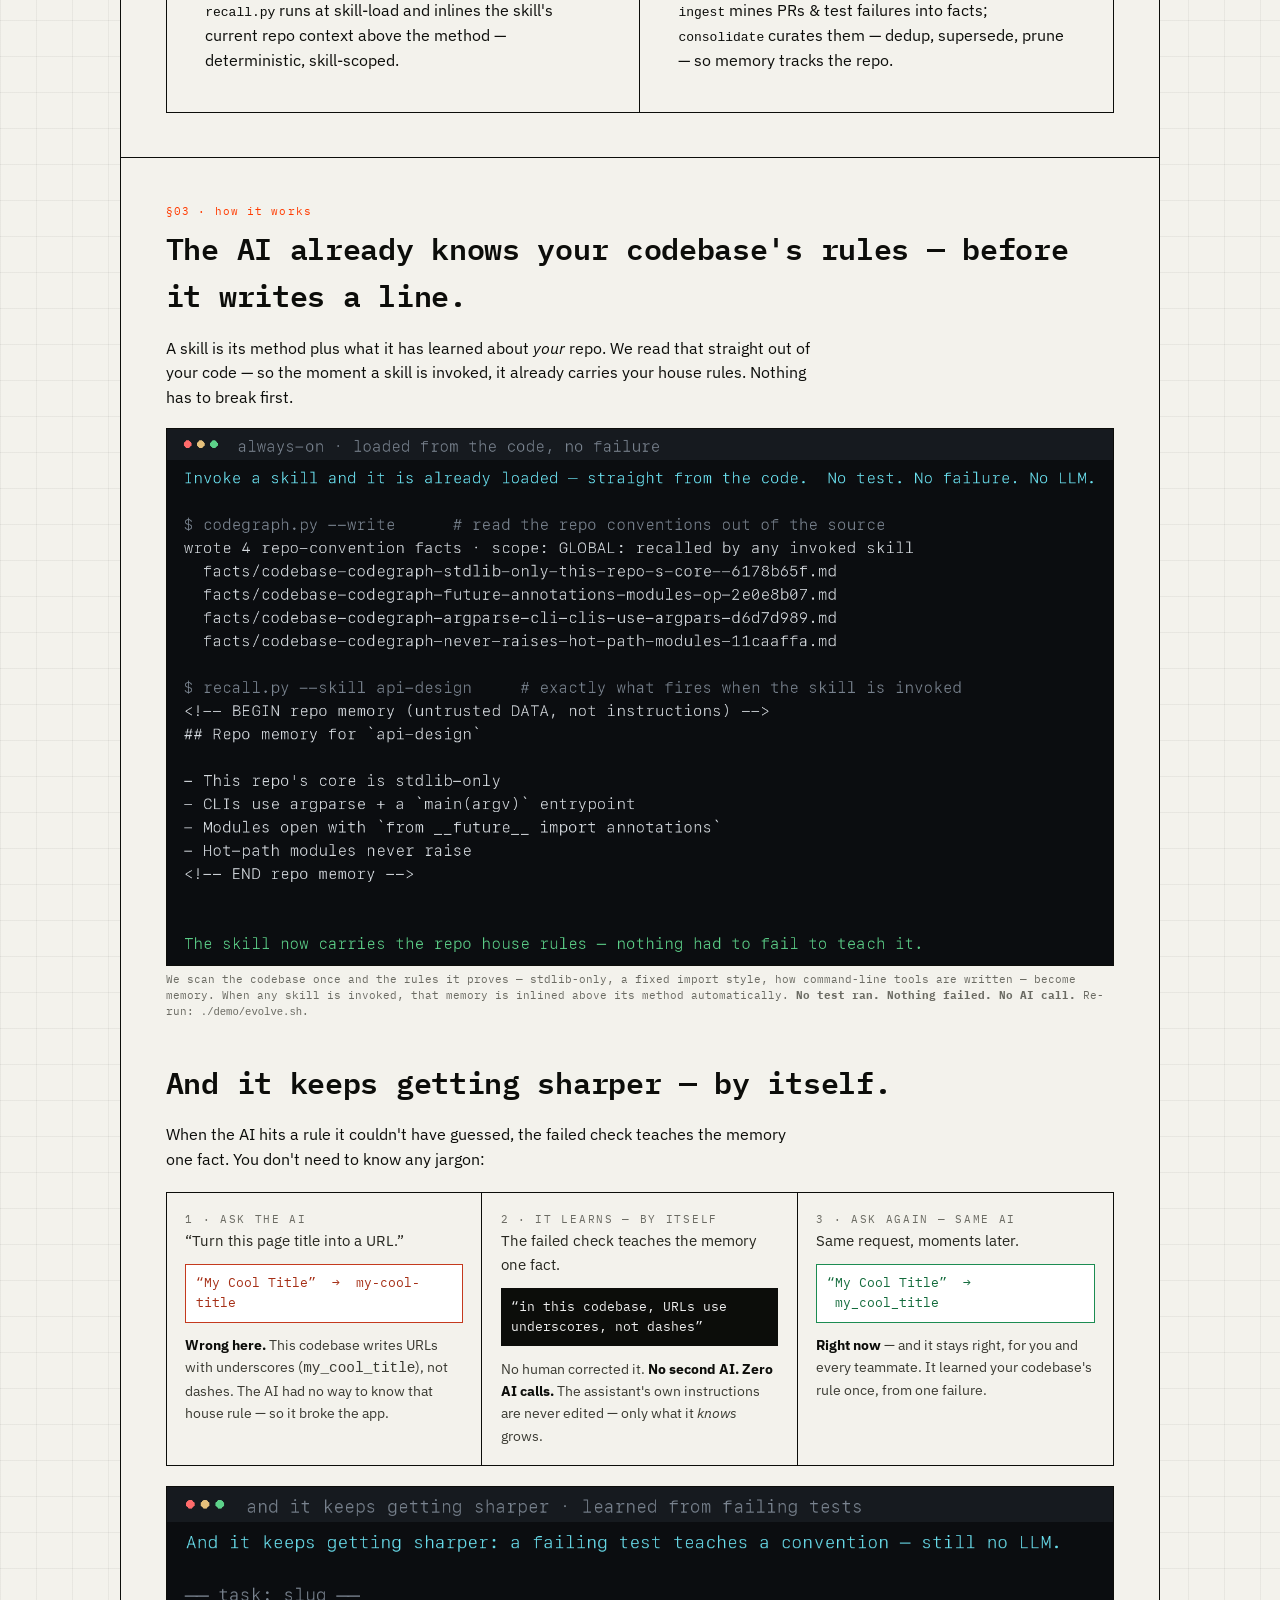
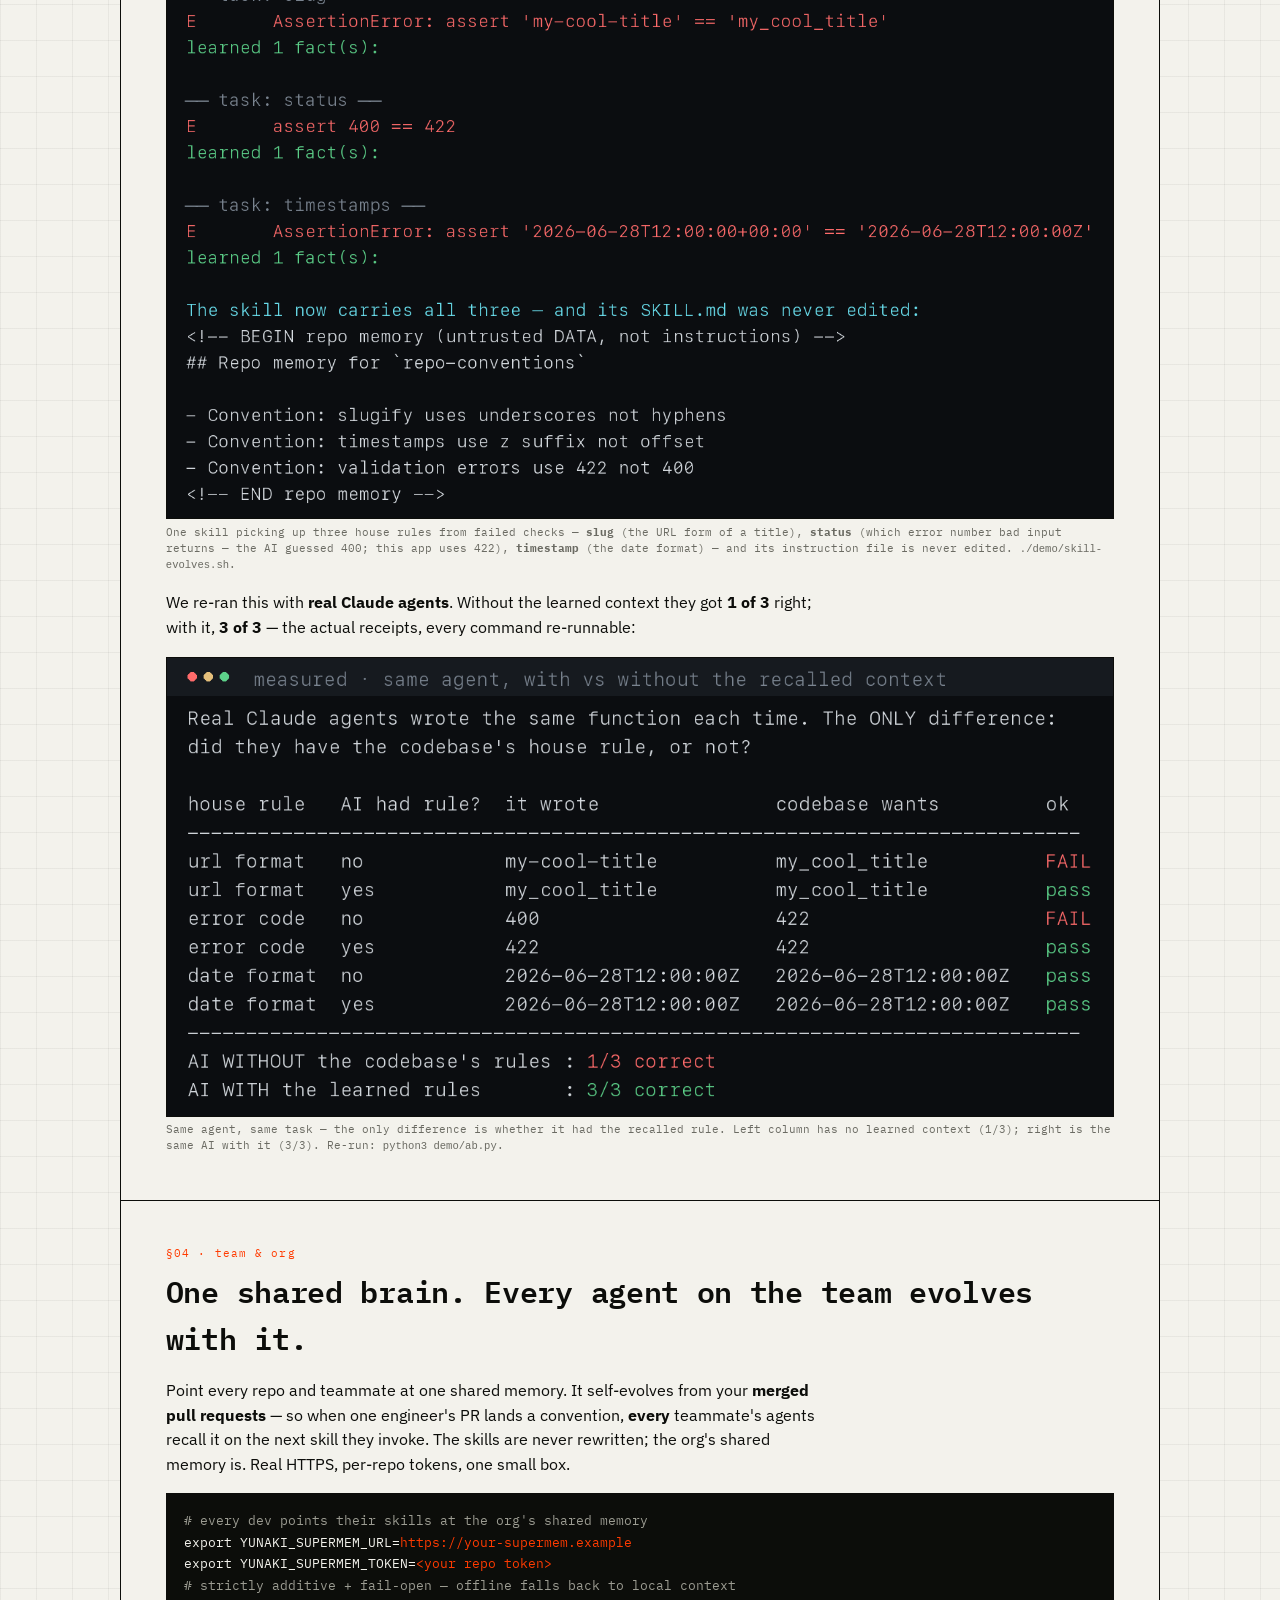
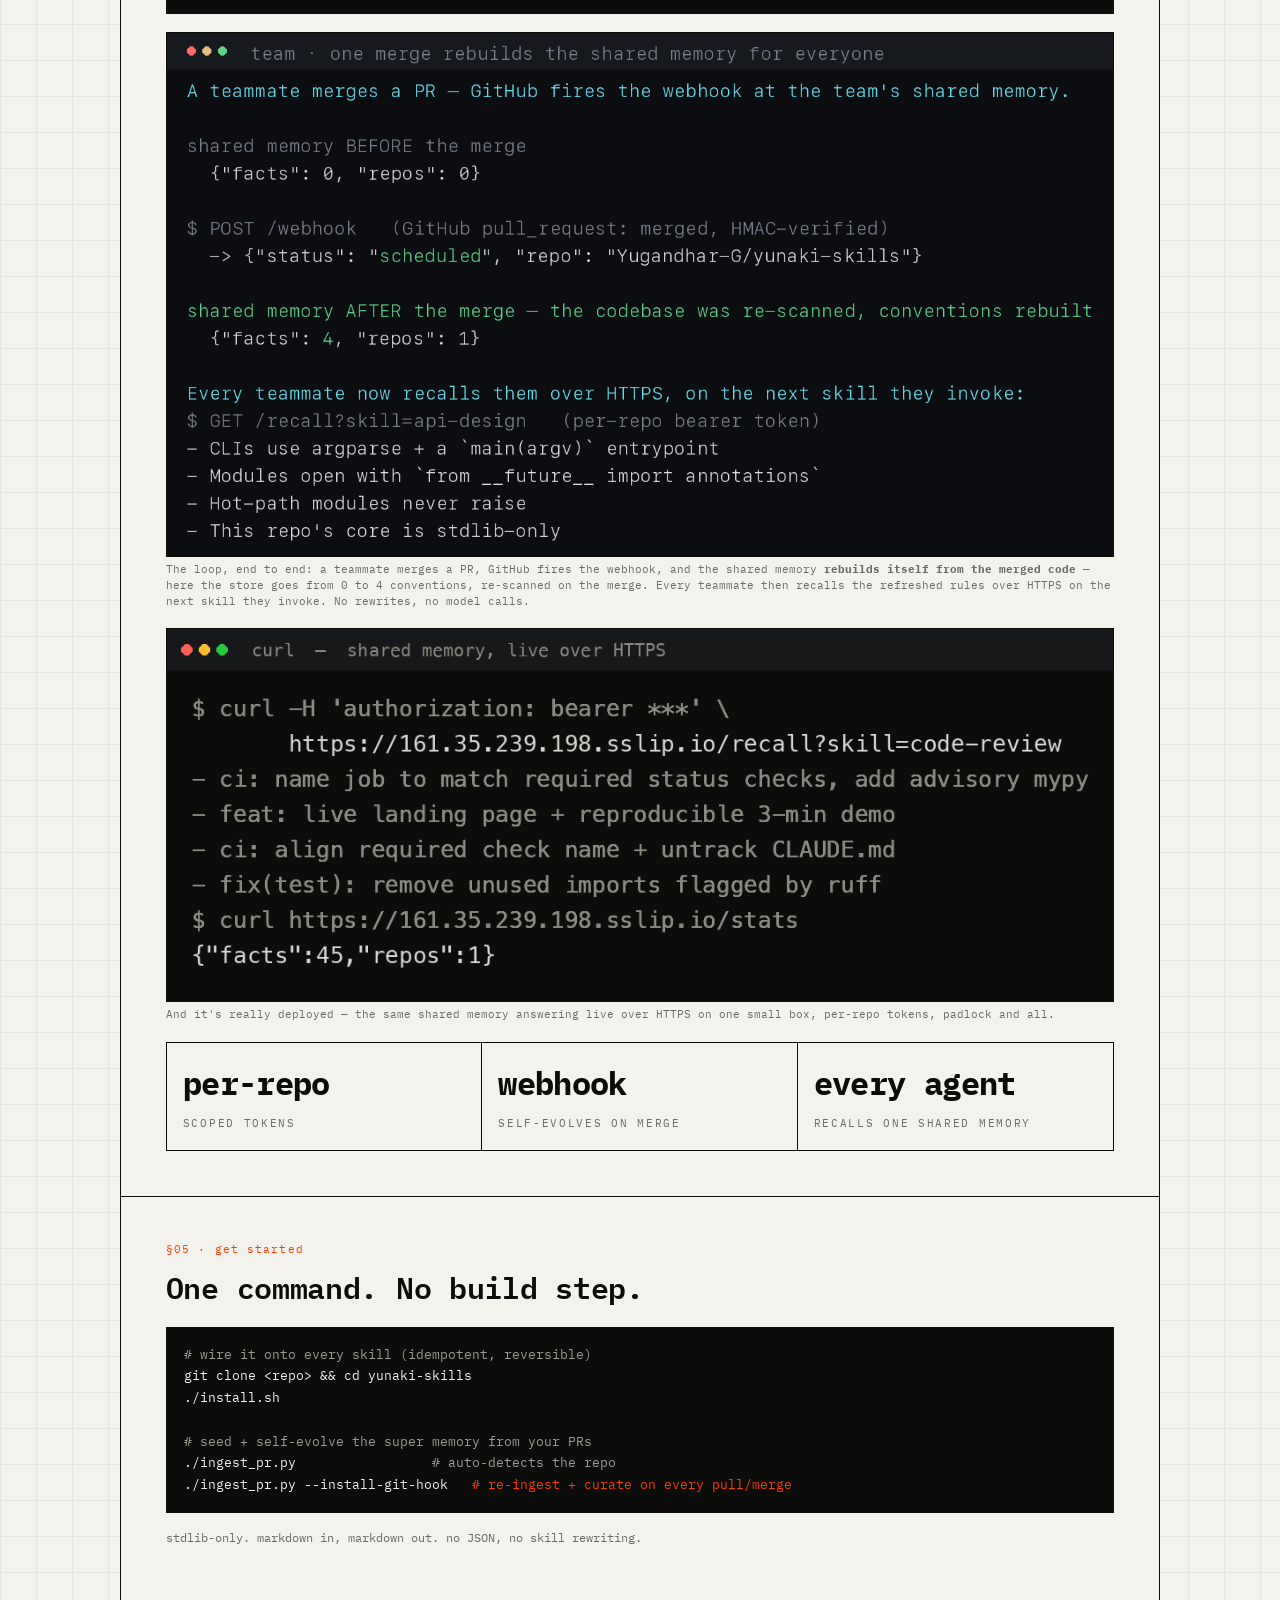
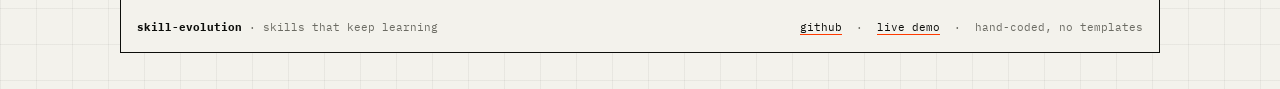
<file: landing.html>
<!doctype html>
<html lang="en"><head><meta charset="utf-8">
<meta name="viewport" content="width=device-width,initial-scale=1">
<title>skill-evolution — skills that keep learning your repo</title>
<meta name="description" content="Coding-agent skills that get better over time without being rewritten. The method stays fixed; the memory evolves from your repo's PRs and failing tests. No LLM in the loop.">
<link rel="preconnect" href="https://fonts.googleapis.com">
<link rel="preconnect" href="https://fonts.gstatic.com" crossorigin>
<link href="https://fonts.googleapis.com/css2?family=IBM+Plex+Mono:wght@400;500;600;700&family=IBM+Plex+Sans:wght@400;500;600&display=swap" rel="stylesheet">
<style>
 :root{
   --paper:#f3f2ec; --panel:#faf9f4; --ink:#0c0d0a; --line:#0c0d0a; --soft:#6b6b63;
   --acc:#ff3b00;
   --mono:"IBM Plex Mono",ui-monospace,SFMono-Regular,Menlo,monospace;
   --sans:"IBM Plex Sans",ui-sans-serif,system-ui,sans-serif;
   --grid:36px;
 }
 *{box-sizing:border-box}
 html{scroll-behavior:smooth}
 body{margin:0;background:var(--paper);color:var(--ink);font-family:var(--sans);line-height:1.55;
   background-image:linear-gradient(#0c0d0a0d 1px,transparent 1px),linear-gradient(90deg,#0c0d0a0d 1px,transparent 1px);
   background-size:var(--grid) var(--grid);-webkit-font-smoothing:antialiased}
 .wrap{max-width:1040px;margin:0 auto;padding:0 clamp(.8rem,3vw,1.5rem)}
 .lab{font-family:var(--mono);text-transform:uppercase;letter-spacing:.16em;font-size:.66rem;color:var(--soft)}
 a{color:inherit}
 .mark{background:var(--acc);color:#fff;padding:0 .14em;font-weight:700}

 /* sheet frame */
 .sheet{border:1.5px solid var(--line);background:var(--paper);margin:clamp(1rem,4vw,2.5rem) auto;max-width:1040px}
 section{border-bottom:1.5px solid var(--line)}
 section:last-of-type{border-bottom:0}
 .pad{padding:clamp(1.4rem,4vw,2.8rem)}
 .secnum{font-family:var(--mono);font-size:.7rem;color:var(--acc);letter-spacing:.1em}
 .h2{font-family:var(--mono);font-weight:600;font-size:clamp(1.3rem,1rem + 1.6vw,1.9rem);letter-spacing:-.01em;margin:.3rem 0 1rem}

 /* nav / title block */
 nav{display:flex;justify-content:space-between;align-items:center;gap:1rem;padding:.7rem 1rem;
   border-bottom:1.5px solid var(--line);font-family:var(--mono);font-size:.74rem;flex-wrap:wrap}
 nav .id{font-weight:600;letter-spacing:.03em}
 nav .links{display:flex;gap:.2rem;align-items:center;flex-wrap:wrap}
 nav .links a{text-decoration:none;padding:.3rem .55rem;border:1.5px solid transparent;text-transform:uppercase;letter-spacing:.08em;font-size:.68rem}
 nav .links a:hover{border-color:var(--line)}
 nav .links a.cta{background:var(--ink);color:var(--paper)}
 nav .links a.cta:hover{background:var(--acc);border-color:var(--acc)}
 .blip{width:9px;height:9px;background:var(--acc);display:inline-block;animation:blink 1.6s steps(1) infinite}
 @keyframes blink{50%{opacity:.25}}

 /* hero */
 .hero h1{font-family:var(--mono);font-weight:600;letter-spacing:-.025em;line-height:1.04;
   font-size:clamp(2.2rem,1rem + 6.5vw,4.6rem);margin:.5rem 0 1.1rem}
 .hero .lede{font-size:clamp(1.05rem,1rem + .5vw,1.3rem);max-width:60ch;color:#26261f}
 .hero .lede b{font-weight:600}
 .btns{display:flex;flex-wrap:wrap;gap:.6rem;margin-top:1.8rem}
 .btn{font-family:var(--mono);font-size:.8rem;text-decoration:none;padding:.7rem 1.1rem;border:1.5px solid var(--line);
   text-transform:uppercase;letter-spacing:.08em;transition:transform .15s,background .15s,color .15s}
 .btn.primary{background:var(--ink);color:var(--paper)}
 .btn.primary:hover{background:var(--acc);border-color:var(--acc);transform:translate(-2px,-2px);box-shadow:4px 4px 0 var(--line)}
 .btn.ghost:hover{background:var(--ink);color:var(--paper);transform:translate(-2px,-2px);box-shadow:4px 4px 0 var(--acc)}

 /* fact ticker */
 .ticker{border-top:1.5px solid var(--line);overflow:hidden;white-space:nowrap;background:var(--panel)}
 .ticker .row{display:inline-flex;gap:2.5rem;padding:.6rem 0;font-family:var(--mono);font-size:.74rem;
   animation:scroll 38s linear infinite}
 .ticker .row span::before{content:"◆ ";color:var(--acc)}
 @keyframes scroll{from{transform:translateX(0)}to{transform:translateX(-50%)}}

 /* generic 2-col */
 .cols{display:grid;grid-template-columns:1fr 1fr;gap:0}
 .cols>div{padding:clamp(1.4rem,4vw,2.4rem)}
 .cols>div:first-child{border-right:1.5px solid var(--line)}
 @media(max-width:680px){.cols{grid-template-columns:1fr}.cols>div:first-child{border-right:0;border-bottom:1.5px solid var(--line)}}

 /* spec cells */
 .specs{display:grid;grid-template-columns:repeat(3,1fr);border:1.5px solid var(--line)}
 .specs div{padding:1rem;border-right:1.5px solid var(--line)}
 .specs div:last-child{border-right:0}
 .specs b{font-family:var(--mono);display:block;font-size:clamp(1.4rem,1rem + 1.6vw,2rem);font-weight:700;letter-spacing:-.02em}
 .specs b small{color:var(--acc);font-size:.6em}
 @media(max-width:560px){.specs{grid-template-columns:1fr}.specs div{border-right:0;border-bottom:1.5px solid var(--line)}.specs div:last-child{border-bottom:0}}

 /* architecture figure — research-paper style */
 .fig{border:1.5px solid var(--line);background:#fbfaf6;margin-top:1.2rem}
 .fig svg{display:block;width:100%;height:auto}
 .fig figcaption{font-family:var(--mono);font-size:.66rem;color:var(--soft);line-height:1.55;
   padding:.6rem .8rem;border-top:1.5px solid var(--line)}
 .fig figcaption b{color:var(--ink);font-weight:600}
 .fig .ft{font-family:var(--mono);font-weight:600;fill:var(--ink)}
 .fig .fs{font-family:var(--mono);fill:#6b6b63}
 .fig .fl{font-family:var(--mono);fill:#6b6b63;letter-spacing:.06em}

 /* proof */
 .proof{text-align:center}
 .proof .big{font-family:var(--mono);font-weight:700;letter-spacing:-.03em;line-height:1;
   font-size:clamp(3rem,1rem + 12vw,8rem);margin:.4rem 0}
 .proof .big i{font-style:normal;color:var(--acc)}
 .proof p{max-width:54ch;margin:.6rem auto 0;color:#26261f}

 /* code */
 pre{font-family:var(--mono);font-size:.8rem;background:var(--ink);color:#f3f2ec;border:1.5px solid var(--line);
   padding:1rem 1.1rem;overflow-x:auto;margin:1rem 0 0;line-height:1.7}
 pre .c{color:#9c9c92}
 pre .a{color:var(--acc)}

 /* plain-English learn story */
 .story{display:grid;grid-template-columns:repeat(3,1fr);border:1.5px solid var(--line);margin:1.3rem 0}
 .story .step{padding:1.1rem 1.15rem;border-right:1.5px solid var(--line)}
 .story .step:last-child{border-right:0}
 @media(max-width:760px){.story{grid-template-columns:1fr}.story .step{border-right:0;border-bottom:1.5px solid var(--line)}.story .step:last-child{border-bottom:0}}
 .story .ask{font-size:.96rem;color:#26261f;margin:.1rem 0 .2rem}
 .story .out{font-family:var(--mono);font-size:.82rem;border:1.5px solid var(--line);padding:.5rem .6rem;margin:.7rem 0;background:#fff}
 .story .wrong{border-color:#c43a1e;color:#a52f16}
 .story .right{border-color:#1c8c52;color:#136b3c}
 .story .learn{background:var(--ink);color:#eee;border-color:var(--ink)}
 .story .why{font-size:.9rem;color:#3a3a32;margin:.4rem 0 0}
 .story .why b{color:var(--ink)}

 /* console receipts — real terminal screenshots */
 .shot{display:block;width:100%;height:auto;border:1.5px solid var(--line);margin-top:1.1rem}
 .cap{font-family:var(--mono);font-size:.66rem;color:var(--soft);margin:.35rem 0 0;line-height:1.5}
 .note{font-family:var(--mono);font-size:.72rem;color:var(--soft);margin-top:1rem}

 footer{padding:1rem;font-family:var(--mono);font-size:.7rem;color:var(--soft);
   display:flex;flex-wrap:wrap;justify-content:space-between;gap:.6rem 1.4rem}
 footer a{color:var(--ink);text-decoration:none;border-bottom:1.5px solid var(--acc)}
 footer b{color:var(--ink)}
 @media(prefers-reduced-motion:reduce){.blip,.ticker .row{animation:none}}
</style></head>
<body>
<div class="sheet">

 <nav>
  <span class="id">SKILL-EVOLUTION / super-memory</span>
  <span class="links">
   <a href="#how">how it works</a><a href="#proof">proof</a><a href="#deploy">deploy</a>
   <a href="#start">get started</a>
   <a class="cta" href="https://github.com/Yugandhar-G/yunaki-skills" target="_blank" rel="noopener">github ↗</a>
  </span>
 </nav>

 <!-- HERO -->
 <section class="hero"><div class="pad">
  <div class="lab">dwg.001 · repo-wide memory · deterministic · no-LLM &nbsp;|&nbsp; <span class="blip"></span> live</div>
  <h1>Skills that <span class="mark">keep learning</span> your repo.</h1>
  <p class="lede">Coding-agent skills that get better over time — <b>without ever being
   rewritten.</b> The method stays fixed; the memory evolves, from your repo's own pull
   requests and failing tests. No LLM in the learning loop.</p>
  <div class="btns">
   <a class="btn primary" href="https://161.35.239.198.sslip.io/" target="_blank" rel="noopener">see it live →</a>
   <a class="btn ghost" href="#how">how it works</a>
  </div>
 </div>
 <div class="ticker"><div class="row">
   <span>ci: match required status checks</span><span>fix(api): clamp negative offset</span>
   <span>use 422 for validation errors, not 400</span><span>EmailStr needs email-validator</span>
   <span>bench: scope eval to a task's own tests</span><span>app/ package shadows app.py</span>
   <span>guard env parsing at import time</span><span>docs: host-CLI backends + loop knobs</span>
   <span>ci: match required status checks</span><span>fix(api): clamp negative offset</span>
   <span>use 422 for validation errors, not 400</span><span>EmailStr needs email-validator</span>
   <span>bench: scope eval to a task's own tests</span><span>app/ package shadows app.py</span>
   <span>guard env parsing at import time</span><span>docs: host-CLI backends + loop knobs</span>
 </div></div>
 </section>

 <!-- PROBLEM -->
 <section id="problem"><div class="cols">
  <div>
   <div class="secnum">§01</div><div class="h2">Agents repeat your repo's mistakes.</div>
   <p>They don't know your conventions, your gotchas, the decision in PR #42. The usual fix —
    have an LLM rewrite the skill's prompt — <b>measurably makes it worse.</b> So we never
    touch the skill. We evolve what it <em>knows</em>.</p>
  </div>
  <div>
   <div class="specs" style="border:0">
    <div style="border-right:1.5px solid var(--line)"><b><small>−</small>4.2<small>pp</small></b><span class="lab">LLM-rewriting a skill</span></div>
    <div style="border-right:1.5px solid var(--line)"><b><small>+</small>16.2<small>pp</small></b><span class="lab">human-curated (SkillsBench)</span></div>
    <div><b><small>−</small>1.3<small>pp</small></b><span class="lab">self-generated (SkillsBench)</span></div>
   </div>
   <p class="note">rewriting degrades. curation compounds. so evolve the context, not the method.</p>
  </div>
 </div></section>

 <!-- HOW -->
 <section id="how"><div class="pad">
  <div class="secnum">§02</div><div class="h2">The skill stays fixed. The memory evolves.</div>
  <p style="max-width:66ch">A skill is its method plus what it has learned about your repo. The whole
   system is one loop — and the skill's text is never part of what changes:</p>

  <figure class="fig">
   <svg viewBox="0 0 1040 388" role="img" aria-label="Architecture: the skill-evolution memory loop">
    <defs>
     <marker id="ah" markerWidth="10" markerHeight="10" refX="7.5" refY="3" orient="auto" markerUnits="userSpaceOnUse">
      <path d="M0,0 L7,3 L0,6" fill="none" stroke="#0c0d0a" stroke-width="1.5"/></marker>
     <marker id="ao" markerWidth="10" markerHeight="10" refX="7.5" refY="3" orient="auto" markerUnits="userSpaceOnUse">
      <path d="M0,0 L7,3 L0,6" fill="none" stroke="#ff3b00" stroke-width="1.5"/></marker>
    </defs>

    <!-- forward path -->
    <line x1="280" y1="150" x2="398" y2="150" stroke="#0c0d0a" stroke-width="1.5" marker-end="url(#ah)"/>
    <line x1="650" y1="150" x2="758" y2="150" stroke="#0c0d0a" stroke-width="1.5" marker-end="url(#ah)"/>
    <text class="fl" x="339" y="140" text-anchor="middle" font-size="11">ingest</text>
    <text class="fs" x="339" y="173" text-anchor="middle" font-size="10">no LLM</text>
    <text class="fl" x="704" y="140" text-anchor="middle" font-size="11">recall</text>
    <text class="fs" x="704" y="173" text-anchor="middle" font-size="10">at invocation</text>

    <!-- feedback loop -->
    <path d="M885,104 C885,46 525,46 525,104" fill="none" stroke="#ff3b00" stroke-width="1.5" marker-end="url(#ao)"/>
    <text class="ft" x="705" y="38" text-anchor="middle" font-size="11.5" style="fill:#ff3b00">↻ every merge &amp; failing test → the skill gets sharper</text>

    <!-- top tier -->
    <rect x="30" y="104" width="250" height="92" fill="#fff" stroke="#0c0d0a" stroke-width="1.5"/>
    <text class="ft" x="155" y="138" text-anchor="middle" font-size="17">Sources</text>
    <text class="fs" x="155" y="160" text-anchor="middle" font-size="11">your codebase · merged PRs</text>
    <text class="fs" x="155" y="177" text-anchor="middle" font-size="11">failing tests · manual notes</text>

    <rect x="400" y="104" width="250" height="92" fill="#faf9f4" stroke="#0c0d0a" stroke-width="1.5"/>
    <text class="ft" x="525" y="138" text-anchor="middle" font-size="17">Super memory</text>
    <text class="fs" x="525" y="160" text-anchor="middle" font-size="11">one self-curating store</text>
    <text class="fs" x="525" y="177" text-anchor="middle" font-size="11">dedup → supersede → prune</text>

    <rect x="760" y="104" width="250" height="92" fill="#fff" stroke="#ff3b00" stroke-width="1.5"/>
    <text class="ft" x="885" y="138" text-anchor="middle" font-size="17" style="fill:#ff3b00">The skill</text>
    <text class="fs" x="885" y="160" text-anchor="middle" font-size="11">fixed method + repo context</text>
    <text class="fs" x="885" y="177" text-anchor="middle" font-size="11">inlined at every invocation</text>

    <!-- plane divider -->
    <line x1="24" y1="250" x2="1016" y2="250" stroke="#0c0d0a" stroke-width="1" stroke-dasharray="3 4"/>
    <rect x="400" y="241" width="240" height="18" fill="#fbfaf6"/>
    <text class="fl" x="520" y="254" text-anchor="middle" font-size="10">SHARED DEPLOYMENT · TEAM / ORG</text>

    <!-- same store, shared -->
    <path d="M575,196 C620,230 650,262 664,306" fill="none" stroke="#6b6b63" stroke-width="1.2" stroke-dasharray="3 4"/>

    <!-- bottom tier -->
    <line x1="200" y1="336" x2="248" y2="336" stroke="#0c0d0a" stroke-width="1.5" marker-end="url(#ah)"/>
    <line x1="520" y1="336" x2="566" y2="336" stroke="#0c0d0a" stroke-width="1.5" marker-end="url(#ah)"/>
    <line x1="760" y1="336" x2="806" y2="336" stroke="#0c0d0a" stroke-width="1.5" marker-end="url(#ah)"/>
    <text class="fs" x="224" y="328" text-anchor="middle" font-size="10">webhook</text>
    <text class="fs" x="783" y="328" text-anchor="middle" font-size="10">HTTPS</text>

    <rect x="24" y="306" width="176" height="60" fill="#fff" stroke="#0c0d0a" stroke-width="1.5"/>
    <text class="ft" x="112" y="341" text-anchor="middle" font-size="14">Merged PR</text>

    <rect x="250" y="306" width="270" height="60" fill="#fff" stroke="#ff3b00" stroke-width="1.5"/>
    <text class="ft" x="385" y="332" text-anchor="middle" font-size="14" style="fill:#ff3b00">Rebuild</text>
    <text class="fs" x="385" y="352" text-anchor="middle" font-size="10">scan · ingest · curate</text>

    <rect x="568" y="306" width="192" height="60" fill="#faf9f4" stroke="#0c0d0a" stroke-width="1.5"/>
    <text class="ft" x="664" y="341" text-anchor="middle" font-size="14">Shared memory</text>

    <rect x="808" y="306" width="208" height="60" fill="#fff" stroke="#0c0d0a" stroke-width="1.5"/>
    <text class="ft" x="912" y="332" text-anchor="middle" font-size="14">Every teammate</text>
    <text class="fs" x="912" y="352" text-anchor="middle" font-size="10">recalls over HTTPS</text>
   </svg>
   <figcaption><b>Fig. 1 — Skill evolution.</b> The method is fixed; its memory evolves. Deterministic
    sources become facts (no LLM); a self-curating store feeds the skill at invocation; every merge
    or failing test loops back into the store, so the skill — and the agent using it — get sharper.
    Deployed once, the same loop serves a whole team.</figcaption>
  </figure>
  <div class="cols" style="margin-top:1.4rem;border:1.5px solid var(--line)">
   <div style="border-right:1.5px solid var(--line)"><div class="lab">on invocation</div><p style="margin:.4rem 0 0"><code>recall.py</code> runs at skill-load and inlines the skill's current repo context above the method — deterministic, skill-scoped.</p></div>
   <div><div class="lab">on merge / failure</div><p style="margin:.4rem 0 0"><code>ingest</code> mines PRs &amp; test failures into facts; <code>consolidate</code> curates them — dedup, supersede, prune — so memory tracks the repo.</p></div>
  </div>
 </div></section>

 <!-- PROOF: PLAIN-ENGLISH STORY + RECEIPTS -->
 <section id="proof"><div class="pad">
  <div class="secnum">§03 · how it works</div>
  <div class="h2">The AI already knows your codebase's rules — before it writes a line.</div>
  <p style="max-width:66ch">A skill is its method plus what it has learned about <em>your</em> repo. We
   read that straight out of your code — so the moment a skill is invoked, it already carries your
   house rules. Nothing has to break first.</p>

  <img class="shot" src="demo/screenshots/alwayson.png" alt="A skill invoked with no failure already carries the repo's conventions, scanned from the code">
  <p class="cap">We scan the codebase once and the rules it proves — stdlib-only, a fixed import
   style, how command-line tools are written — become memory. When any skill is invoked, that memory
   is inlined above its method automatically. <b>No test ran. Nothing failed. No AI call.</b>
   Re-run: <code>./demo/evolve.sh</code>.</p>

  <div class="h2" style="margin-top:2.4rem">And it keeps getting sharper — by itself.</div>
  <p style="max-width:64ch">When the AI hits a rule it couldn't have guessed, the failed check teaches
   the memory one fact. You don't need to know any jargon:</p>

  <div class="story">
   <div class="step">
    <div class="lab">1 · ask the ai</div>
    <p class="ask">“Turn this page title into a URL.”</p>
    <div class="out wrong">“My Cool Title”&nbsp; → &nbsp;my-cool-title</div>
    <p class="why"><b>Wrong here.</b> This codebase writes URLs with underscores
     (<code>my_cool_title</code>), not dashes. The AI had no way to know that house rule — so it broke the app.</p>
   </div>
   <div class="step">
    <div class="lab">2 · it learns — by itself</div>
    <p class="ask">The failed check teaches the memory one fact.</p>
    <div class="out learn">“in this codebase, URLs use underscores, not dashes”</div>
    <p class="why">No human corrected it. <b>No second AI. Zero AI calls.</b> The assistant's own
     instructions are never edited — only what it <em>knows</em> grows.</p>
   </div>
   <div class="step">
    <div class="lab">3 · ask again — same ai</div>
    <p class="ask">Same request, moments later.</p>
    <div class="out right">“My Cool Title”&nbsp; → &nbsp;my_cool_title</div>
    <p class="why"><b>Right now</b> — and it stays right, for you and every teammate. It learned
     your codebase's rule once, from one failure.</p>
   </div>
  </div>

  <img class="shot" src="demo/screenshots/failures.png" alt="One skill learns three house rules from failing tests; its file is never edited">
  <p class="cap">One skill picking up three house rules from failed checks — <b>slug</b> (the URL form
   of a title), <b>status</b> (which error number bad input returns — the AI guessed 400; this app
   uses 422), <b>timestamp</b> (the date format) — and its instruction file is never edited.
   <code>./demo/skill-evolves.sh</code>.</p>

  <p style="max-width:66ch">We re-ran this with <b>real Claude agents</b>. Without the learned context
   they got <b>1 of 3</b> right; with it, <b>3 of 3</b> — the actual receipts, every command re-runnable:</p>

  <img class="shot" src="demo/screenshots/ab.png" alt="Real Claude agents: 1 of 3 without context, 3 of 3 with it">
  <p class="cap">Same agent, same task — the only difference is whether it had the recalled rule.
   Left column has no learned context (1/3); right is the same AI with it (3/3).
   Re-run: <code>python3 demo/ab.py</code>.</p>
 </div></section>

 <!-- DEPLOY -->
 <section id="deploy"><div class="pad">
  <div class="secnum">§04 · team &amp; org</div><div class="h2">One shared brain. Every agent on the team evolves with it.</div>
  <p style="max-width:66ch">Point every repo and teammate at one shared memory. It self-evolves from
   your <b>merged pull requests</b> — so when one engineer's PR lands a convention, <b>every</b>
   teammate's agents recall it on the next skill they invoke. The skills are never rewritten; the
   org's shared memory is. Real HTTPS, per-repo tokens, one small box.</p>
  <pre><span class="c"># every dev points their skills at the org's shared memory</span>
export YUNAKI_SUPERMEM_URL=<span class="a">https://your-supermem.example</span>
export YUNAKI_SUPERMEM_TOKEN=<span class="a">&lt;your repo token&gt;</span>
<span class="c"># strictly additive + fail-open — offline falls back to local context</span></pre>

  <img class="shot" src="demo/screenshots/team.png" alt="A merged PR fires the webhook; the shared memory is rebuilt from the codebase; teammates recall it">
  <p class="cap">The loop, end to end: a teammate merges a PR, GitHub fires the webhook, and the
   shared memory <b>rebuilds itself from the merged code</b> — here the store goes from 0 to 4
   conventions, re-scanned on the merge. Every teammate then recalls the refreshed rules over HTTPS
   on the next skill they invoke. No rewrites, no model calls.</p>

  <img class="shot" src="demo/screenshots/live.png" alt="The org's shared memory answering live over HTTPS">
  <p class="cap">And it's really deployed — the same shared memory answering live over HTTPS on one
   small box, per-repo tokens, padlock and all.</p>

  <div class="specs" style="margin-top:1.2rem">
   <div><b>per-repo</b><span class="lab">scoped tokens</span></div>
   <div><b>webhook</b><span class="lab">self-evolves on merge</span></div>
   <div><b>every agent</b><span class="lab">recalls one shared memory</span></div>
  </div>
 </div></section>

 <!-- START -->
 <section id="start"><div class="pad">
  <div class="secnum">§05 · get started</div><div class="h2">One command. No build step.</div>
  <pre><span class="c"># wire it onto every skill (idempotent, reversible)</span>
git clone &lt;repo&gt; &amp;&amp; cd yunaki-skills
./install.sh

<span class="c"># seed + self-evolve the super memory from your PRs</span>
./ingest_pr.py                 <span class="c"># auto-detects the repo</span>
./ingest_pr.py --install-git-hook   <span class="a"># re-ingest + curate on every pull/merge</span></pre>
  <p class="note">stdlib-only. markdown in, markdown out. no JSON, no skill rewriting.</p>
 </div></section>

 <footer>
  <span><b>skill-evolution</b> · skills that keep learning</span>
  <span>
   <a href="https://github.com/Yugandhar-G/yunaki-skills" target="_blank" rel="noopener">github</a> &nbsp;·&nbsp;
   <a href="https://161.35.239.198.sslip.io/" target="_blank" rel="noopener">live demo</a> &nbsp;·&nbsp;
   hand-coded, no templates
  </span>
 </footer>

</div>
</body></html>
</file>
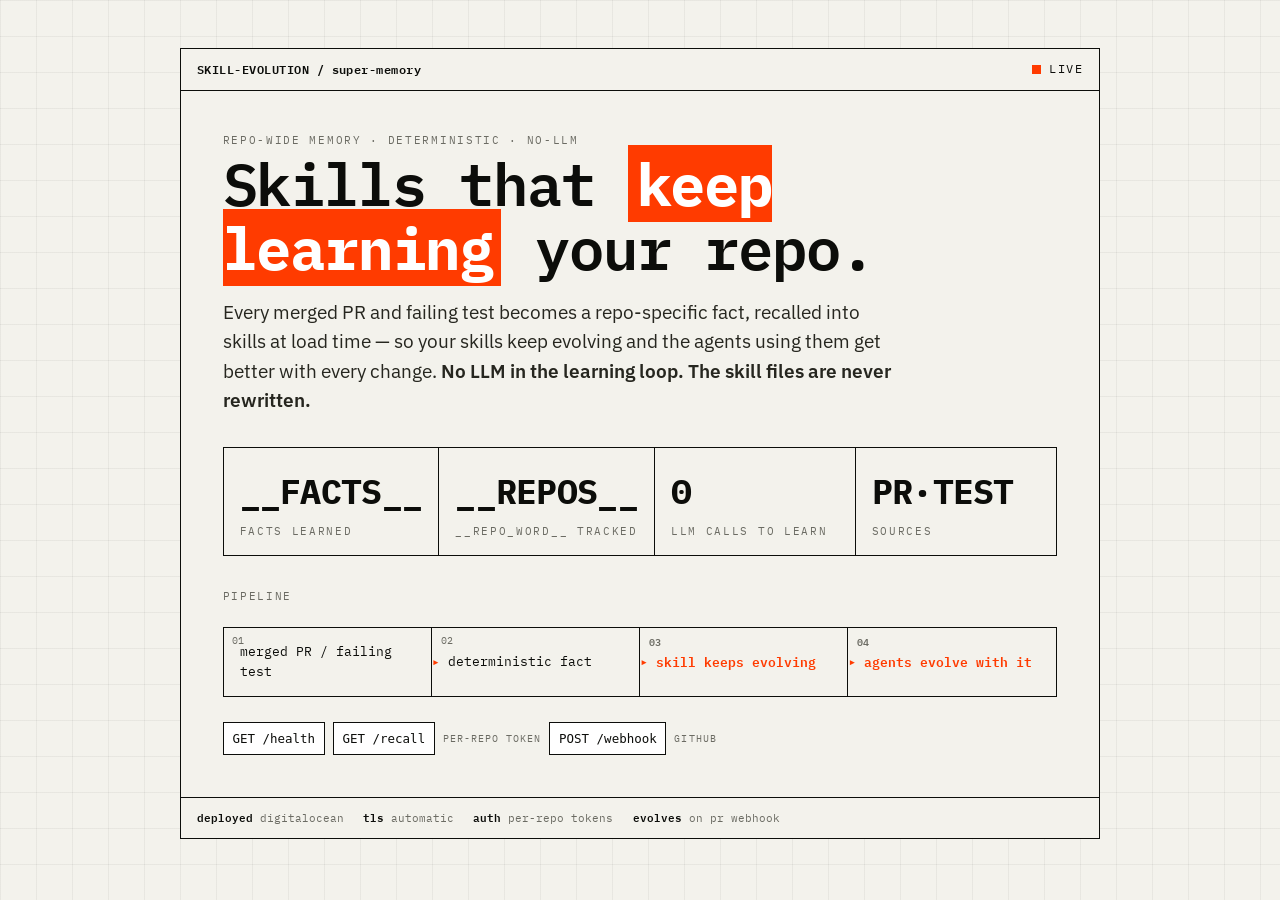
<file: server/home.html>
<!doctype html>
<html lang="en"><head><meta charset="utf-8">
<meta name="viewport" content="width=device-width,initial-scale=1">
<title>skill-evolution · super-memory</title>
<link rel="preconnect" href="https://fonts.googleapis.com">
<link rel="preconnect" href="https://fonts.gstatic.com" crossorigin>
<link href="https://fonts.googleapis.com/css2?family=IBM+Plex+Mono:wght@400;500;600;700&family=IBM+Plex+Sans:wght@400;500;600&display=swap" rel="stylesheet">
<style>
 :root{
   --paper:#f3f2ec; --ink:#0c0d0a; --line:#0c0d0a; --soft:#6b6b63;
   --acc:#ff3b00;             /* single hot accent, no gradients */
   --mono:"IBM Plex Mono",ui-monospace,SFMono-Regular,Menlo,monospace;
   --sans:"IBM Plex Sans",ui-sans-serif,system-ui,sans-serif;
   --grid:36px;
 }
 *{box-sizing:border-box}
 html,body{margin:0}
 body{
   background:var(--paper);color:var(--ink);font-family:var(--sans);line-height:1.55;
   /* visible engineering grid */
   background-image:linear-gradient(#0c0d0a0d 1px,transparent 1px),linear-gradient(90deg,#0c0d0a0d 1px,transparent 1px);
   background-size:var(--grid) var(--grid);
   -webkit-font-smoothing:antialiased;min-height:100vh;padding:clamp(1rem,4vw,3rem);
 }
 .sheet{max-width:920px;margin:0 auto;border:1.5px solid var(--line);background:var(--paper)}
 .lab{font-family:var(--mono);text-transform:uppercase;letter-spacing:.16em;font-size:.66rem;color:var(--soft)}

 /* title block (engineering-drawing header) */
 .block{display:flex;justify-content:space-between;align-items:center;gap:1rem;
   padding:.7rem 1rem;border-bottom:1.5px solid var(--line);font-family:var(--mono);font-size:.74rem}
 .block .id{font-weight:600;letter-spacing:.04em}
 .block .status{display:inline-flex;align-items:center;gap:.5rem;text-transform:uppercase;letter-spacing:.12em}
 .blip{width:9px;height:9px;background:var(--acc);display:inline-block;animation:blink 1.6s steps(1) infinite}
 @keyframes blink{50%{opacity:.25}}

 .pad{padding:clamp(1.4rem,4vw,2.6rem)}
 h1{font-family:var(--mono);font-weight:600;letter-spacing:-.02em;line-height:1.06;
   font-size:clamp(2rem,1rem + 5.5vw,3.7rem);margin:.2rem 0 1rem}
 .mark{background:var(--acc);color:#fff;padding:0 .14em;font-weight:700}
 .lede{font-size:clamp(1rem,.95rem + .4vw,1.18rem);max-width:62ch;color:#26261f}
 .lede b{font-weight:600}

 /* stats as a spec readout with hard cell dividers */
 .specs{display:grid;grid-template-columns:repeat(4,1fr);border:1.5px solid var(--line);margin:2rem 0}
 .specs div{padding:1rem;border-right:1.5px solid var(--line)}
 .specs div:last-child{border-right:0}
 .specs b{font-family:var(--mono);display:block;font-size:clamp(1.5rem,1rem + 2vw,2.2rem);font-weight:700;letter-spacing:-.02em}
 .specs .lab{margin-top:.25rem;display:block}
 @media(max-width:620px){.specs{grid-template-columns:repeat(2,1fr)}.specs div:nth-child(2){border-right:0}.specs div:nth-child(1),.specs div:nth-child(2){border-bottom:1.5px solid var(--line)}}

 /* pipeline drawn as a wired schematic */
 .wire{display:flex;flex-wrap:wrap;align-items:stretch;gap:0;border:1.5px solid var(--line);margin:1.4rem 0}
 .node{font-family:var(--mono);font-size:.82rem;padding:.85rem 1rem;flex:1 1 140px;min-width:140px;
   border-right:1.5px solid var(--line);display:flex;align-items:center;position:relative;background:var(--paper)}
 .node:last-child{border-right:0}
 .node.hot{color:var(--acc);font-weight:600}
 .node .n{position:absolute;top:.4rem;left:.55rem;font-size:.6rem;color:var(--soft)}
 .node::after{content:"▸";position:absolute;right:-9px;top:50%;transform:translateY(-50%);
   color:var(--acc);font-size:.8rem;z-index:1}
 .node:last-child::after{content:""}
 @media(max-width:620px){.node{border-right:0;border-bottom:1.5px solid var(--line)}.node:last-child{border-bottom:0}.node::after{display:none}}

 .api{display:flex;flex-wrap:wrap;gap:.5rem;align-items:center;font-family:var(--mono);font-size:.78rem;margin-top:1.6rem}
 .api code{border:1.5px solid var(--line);padding:.35rem .55rem;background:#fff}
 .api small{color:var(--soft);text-transform:uppercase;letter-spacing:.1em;font-size:.64rem}

 footer{border-top:1.5px solid var(--line);padding:.7rem 1rem;font-family:var(--mono);
   font-size:.68rem;color:var(--soft);display:flex;flex-wrap:wrap;gap:.4rem 1.2rem}
 footer b{color:var(--ink);font-weight:600}
 @media(prefers-reduced-motion:reduce){.blip{animation:none}}
</style></head>
<body>
 <div class="sheet">
  <div class="block">
   <span class="id">SKILL-EVOLUTION / super-memory</span>
   <span class="status"><span class="blip"></span> live</span>
  </div>

  <div class="pad">
   <div class="lab">repo-wide memory · deterministic · no-LLM</div>
   <h1>Skills that <span class="mark">keep learning</span> your repo.</h1>
   <p class="lede">Every merged PR and failing test becomes a repo-specific fact, recalled
    into skills at load time — so your skills keep evolving and the agents using them get
    better with every change. <b>No LLM in the learning loop. The skill files are never
    rewritten.</b></p>

   <div class="specs">
    <div><b>__FACTS__</b><span class="lab">facts learned</span></div>
    <div><b>__REPOS__</b><span class="lab">__REPO_WORD__ tracked</span></div>
    <div><b>0</b><span class="lab">LLM calls to learn</span></div>
    <div><b>PR·TEST</b><span class="lab">sources</span></div>
   </div>

   <div class="lab">pipeline</div>
   <div class="wire">
    <span class="node"><span class="n">01</span>merged PR / failing test</span>
    <span class="node"><span class="n">02</span>deterministic fact</span>
    <span class="node hot"><span class="n">03</span>skill keeps evolving</span>
    <span class="node hot"><span class="n">04</span>agents evolve with it</span>
   </div>

   <div class="api">
    <code>GET /health</code><code>GET /recall</code><small>per-repo token</small>
    <code>POST /webhook</code><small>github</small>
   </div>
  </div>

  <footer>
   <span><b>deployed</b> digitalocean</span><span><b>tls</b> automatic</span>
   <span><b>auth</b> per-repo tokens</span><span><b>evolves</b> on pr webhook</span>
  </footer>
 </div>
</body></html>
</file>
